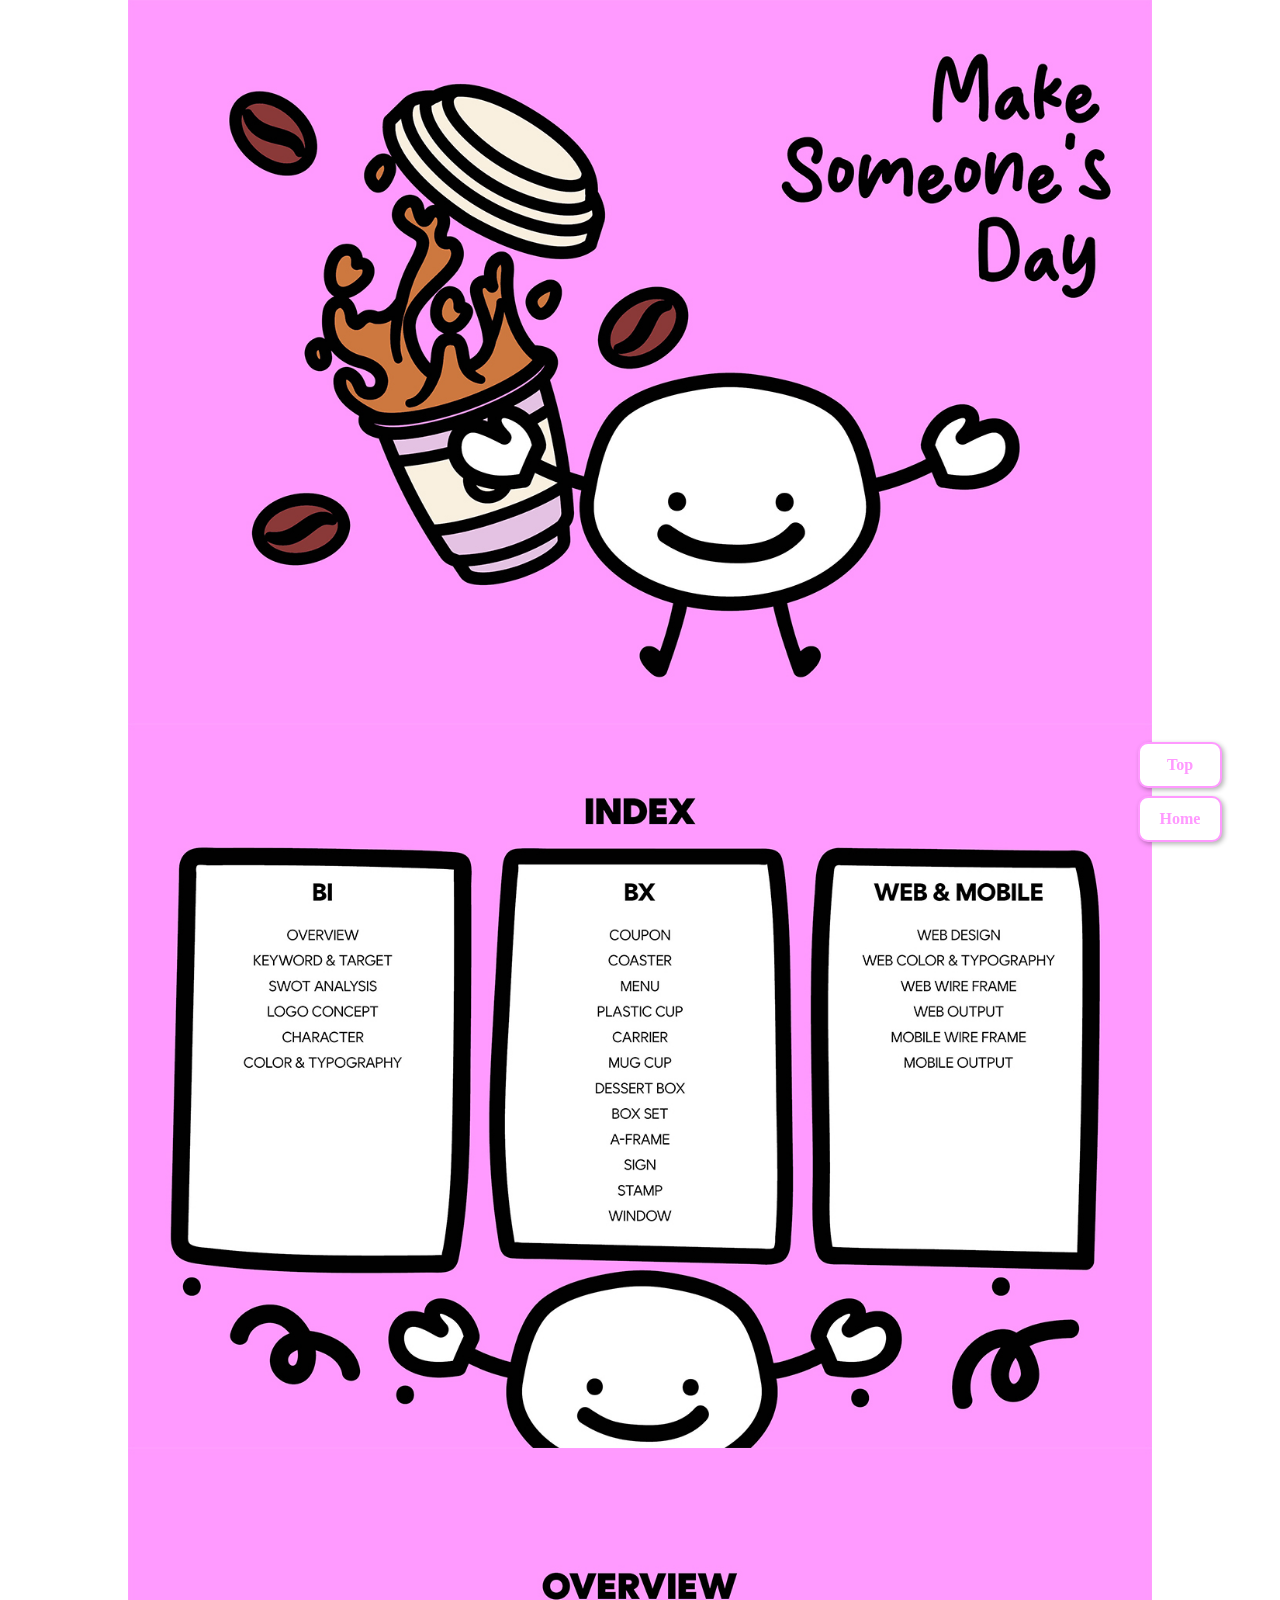
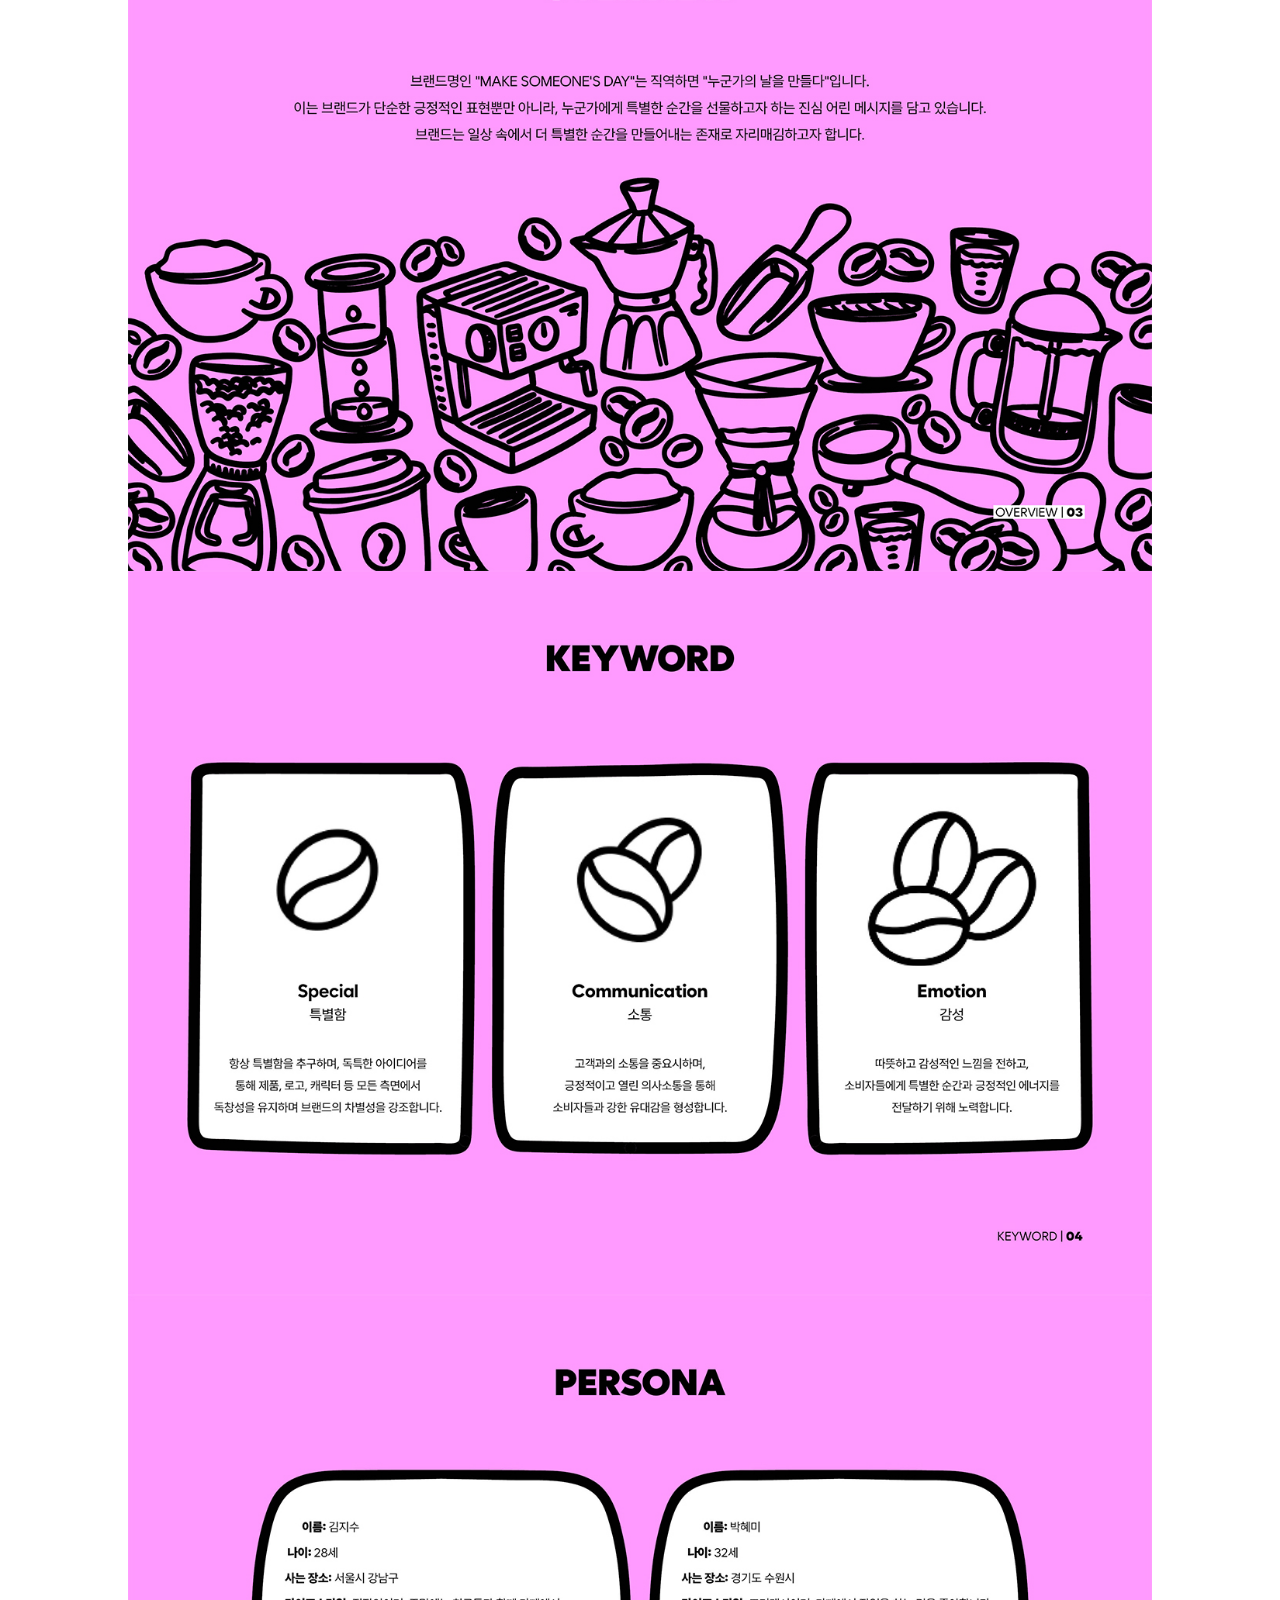
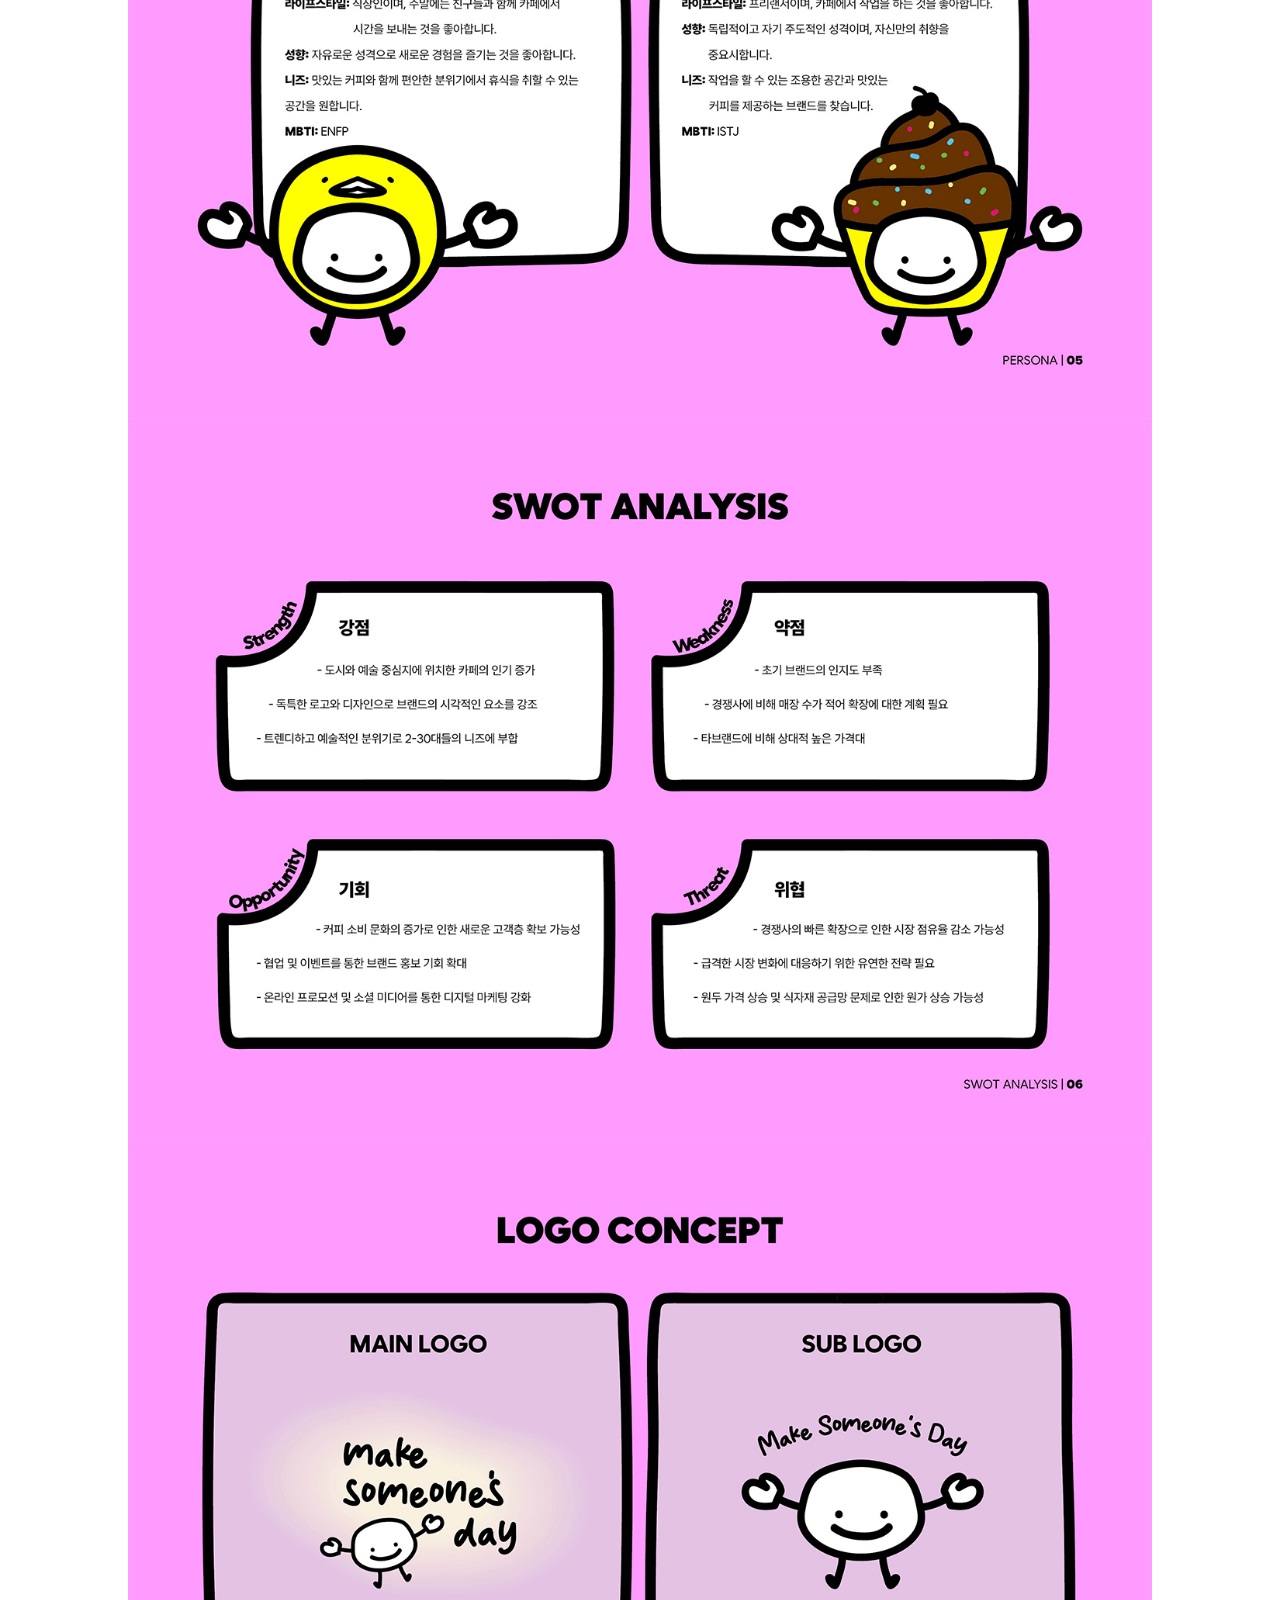
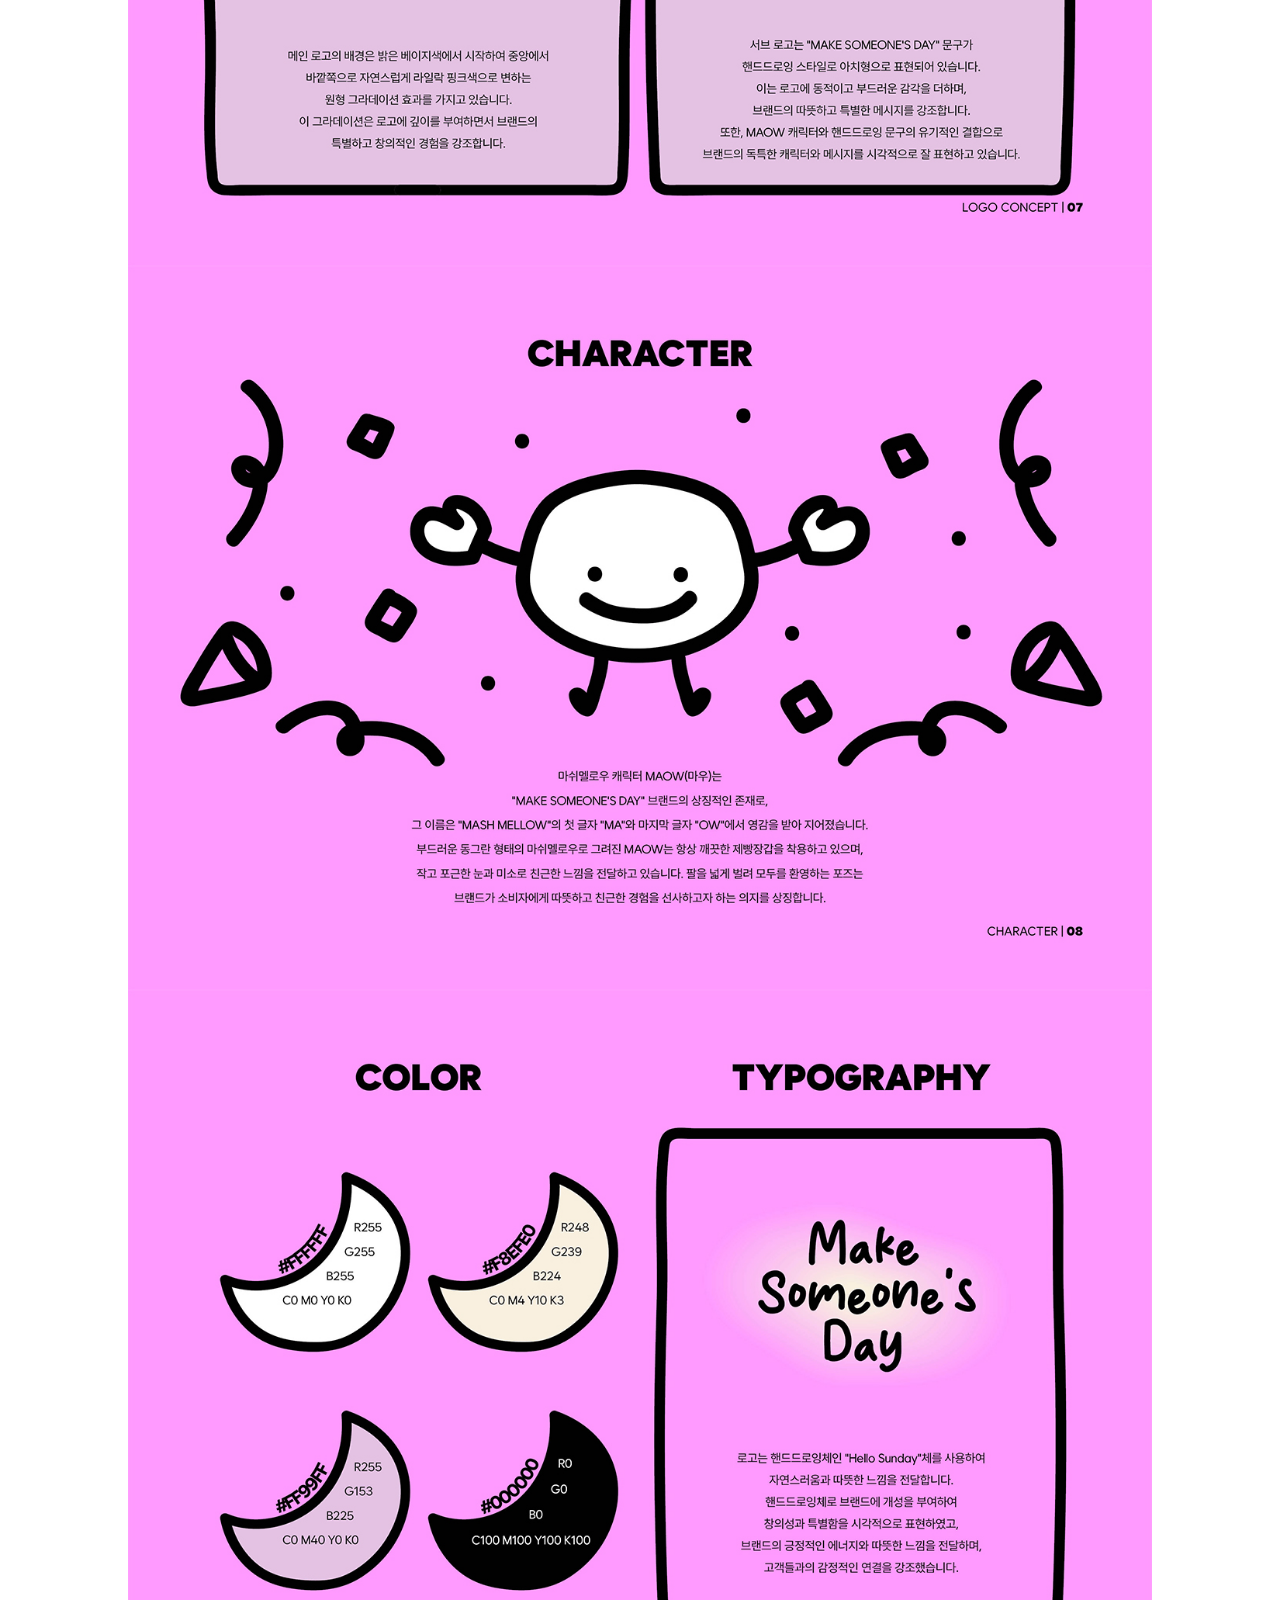
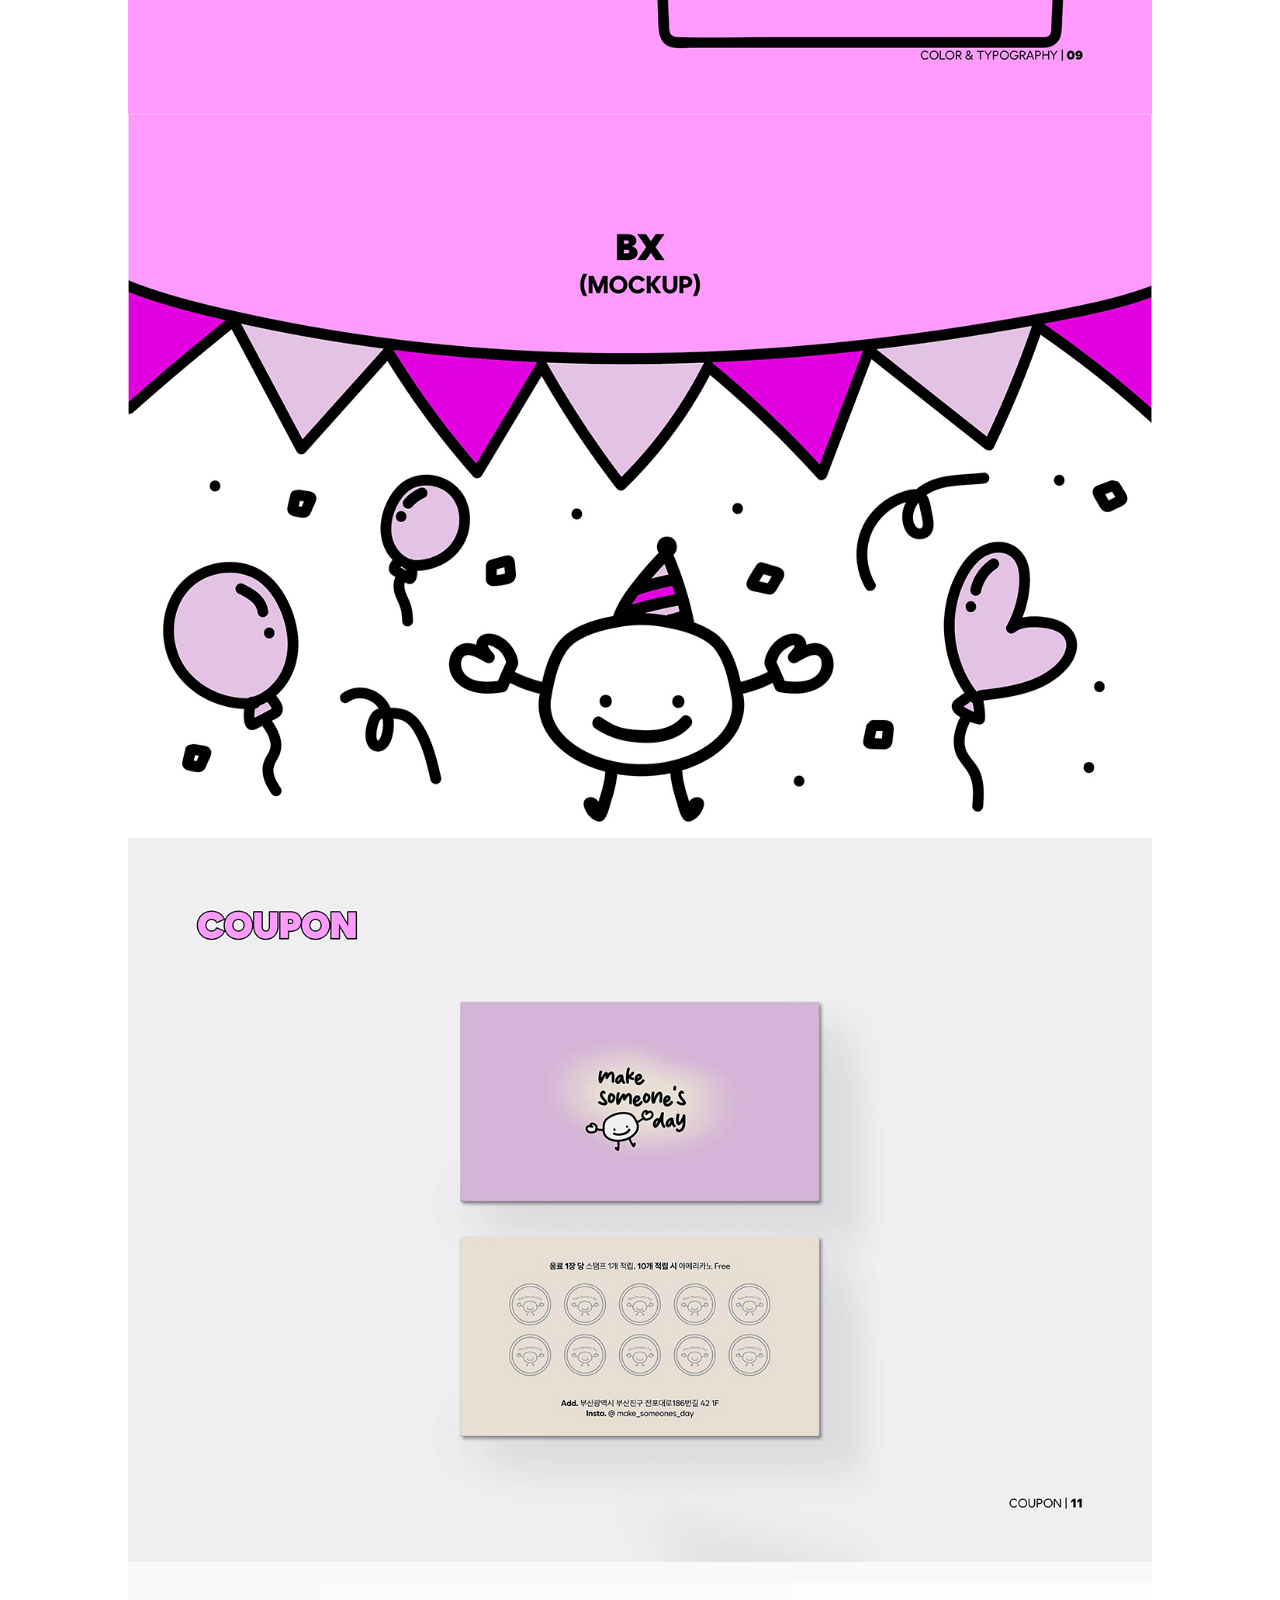
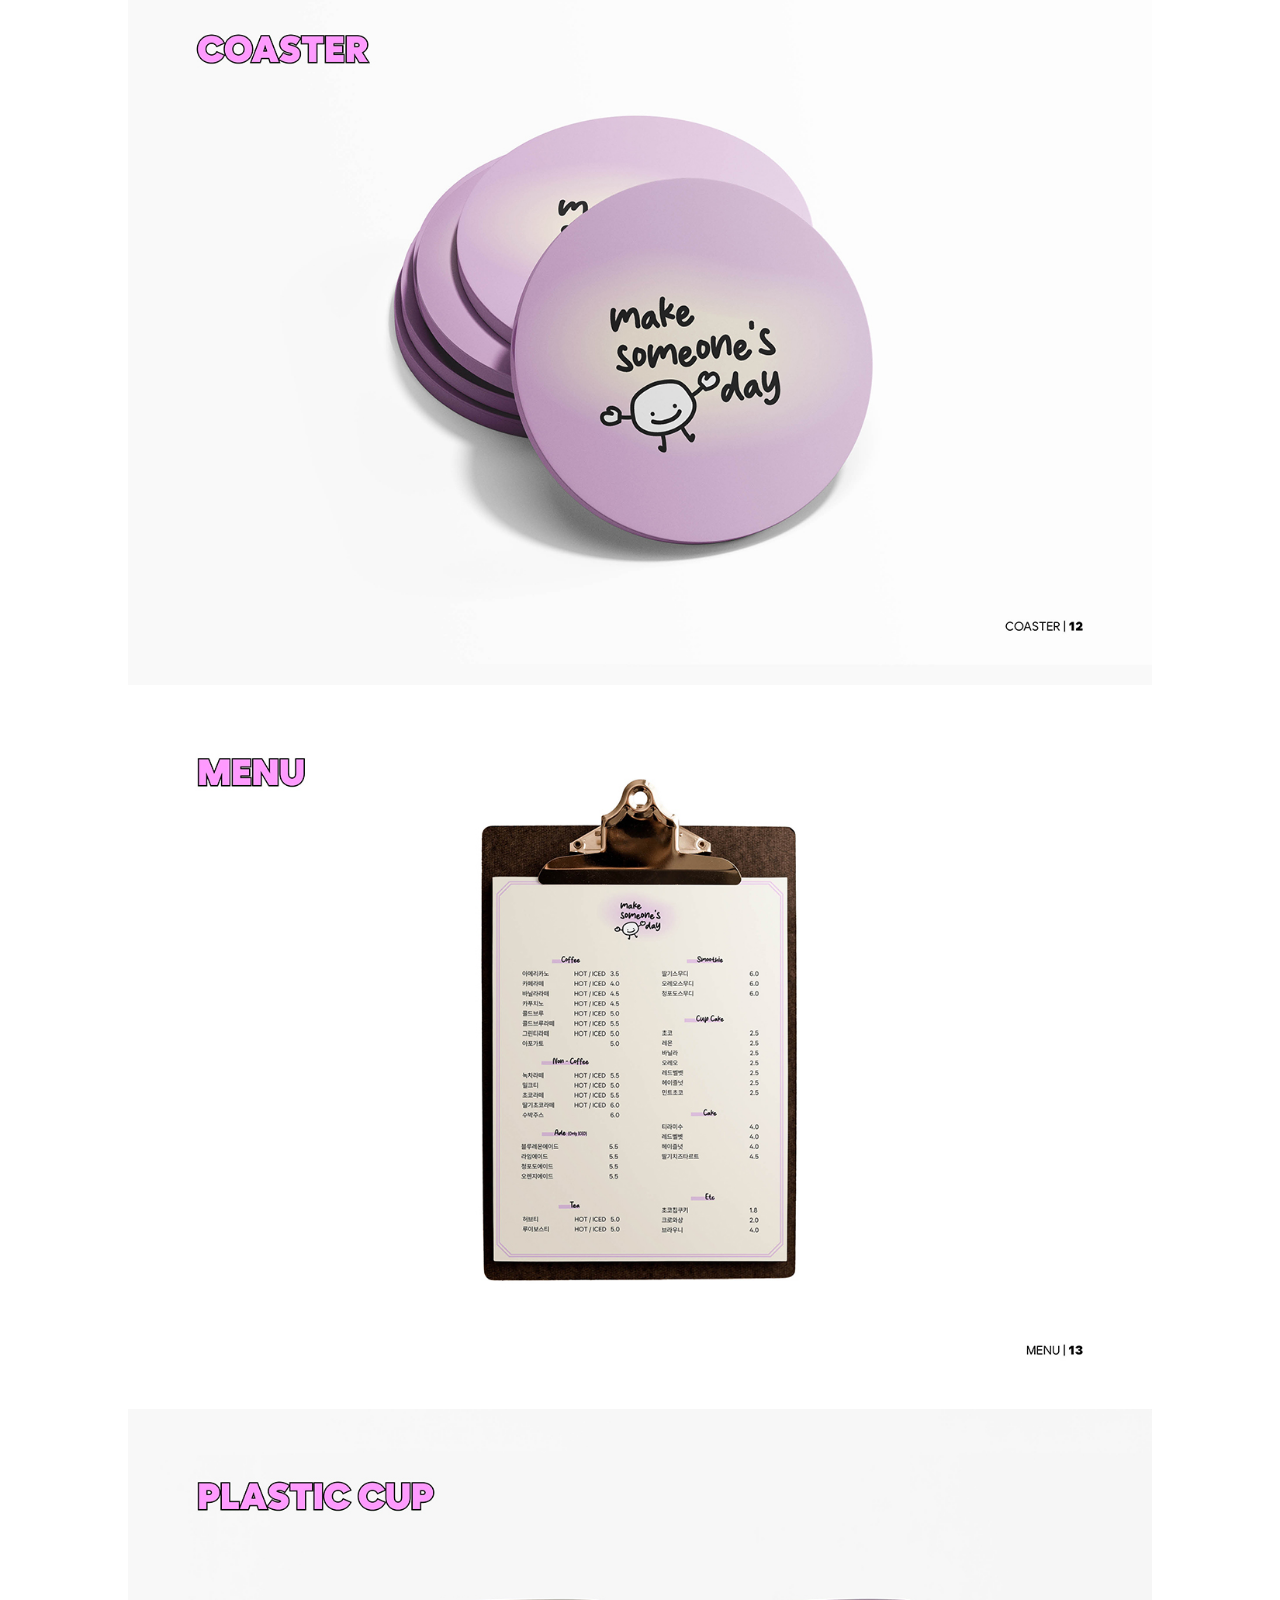
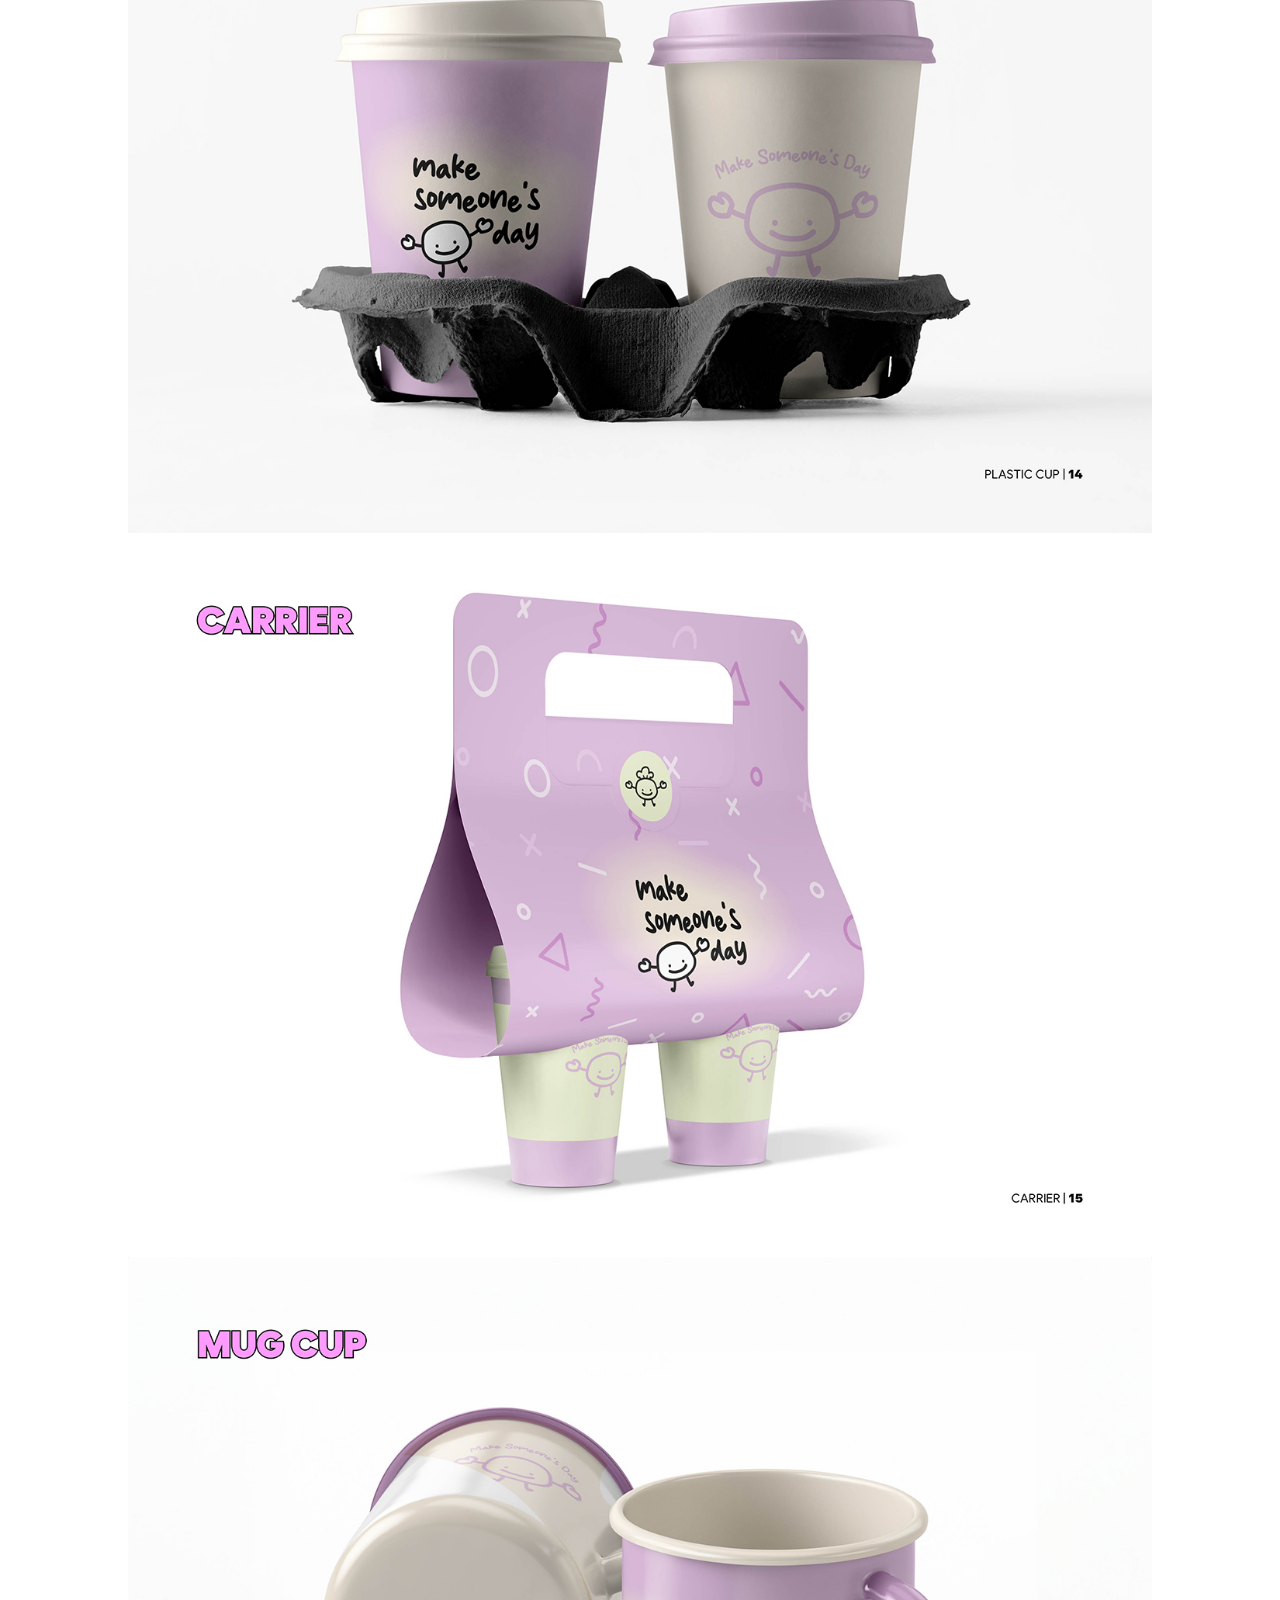
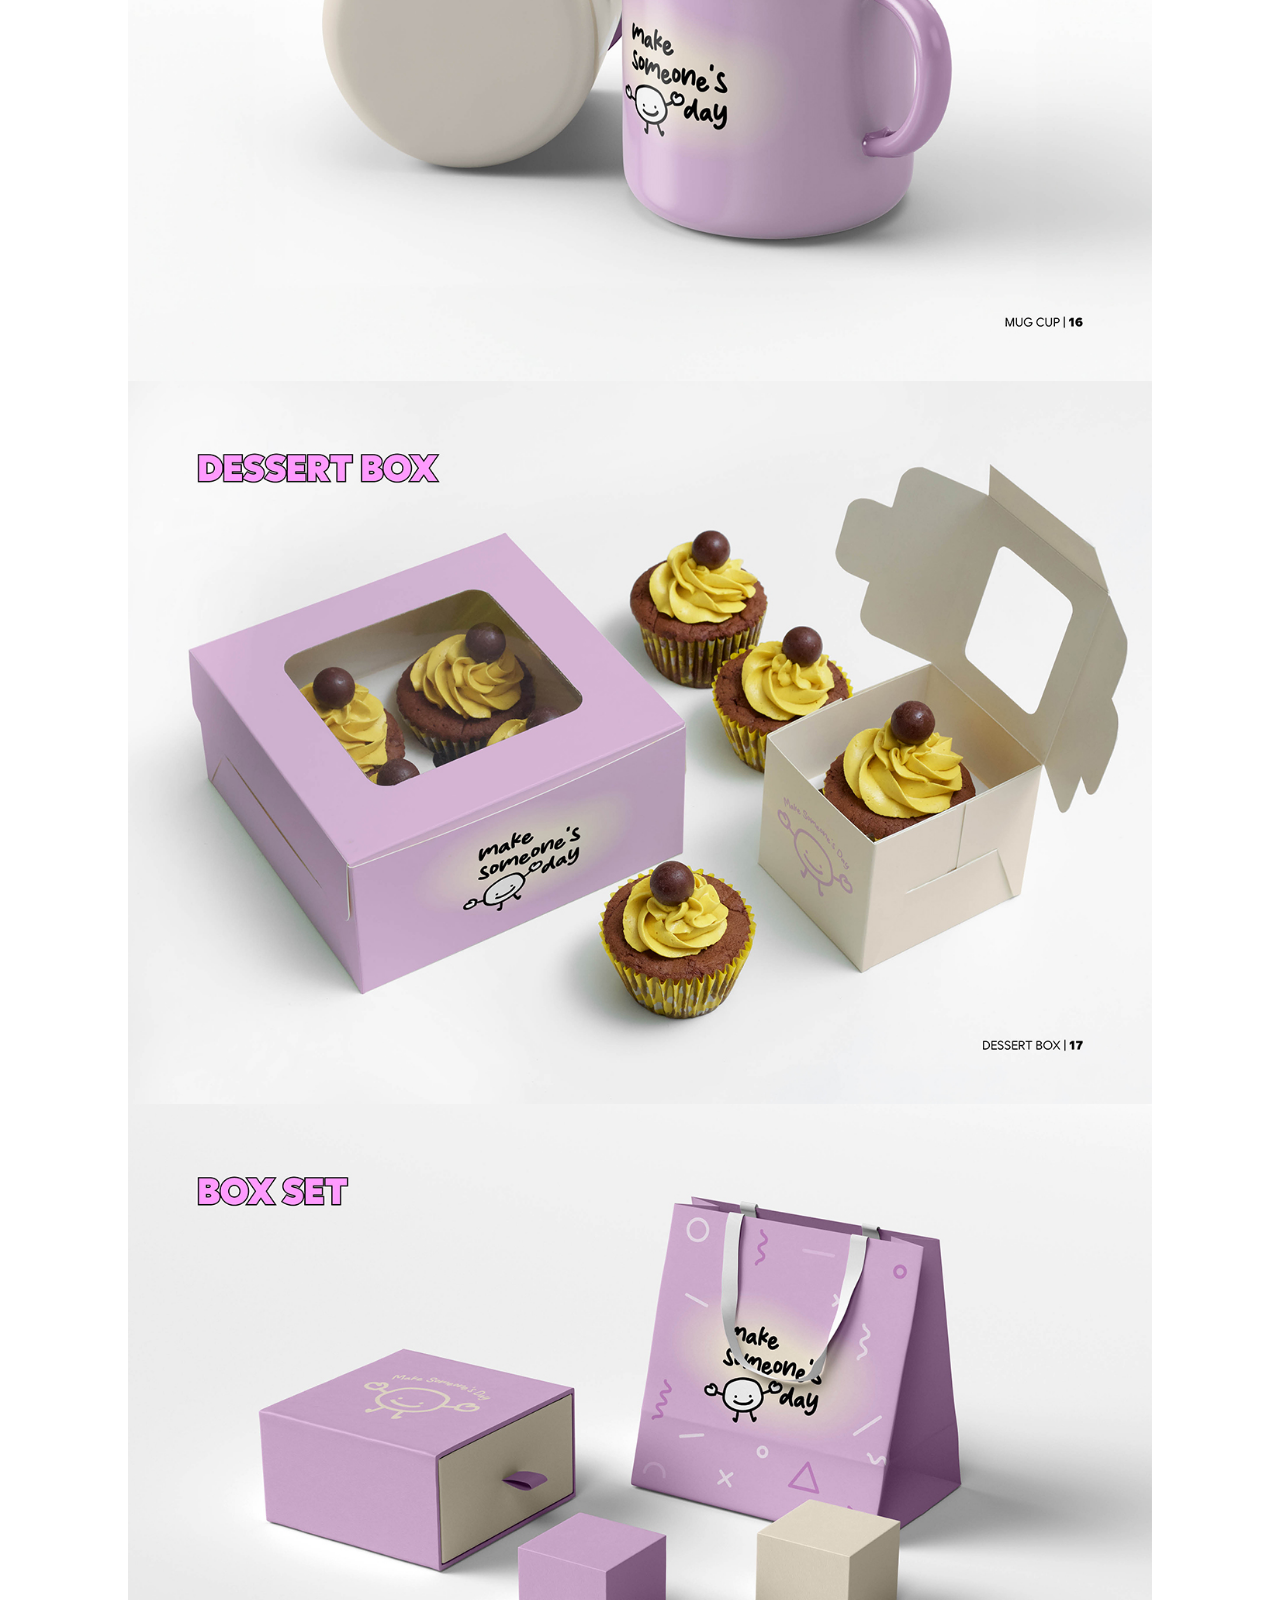
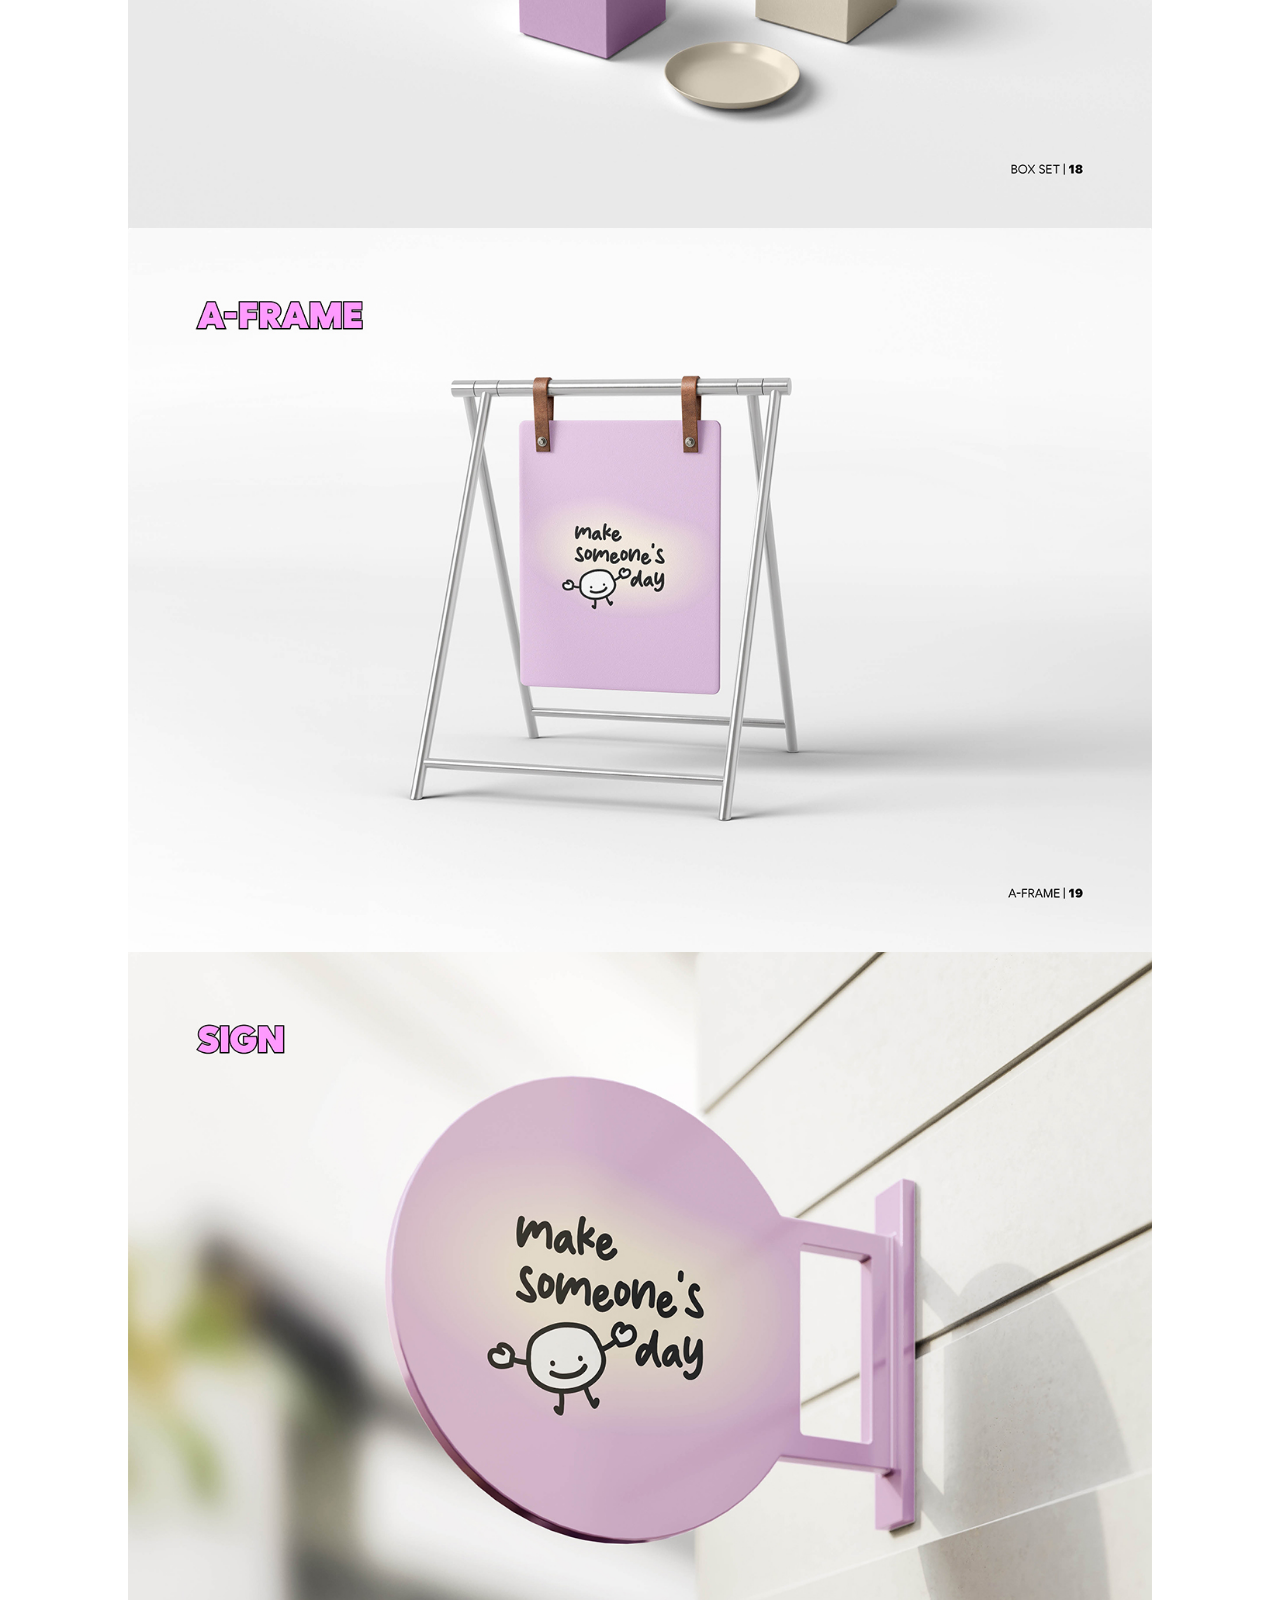
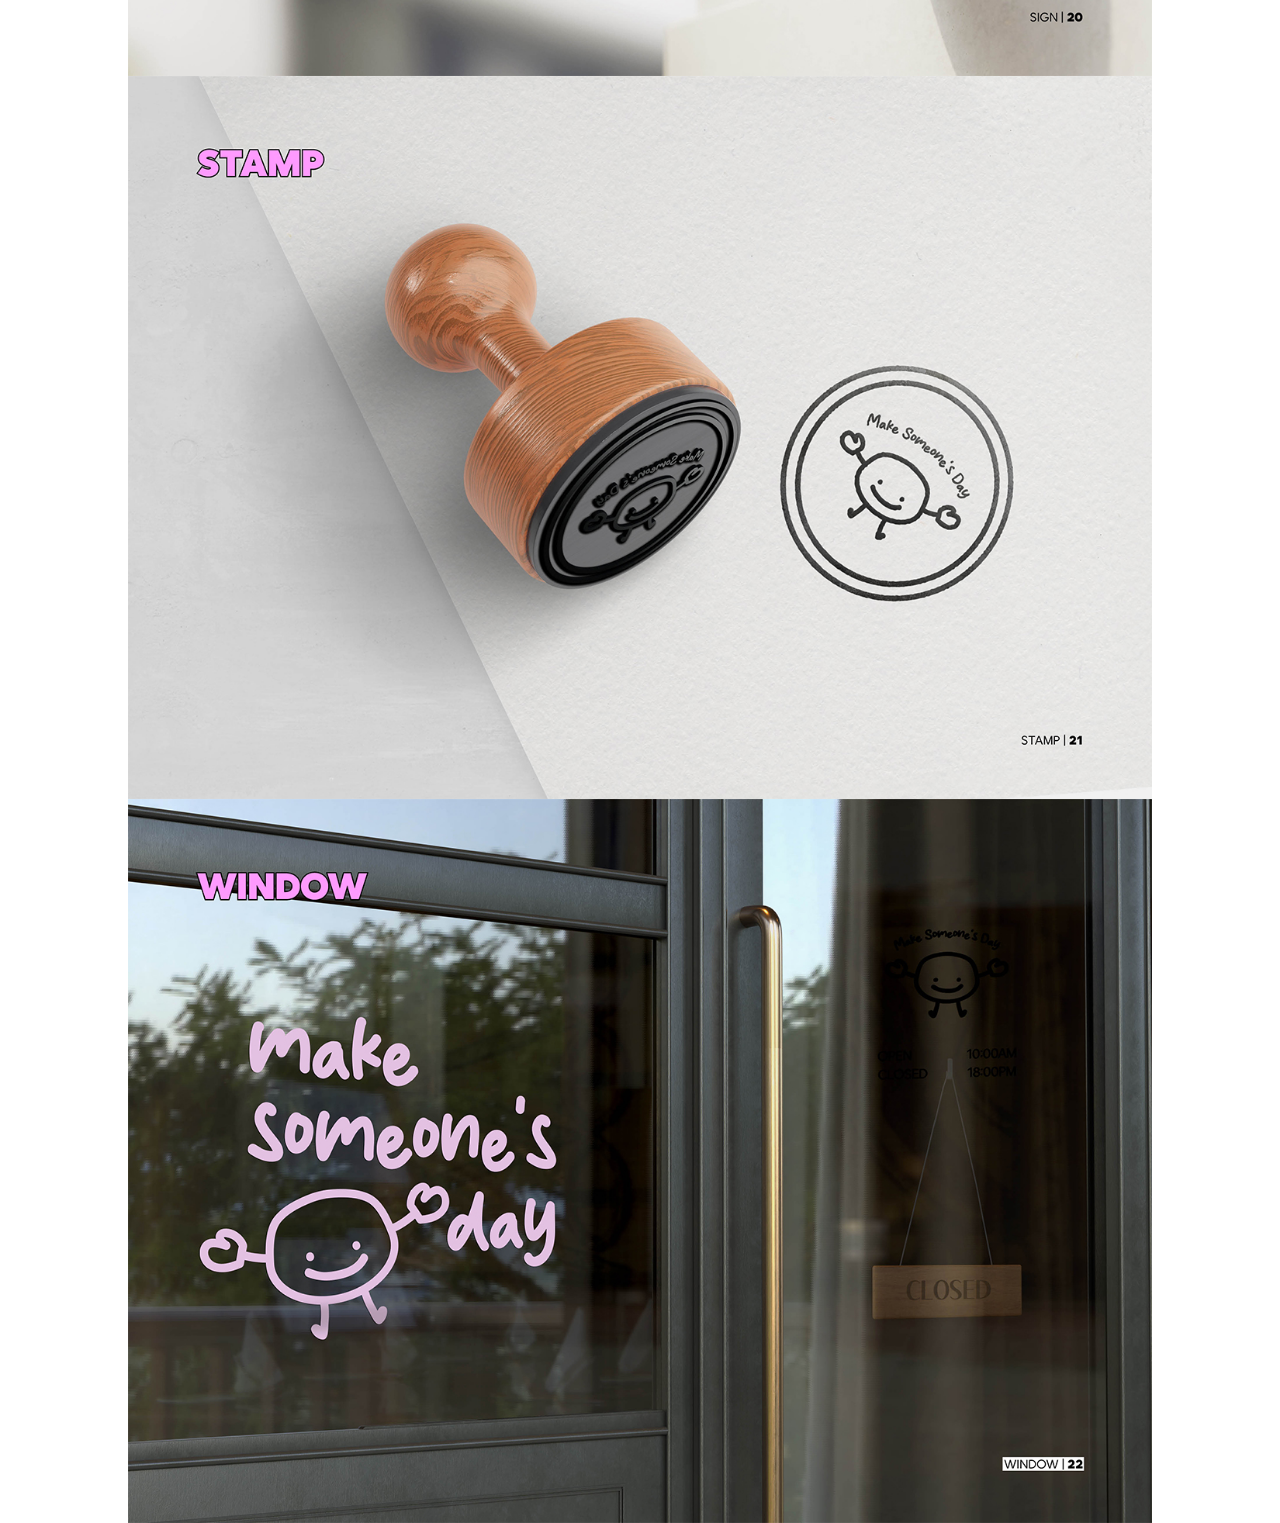
<file: cafe_guide/bi.html>
<!DOCTYPE html>
<html lang="ko">

<head>
    <meta charset="UTF-8">
    <meta http-equiv="X-UA-Compatible" content="IE=edge">
    <meta name="viewport" content="width=device-width, initial-scale=1">
    <title>Make Someone's Day_BI/BX</title>

    <link href="./guide_img/pabicon.png" rel="icon" type="image/png" sizes="32x32"><!--파비콘-->
    <link href="https://webfontworld.github.io/pretendard/Pretendard.css" rel="stylesheet">
    <link rel="stylesheet" href="./guide.css">
</head>

<body>
    <div class="brand1">
        <!-- bi 이미지 넣기(너비 1320px) -->
        <img src="./guide_img/makesomeonesday.jpg" alt="앞표지">
        <img src="./guide_img/makesomeonesday2.jpg" alt="INDEX">
        <img src="./guide_img/makesomeonesday3.jpg" alt="OVERVIEW">
        <img src="./guide_img/makesomeonesday4.jpg" alt="KEYWORD">
        <img src="./guide_img/makesomeonesday5.jpg" alt="PERSONA">
        <img src="./guide_img/makesomeonesday6.jpg" alt="SWOT">
        <img src="./guide_img/makesomeonesday7.jpg" alt="LOGO">
        <img src="./guide_img/makesomeonesday8.jpg" alt="CHARACTER">
        <img src="./guide_img/makesomeonesday9.jpg" alt="COLOR&TYPOGRAPHY">
        <img src="./guide_img/makesomeonesday10.jpg" alt="BX">
        <img src="./guide_img/makesomeonesday11.jpg" alt="COUPON">
        <img src="./guide_img/makesomeonesday12.jpg" alt="COASTER">
        <img src="./guide_img/makesomeonesday13.jpg" alt="MENU">
        <img src="./guide_img/makesomeonesday14.jpg" alt="PLASTIC_CUP">
        <img src="./guide_img/makesomeonesday15.jpg" alt="CARRIER">
        <img src="./guide_img/makesomeonesday16.jpg" alt="MUG_CUP">
        <img src="./guide_img/makesomeonesday17.jpg" alt="DESSERT_BOX">
        <img src="./guide_img/makesomeonesday18.jpg" alt="BOX_SET">
        <img src="./guide_img/makesomeonesday19.jpg" alt="A-FRAME">
        <img src="./guide_img/makesomeonesday20.jpg" alt="SIGN">
        <img src="./guide_img/makesomeonesday21.jpg" alt="STAMP">
        <img src="./guide_img/makesomeonesday22.jpg" alt="WINDOW">

        <!-- 버튼 -->
        <ul class="btn_1">
            <li><a href="#">Top</a></li>
            <li><a href="../index.html#projects">Home</a></li>
        </ul>
    </div>

    <script src="https://code.jquery.com/jquery-2.2.0.min.js"></script><!-- 제이쿼리 라이브러리,수정X -->
    <script>
        $('.btn_1 li:nth-of-type(1)').click(function () {
            $('html, body').animate({ scrollTop: 0 }, 400);
            return false;
        });
    </script>
</body>

</html>
</file>
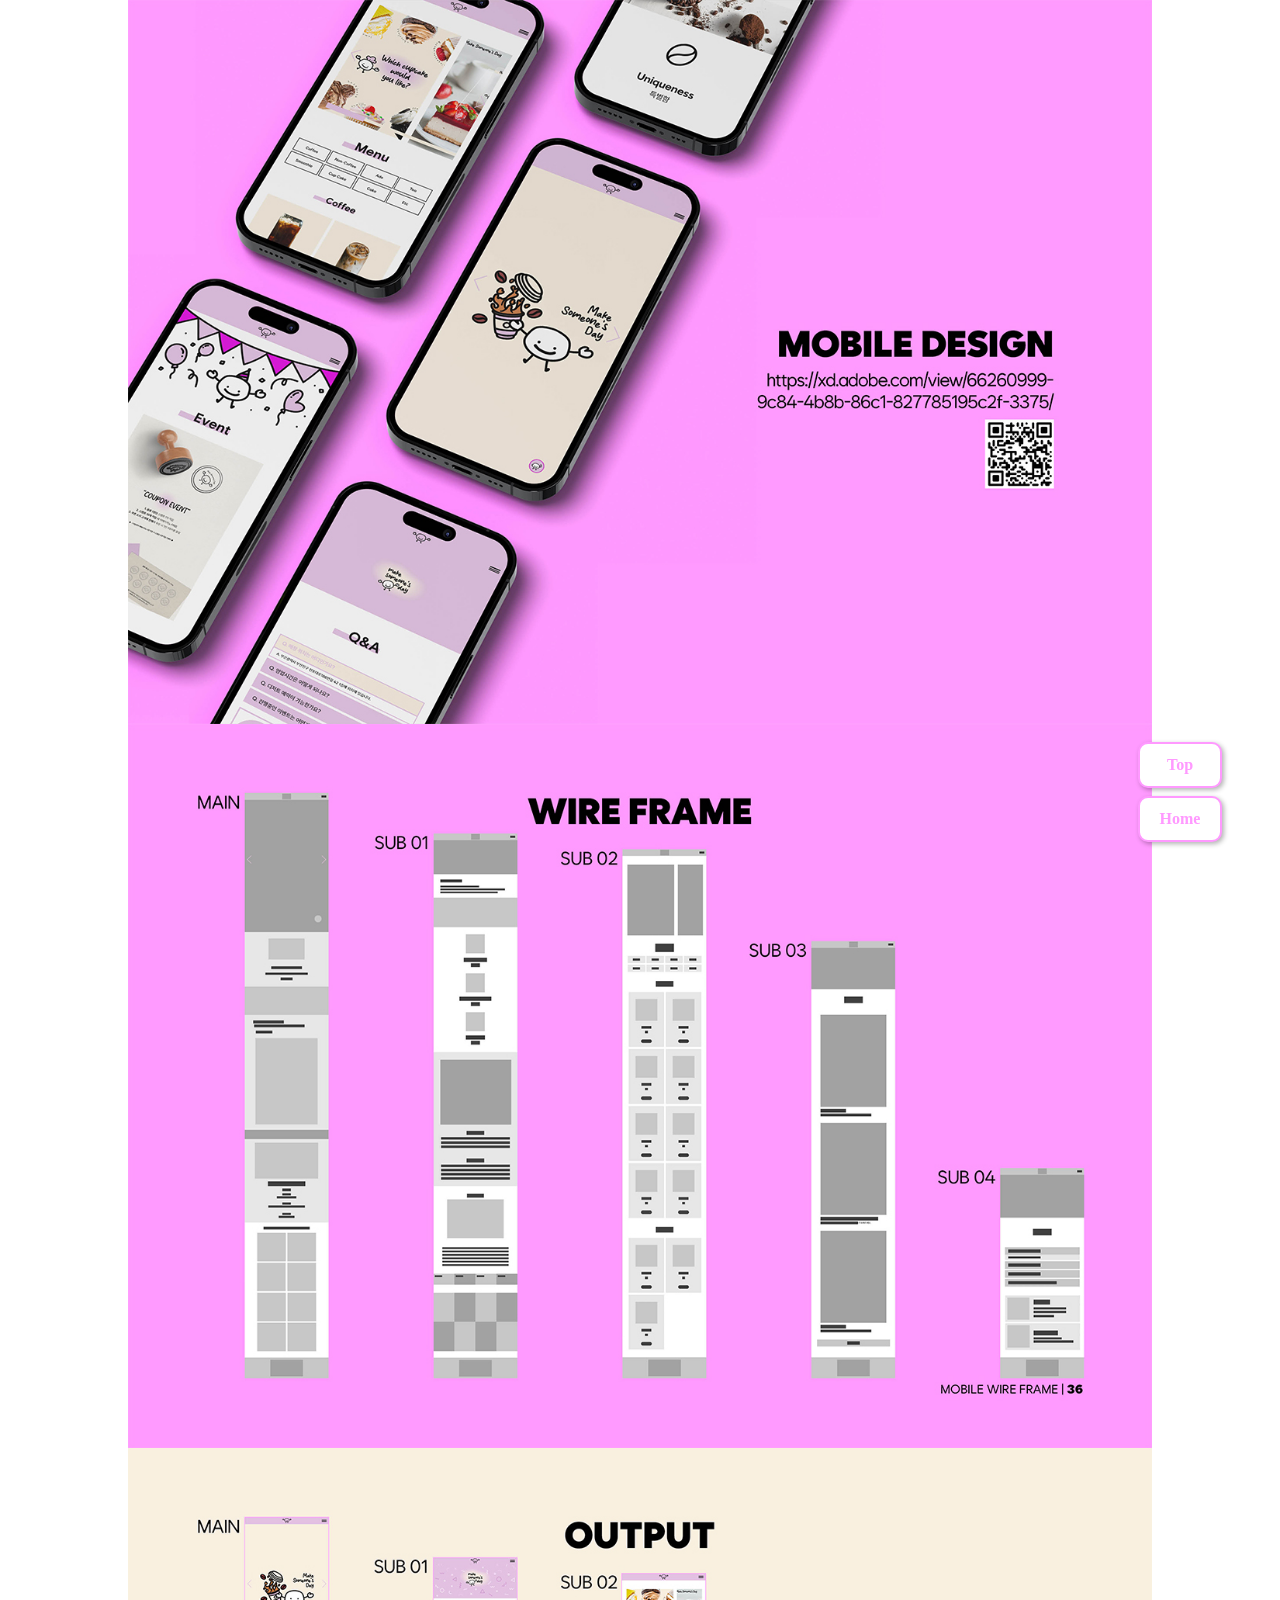
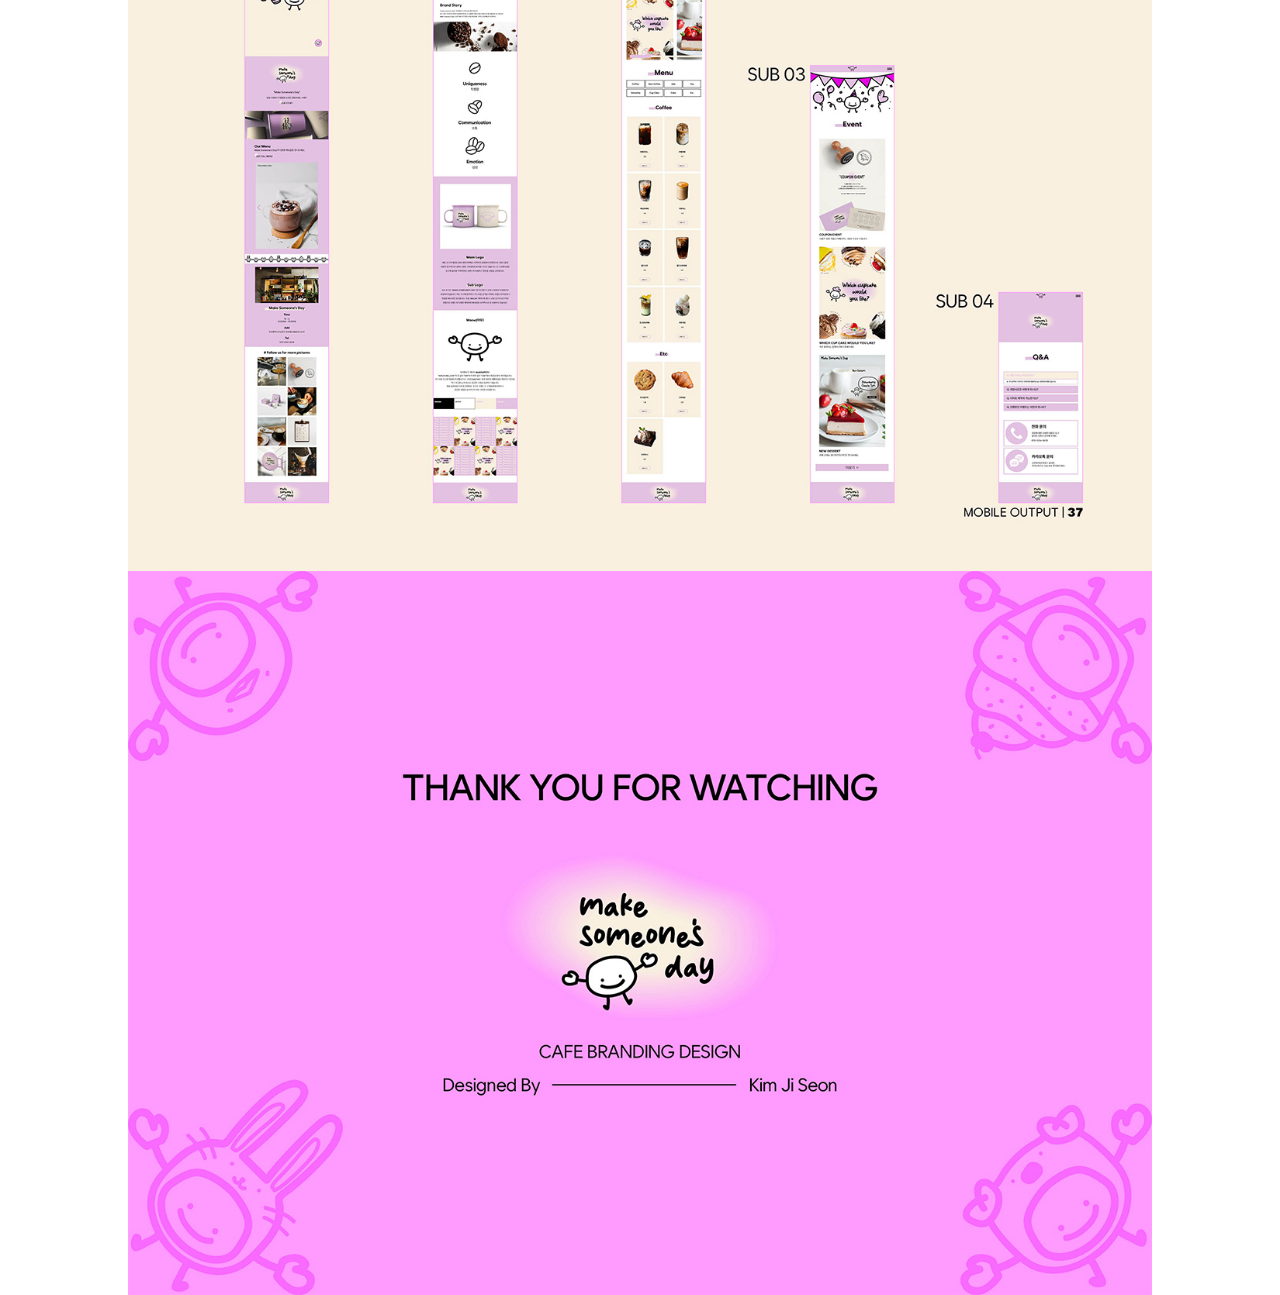
<file: cafe_guide/mobile.html>
<!DOCTYPE html>
<html lang="ko">
<head>
    <meta charset="UTF-8">
    <meta http-equiv="X-UA-Compatible" content="IE=edge">
    <meta name="viewport" content="width=device-width, initial-scale=1">
    <title>Make Someone's Day_MOBILE</title>
    
    <link href="./guide_img/pabicon.png" rel="icon" type="image/png" sizes="32x32"><!--파비콘-->
    <link href="https://webfontworld.github.io/pretendard/Pretendard.css" rel="stylesheet">
    <link rel="stylesheet" href="./guide.css">
</head>
<body>
    <div class="brand1">
        <img src="./guide_img/makesomeonesday35.jpg" alt="mobile_design">
        <img src="./guide_img/makesomeonesday36.jpg" alt="mobile_wireframe">
        <img src="./guide_img/makesomeonesday37.jpg" alt="mobile_output">
        <img src="./guide_img/makesomeonesday38.jpg" alt="뒷표지">

        <!-- 버튼 -->
        <ul class="btn_1">
			<li><a href="#">Top</a></li>
			<li><a href="../index.html#projects">Home</a></li>
		</ul>
    </div>

    
    <script src="https://code.jquery.com/jquery-2.2.0.min.js"></script><!-- 제이쿼리 라이브러리,수정X -->
    <script>
        $('.btn_1 li:nth-of-type(1)').click(function () {
            $('html, body').animate({ scrollTop: 0 }, 400);
            return false;
        });
    </script>
</body>
</html>
</file>
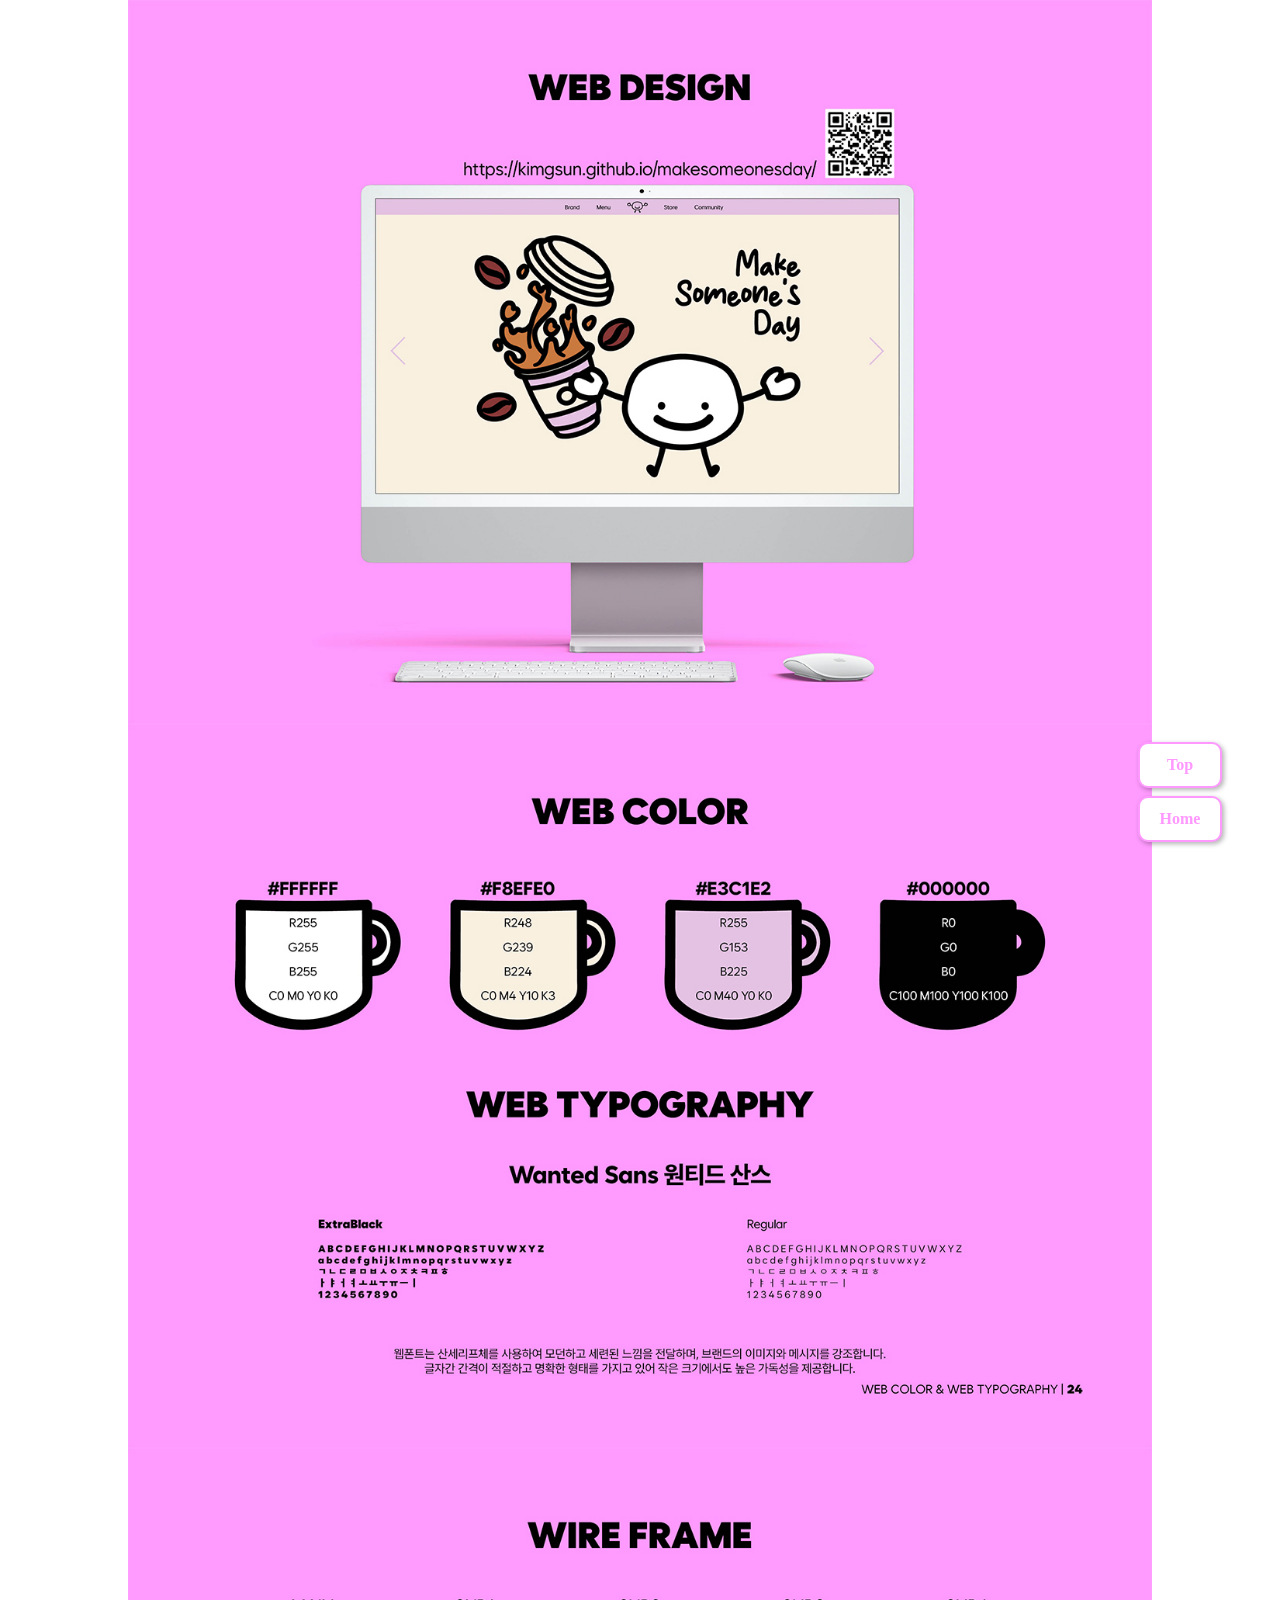
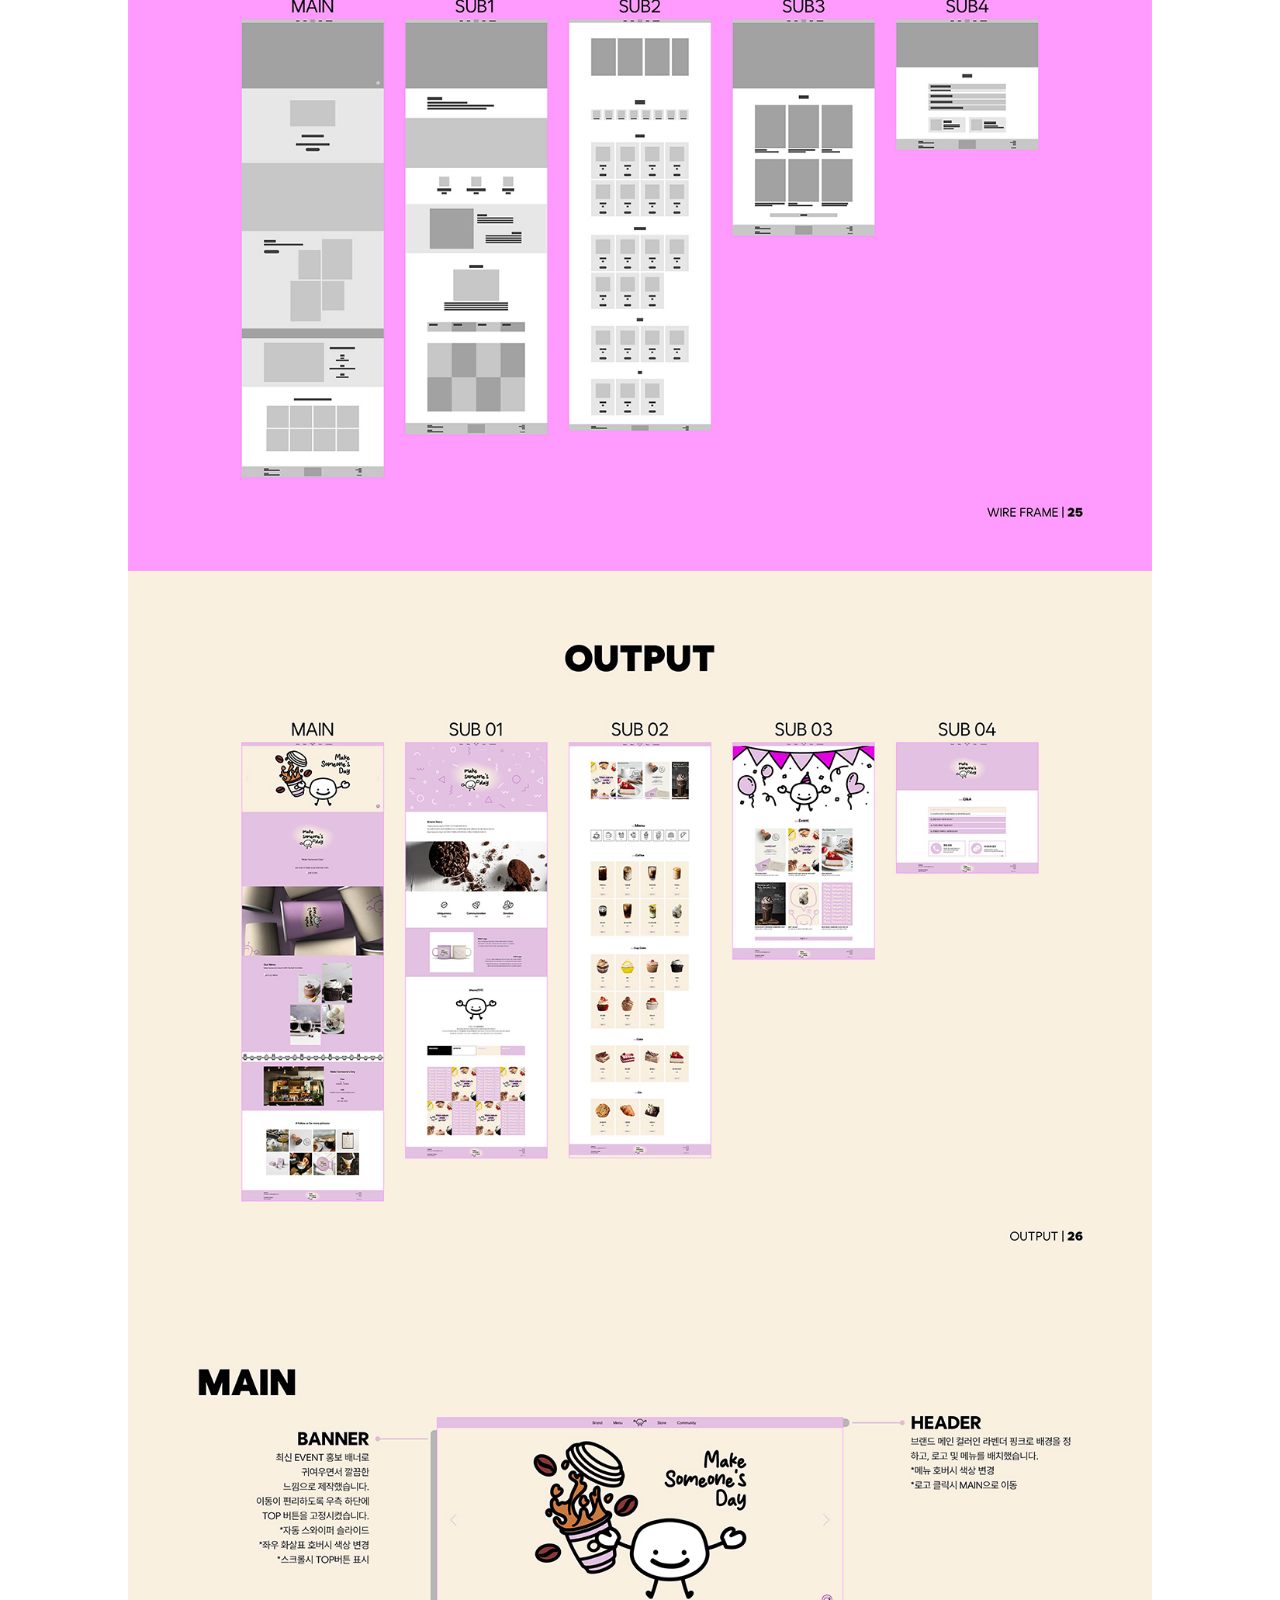
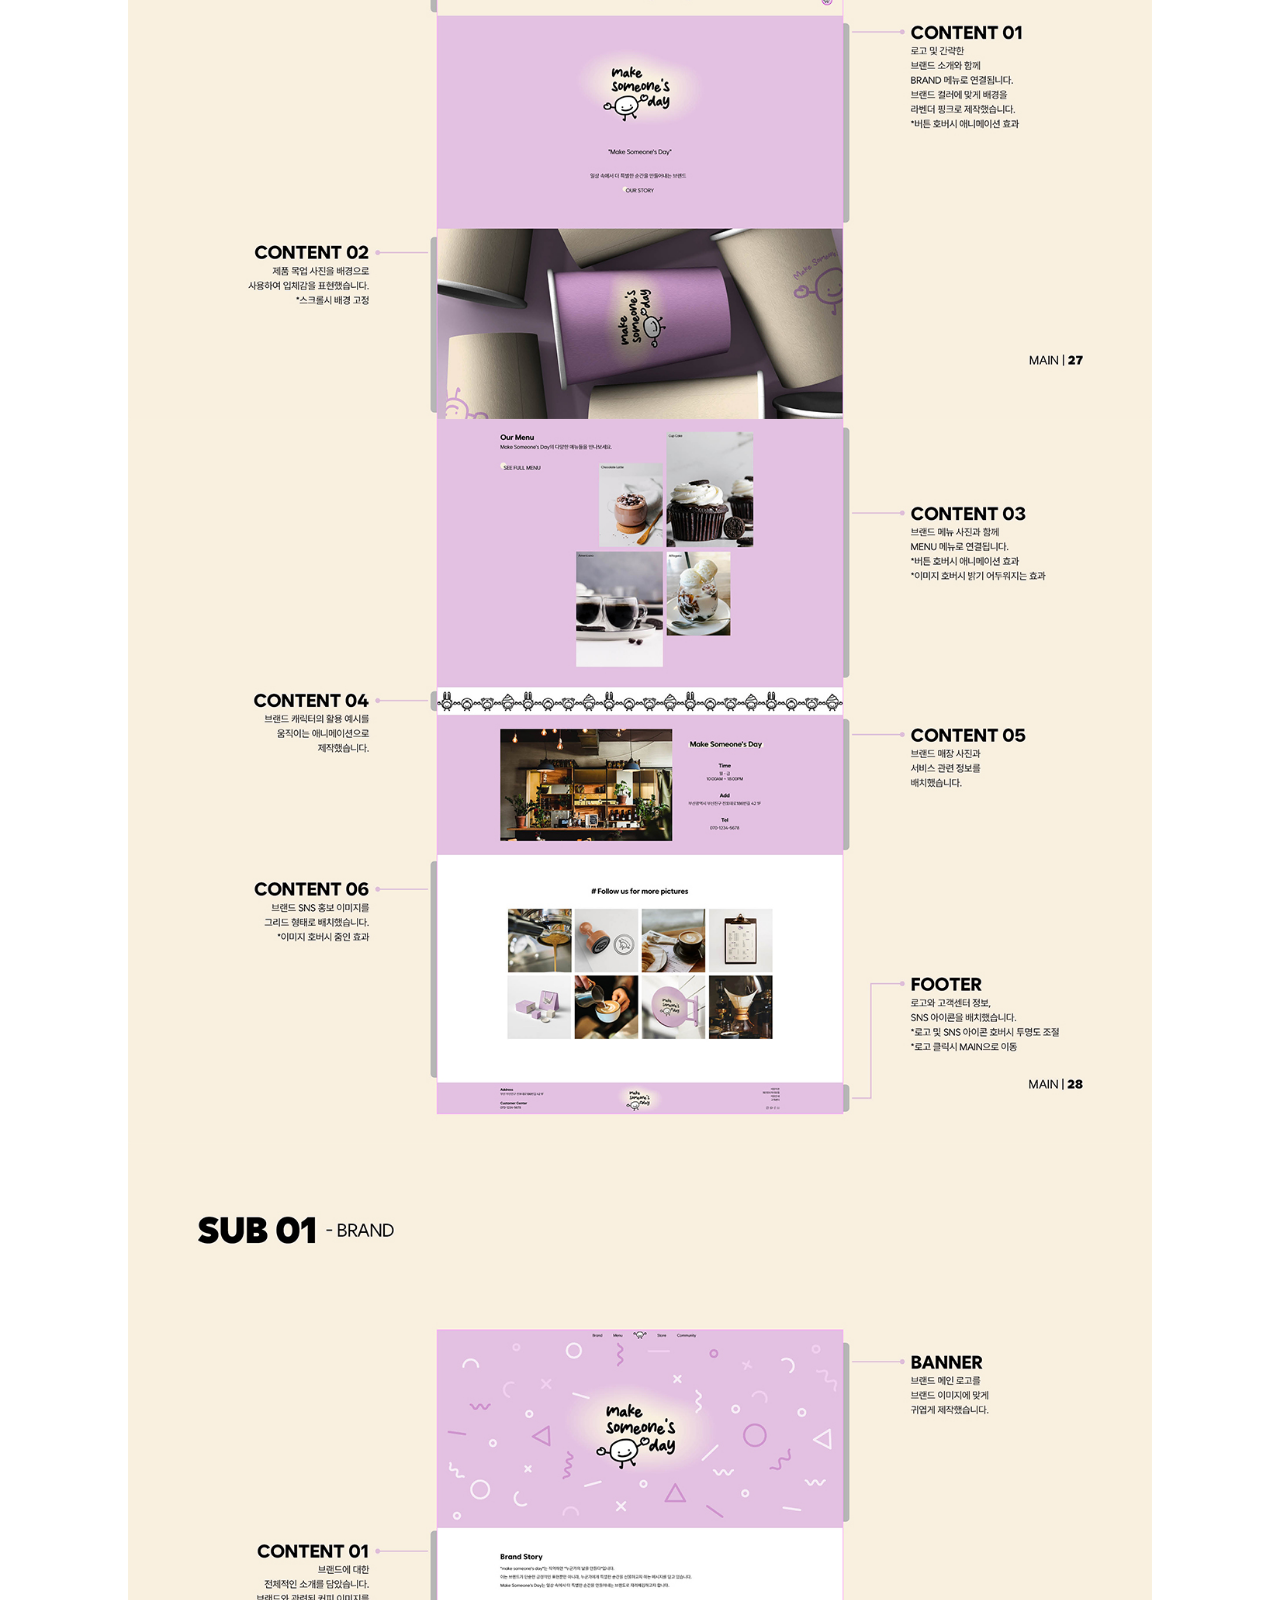
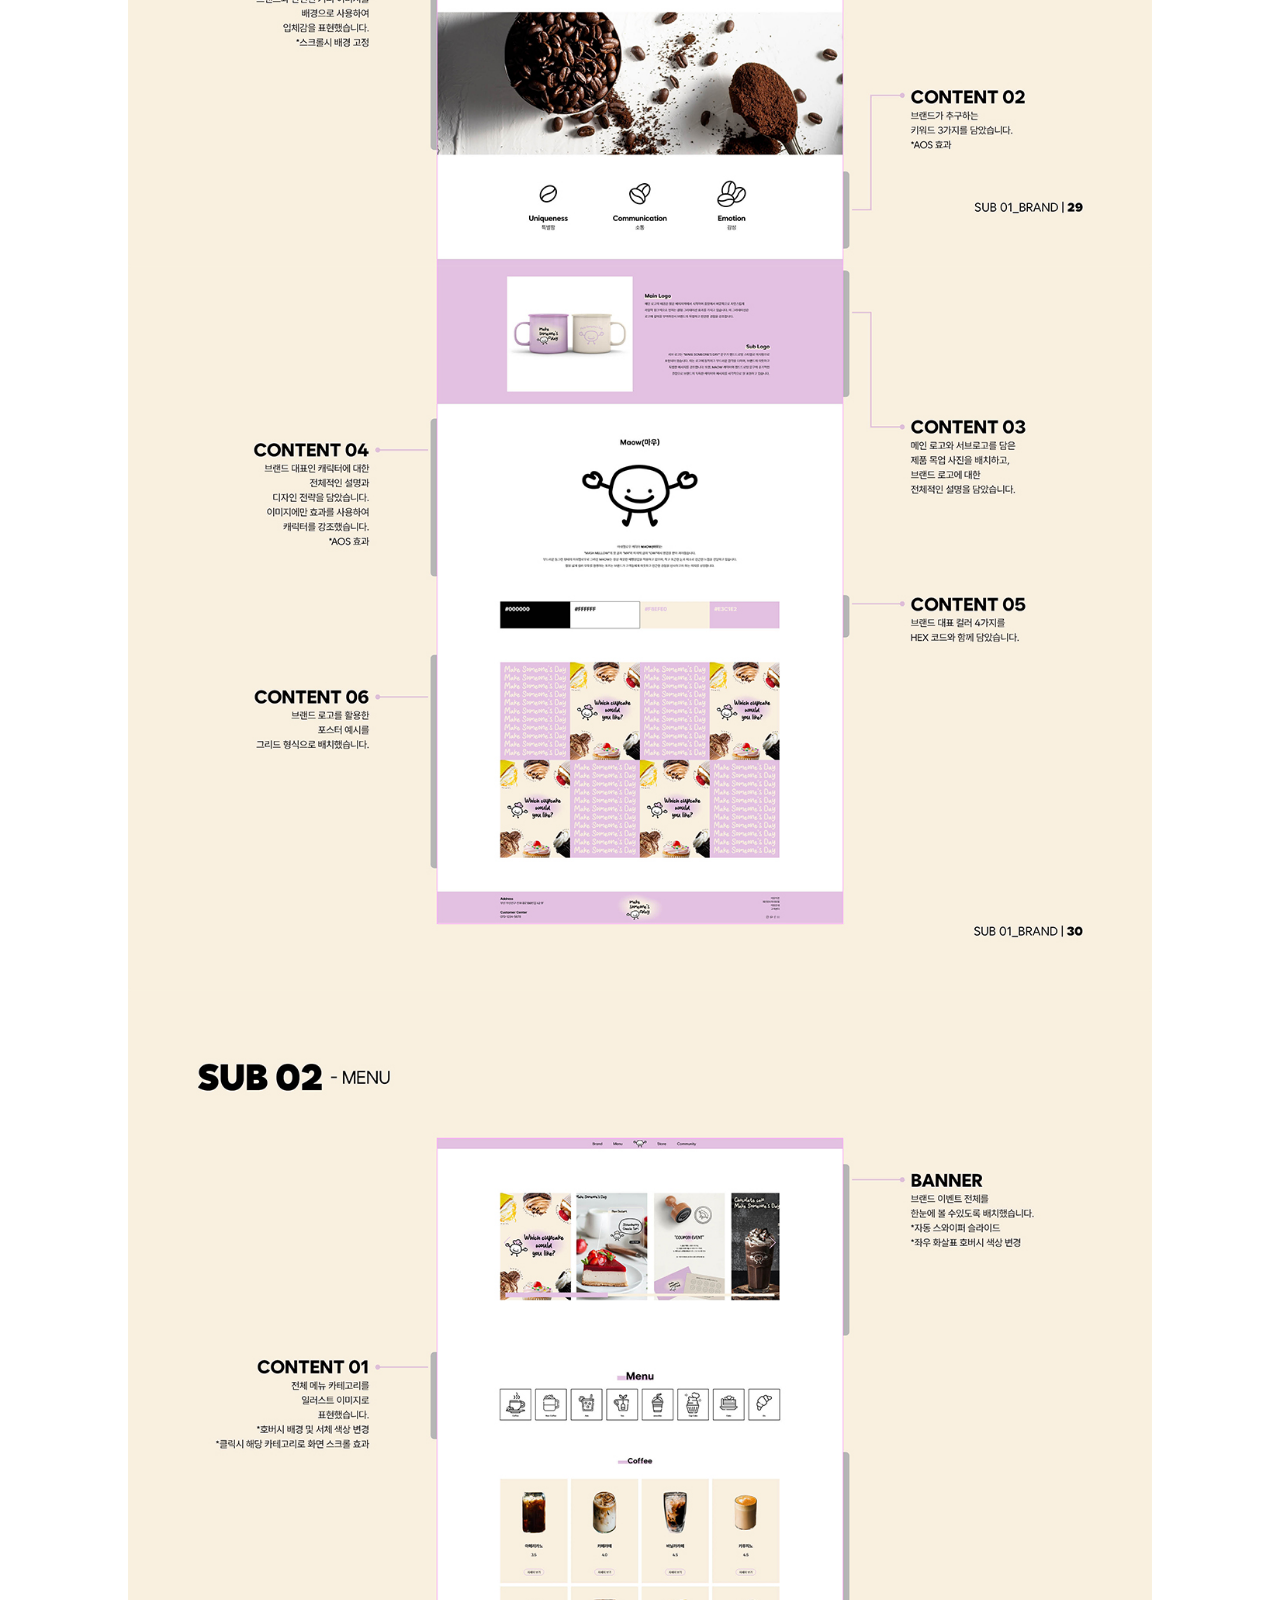
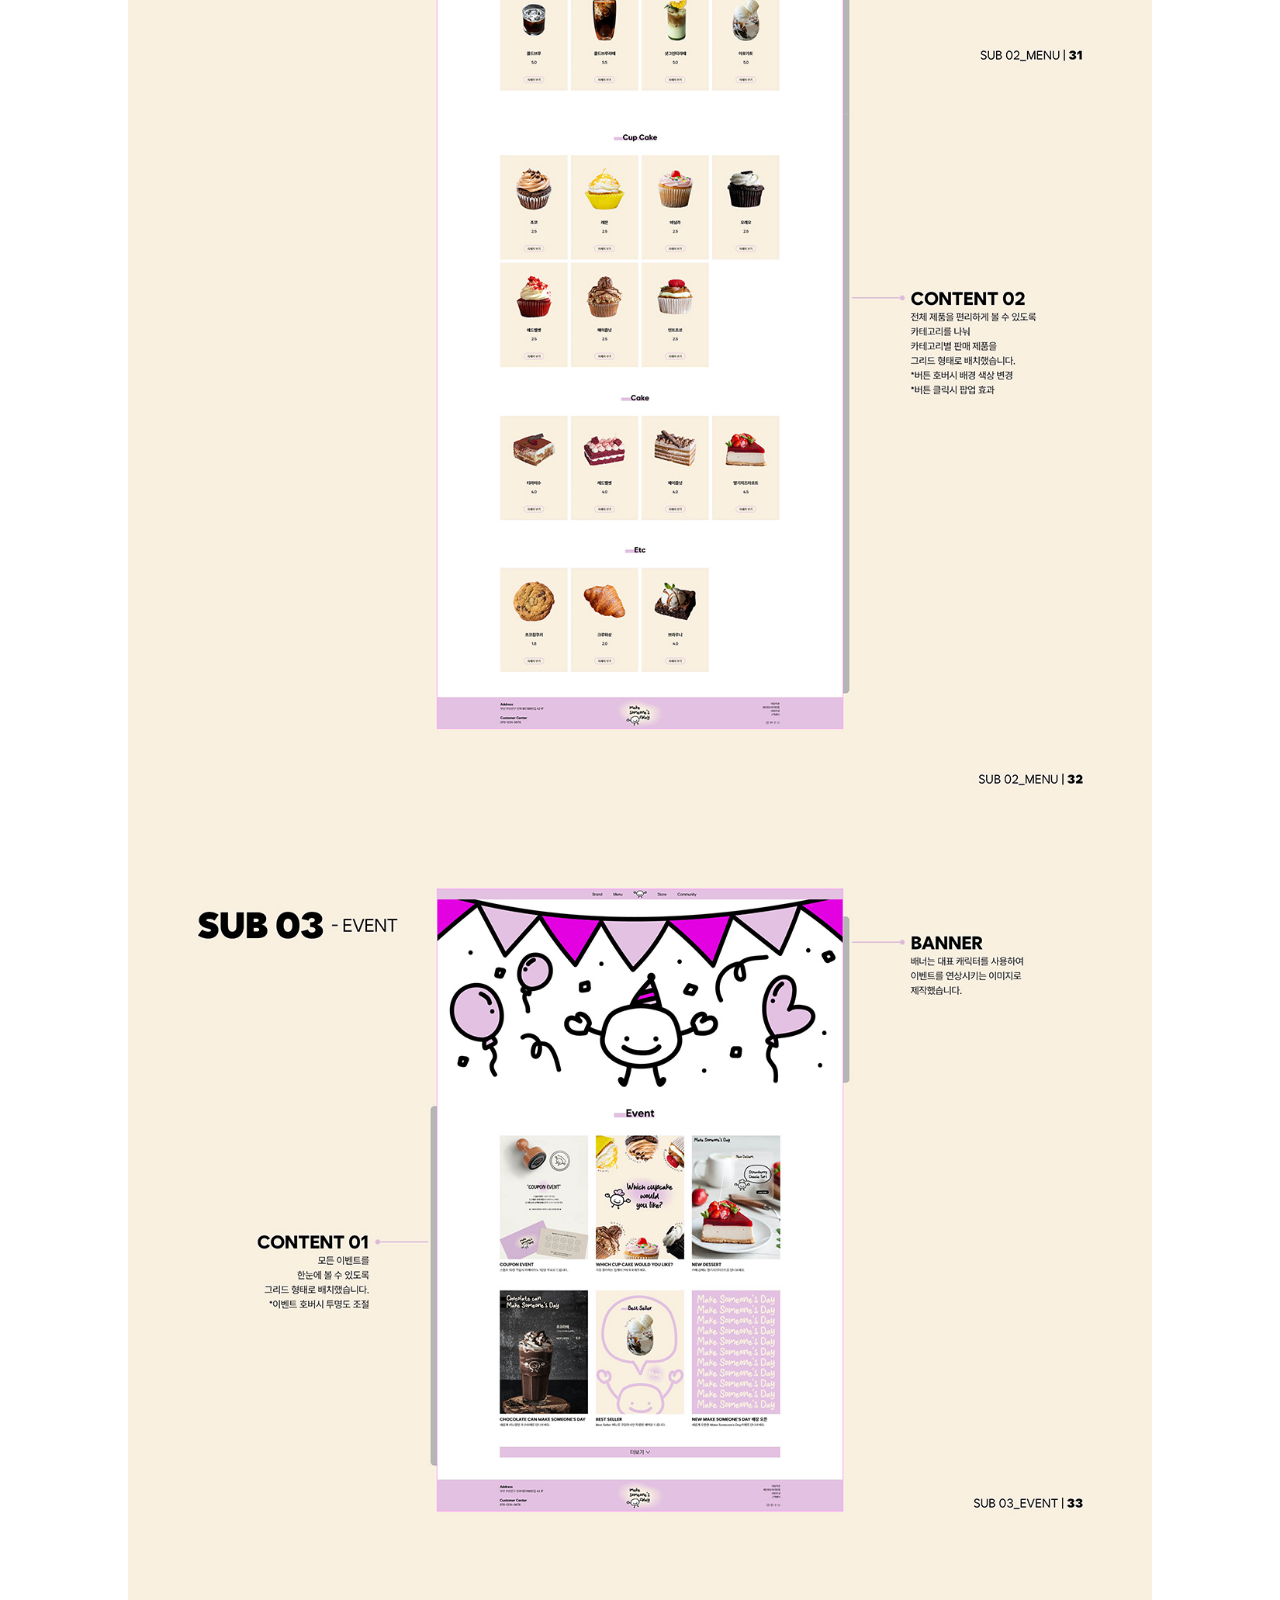
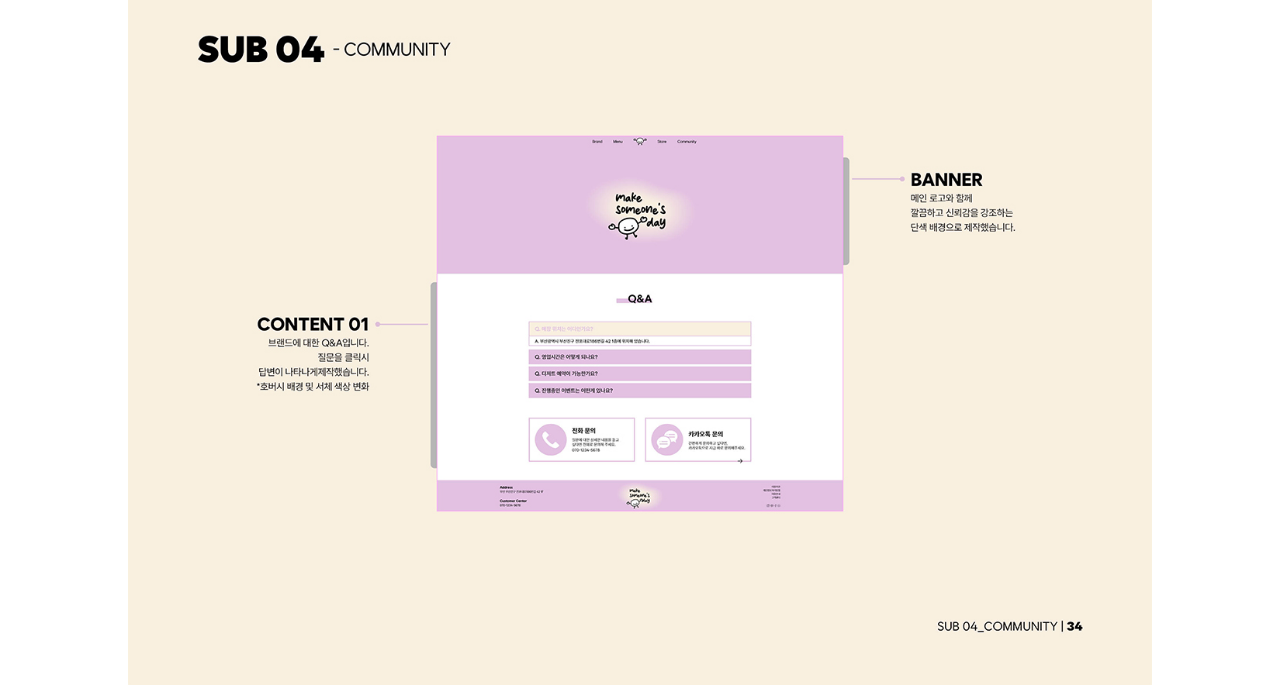
<file: cafe_guide/web.html>
<!DOCTYPE html>
<html lang="ko">
<head>
    <meta charset="UTF-8">
    <meta http-equiv="X-UA-Compatible" content="IE=edge">
    <meta name="viewport" content="width=device-width, initial-scale=1">
    <title>Make Someone's Day_WEB</title>
    
    <link href="./guide_img/pabicon.png" rel="icon" type="image/png" sizes="32x32"><!--파비콘-->
    <link href="https://webfontworld.github.io/pretendard/Pretendard.css" rel="stylesheet">
    <link rel="stylesheet" href="./guide.css">
</head>
<body>
    <div class="brand1">
        <img src="./guide_img/makesomeonesday23.jpg" alt="WEB_DESIGN">
        <img src="./guide_img/makesomeonesday24.jpg" alt="WEB_COLOR&TYPOGRAPHY">
        <img src="./guide_img/makesomeonesday25.jpg" alt="WIREFRAME">
        <img src="./guide_img/makesomeonesday26.jpg" alt="OUTPUT">
        <img src="./guide_img/makesomeonesday27.jpg" alt="MAIN">
        <img src="./guide_img/makesomeonesday28.jpg" alt="MAIN">
        <img src="./guide_img/makesomeonesday29.jpg" alt="SUB01">
        <img src="./guide_img/makesomeonesday30.jpg" alt="SUB01">
        <img src="./guide_img/makesomeonesday31.jpg" alt="SUB02">
        <img src="./guide_img/makesomeonesday32.jpg" alt="SUB02">
        <img src="./guide_img/makesomeonesday33.jpg" alt="SUB03">
        <img src="./guide_img/makesomeonesday34.jpg" alt="SUB04">

        <!-- 버튼 -->
        <ul class="btn_1">
			<li><a href="#">Top</a></li>
			<li><a href="../index.html#projects">Home</a></li>
		</ul>
    </div>

    
    <script src="https://code.jquery.com/jquery-2.2.0.min.js"></script><!-- 제이쿼리 라이브러리,수정X -->
    <script>
        $('.btn_1 li:nth-of-type(1)').click(function () {
            $('html, body').animate({ scrollTop: 0 }, 400);
            return false;
        });
    </script>
</body>
</html>
</file>
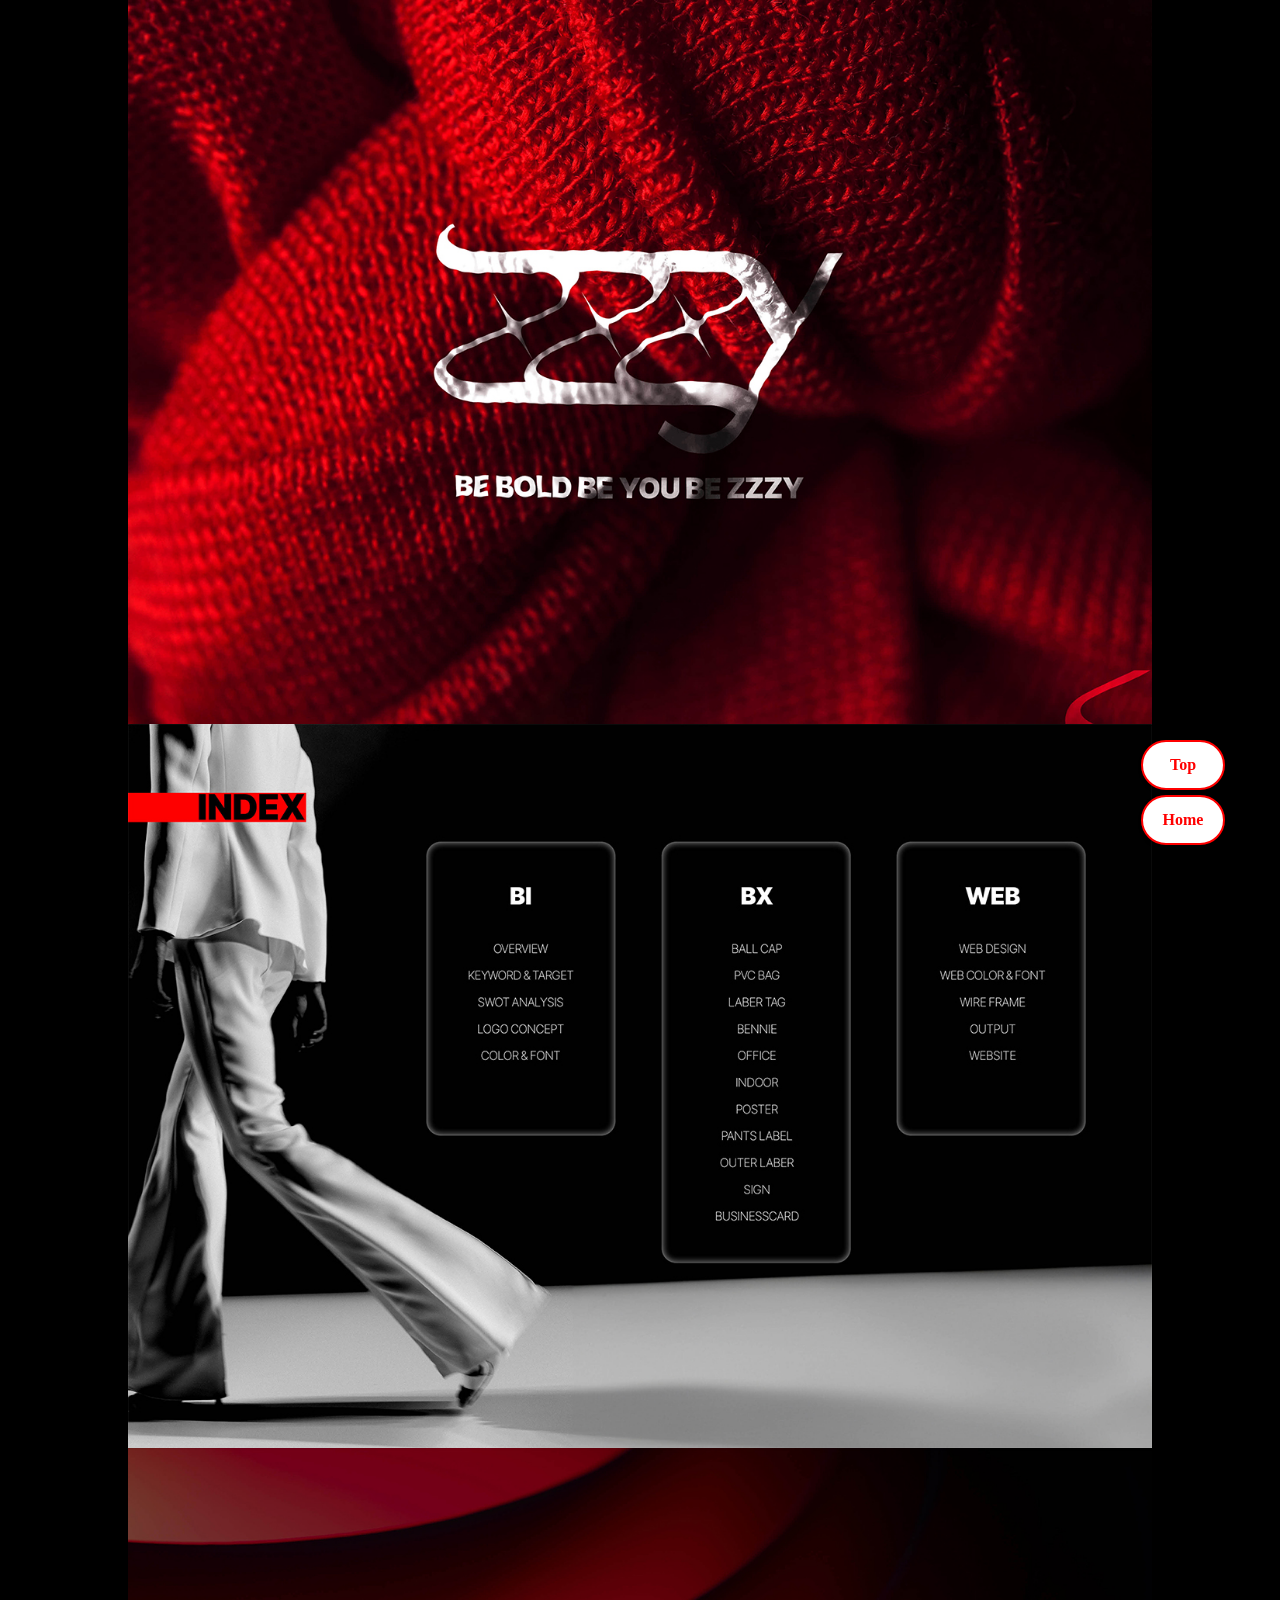
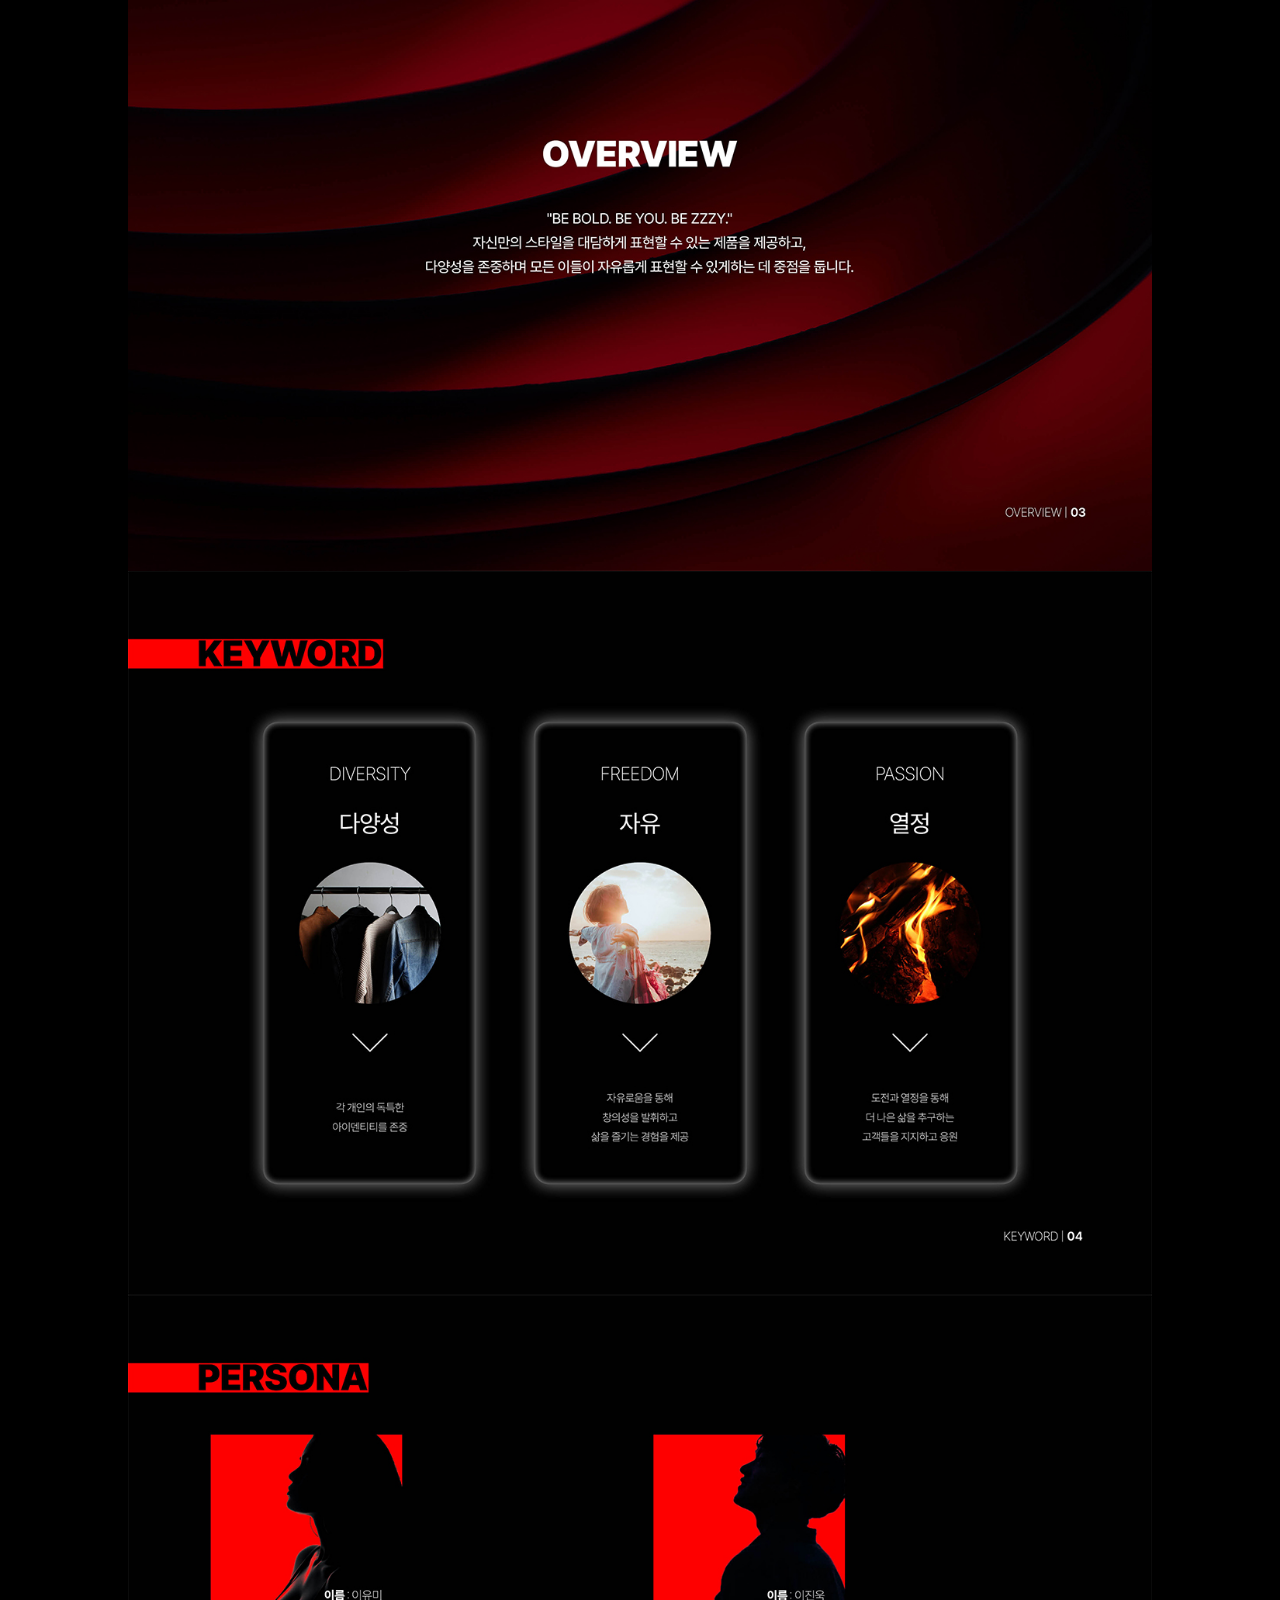
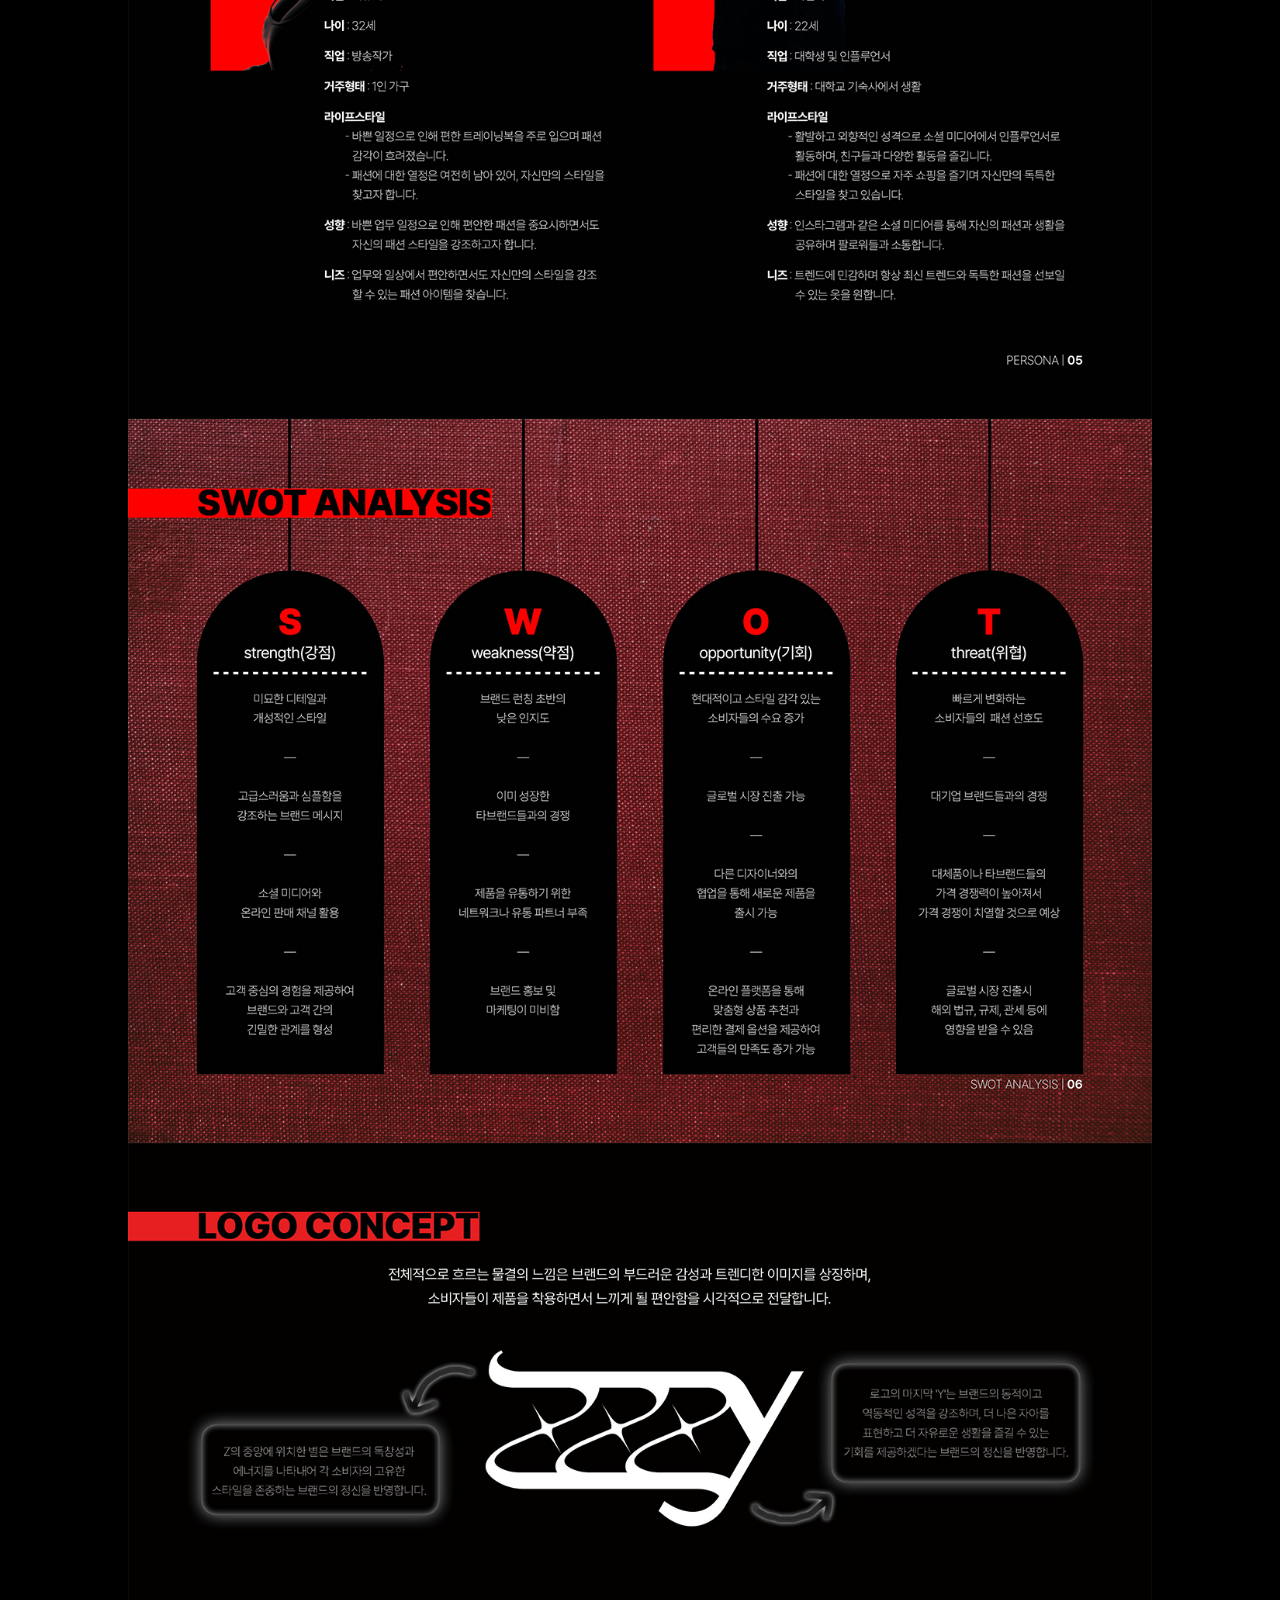
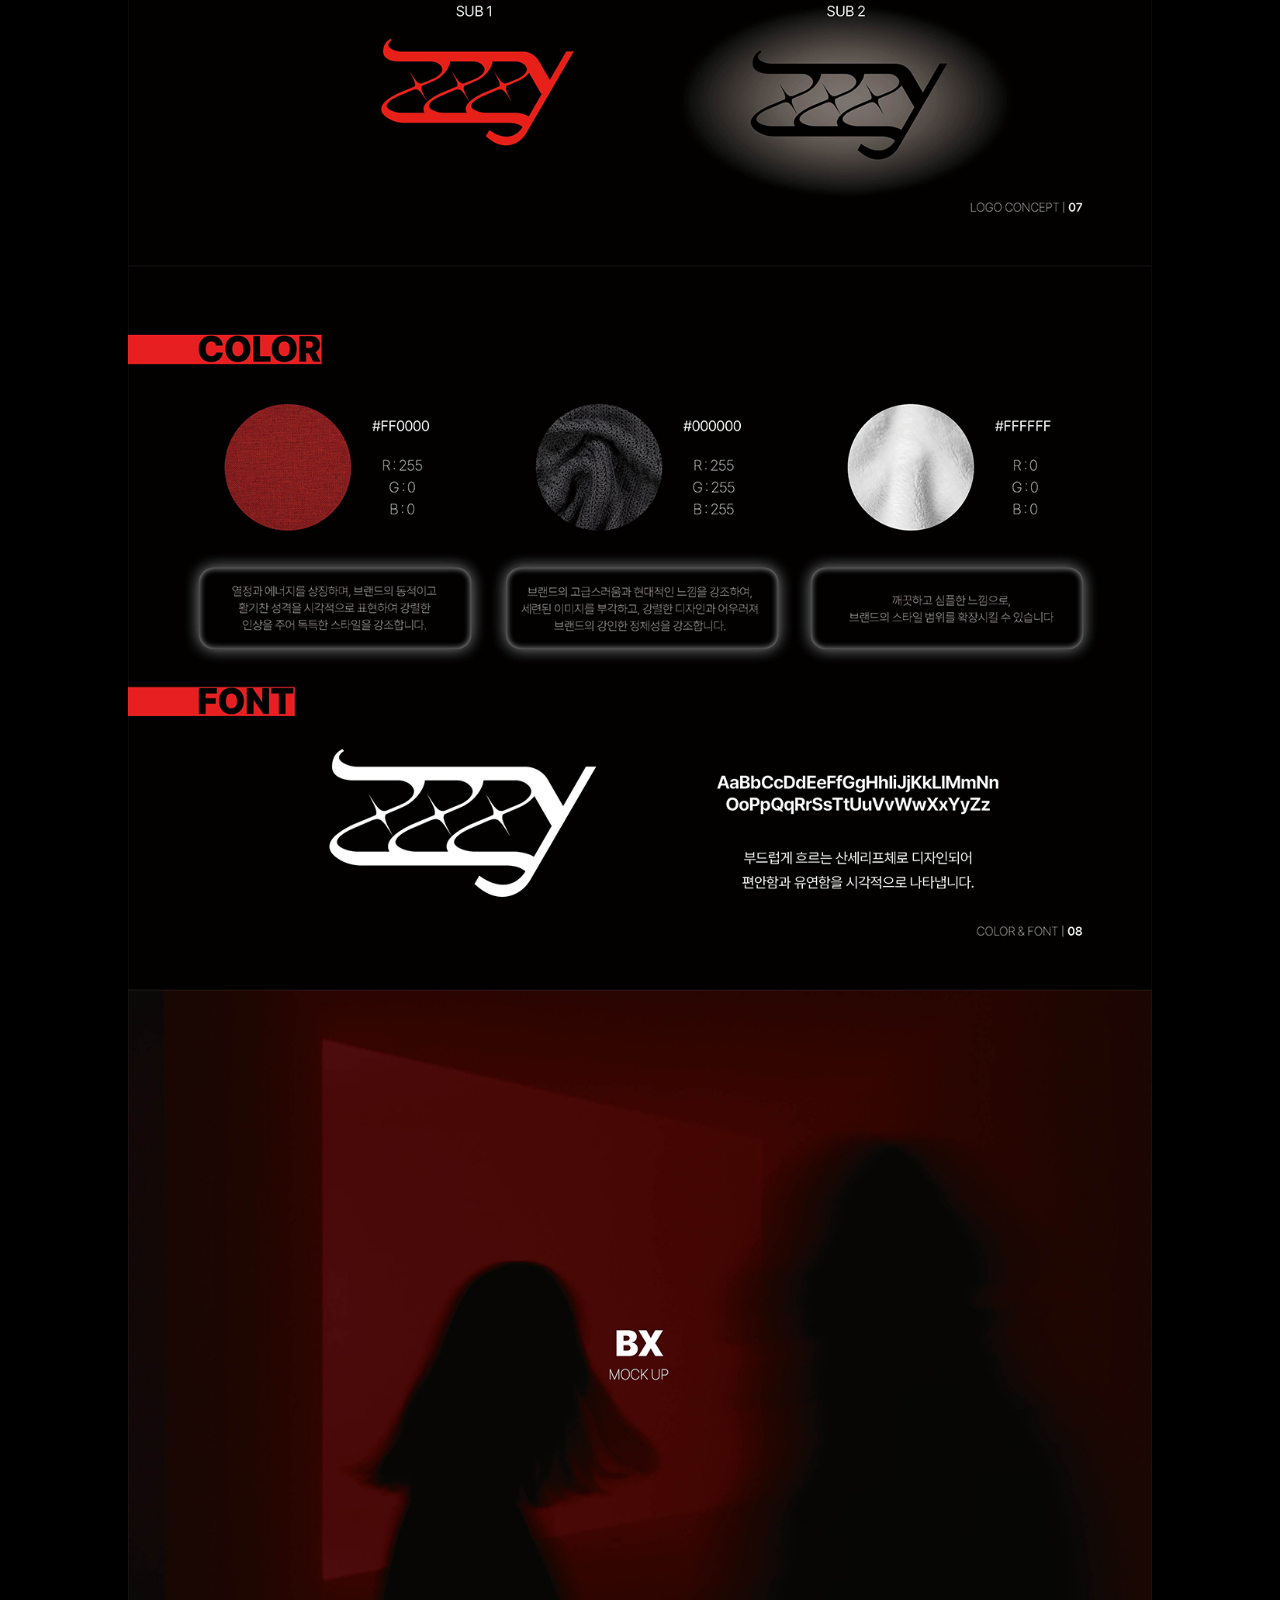
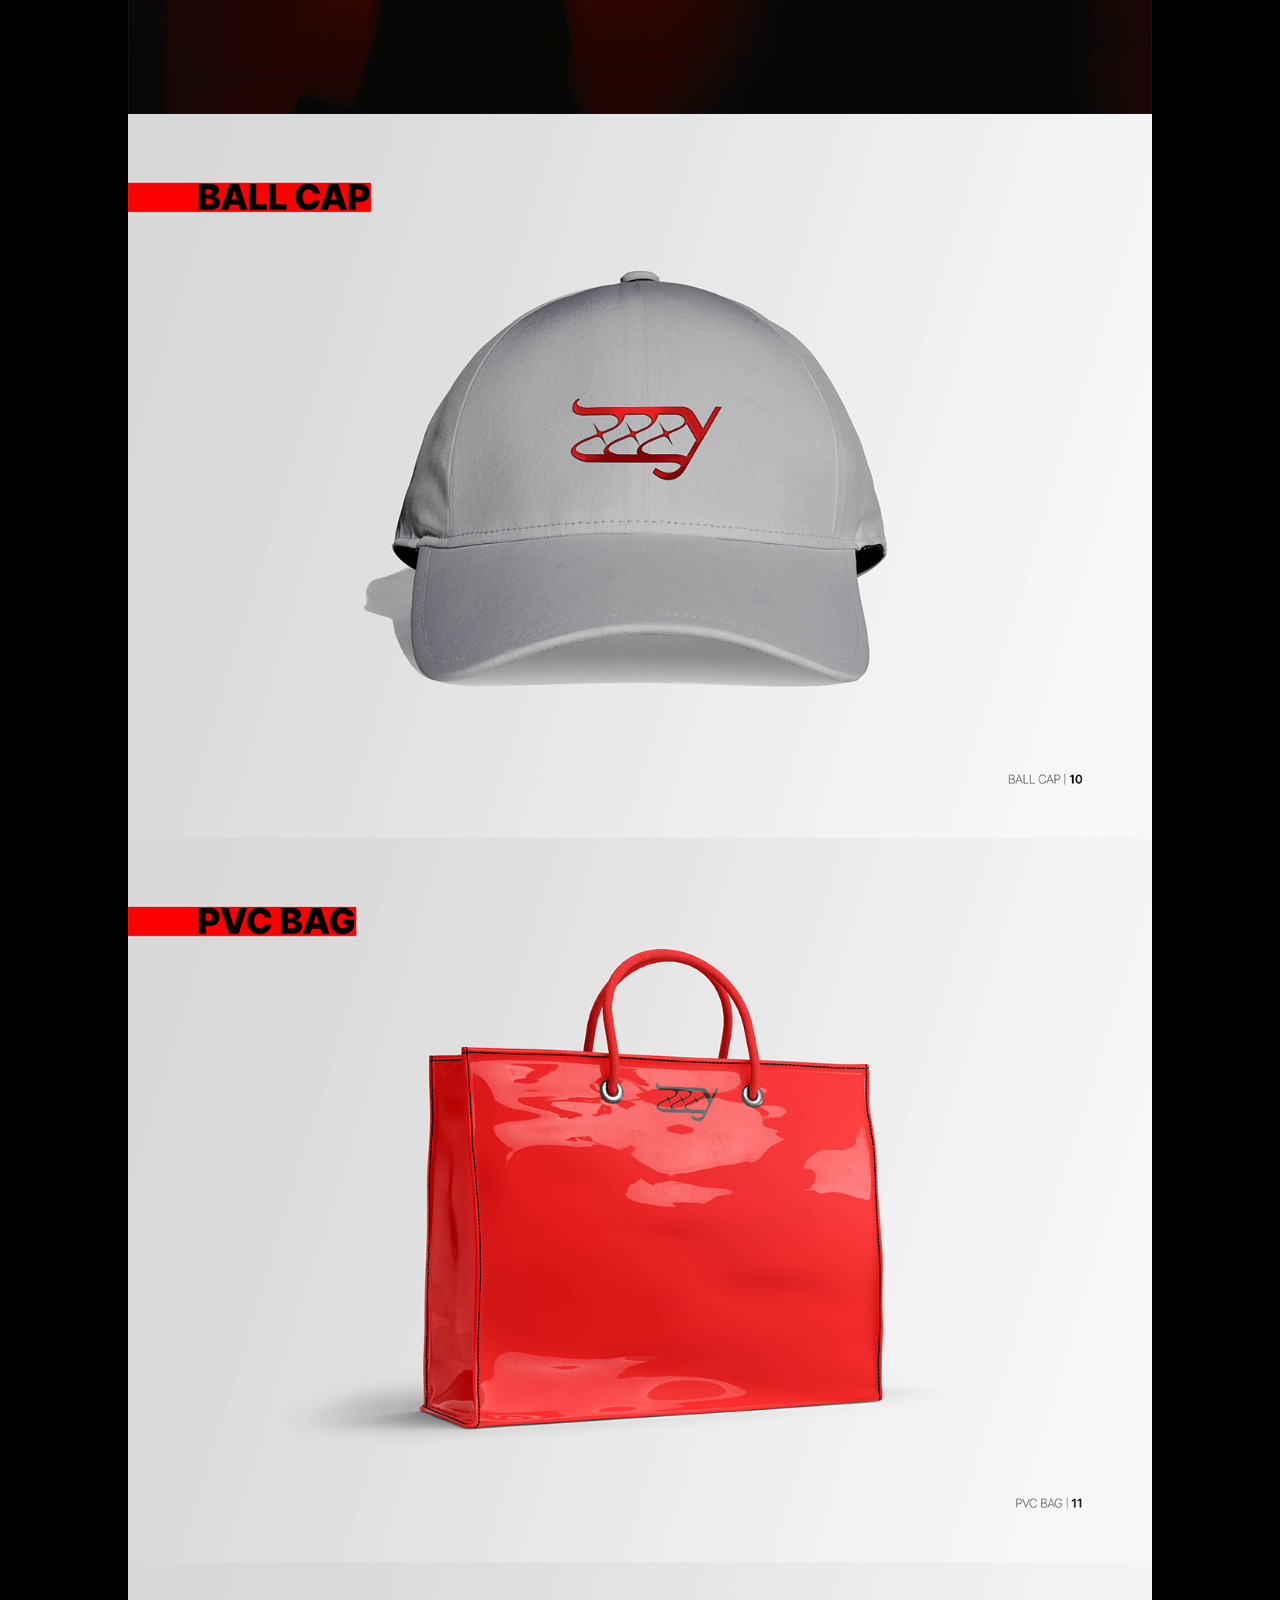
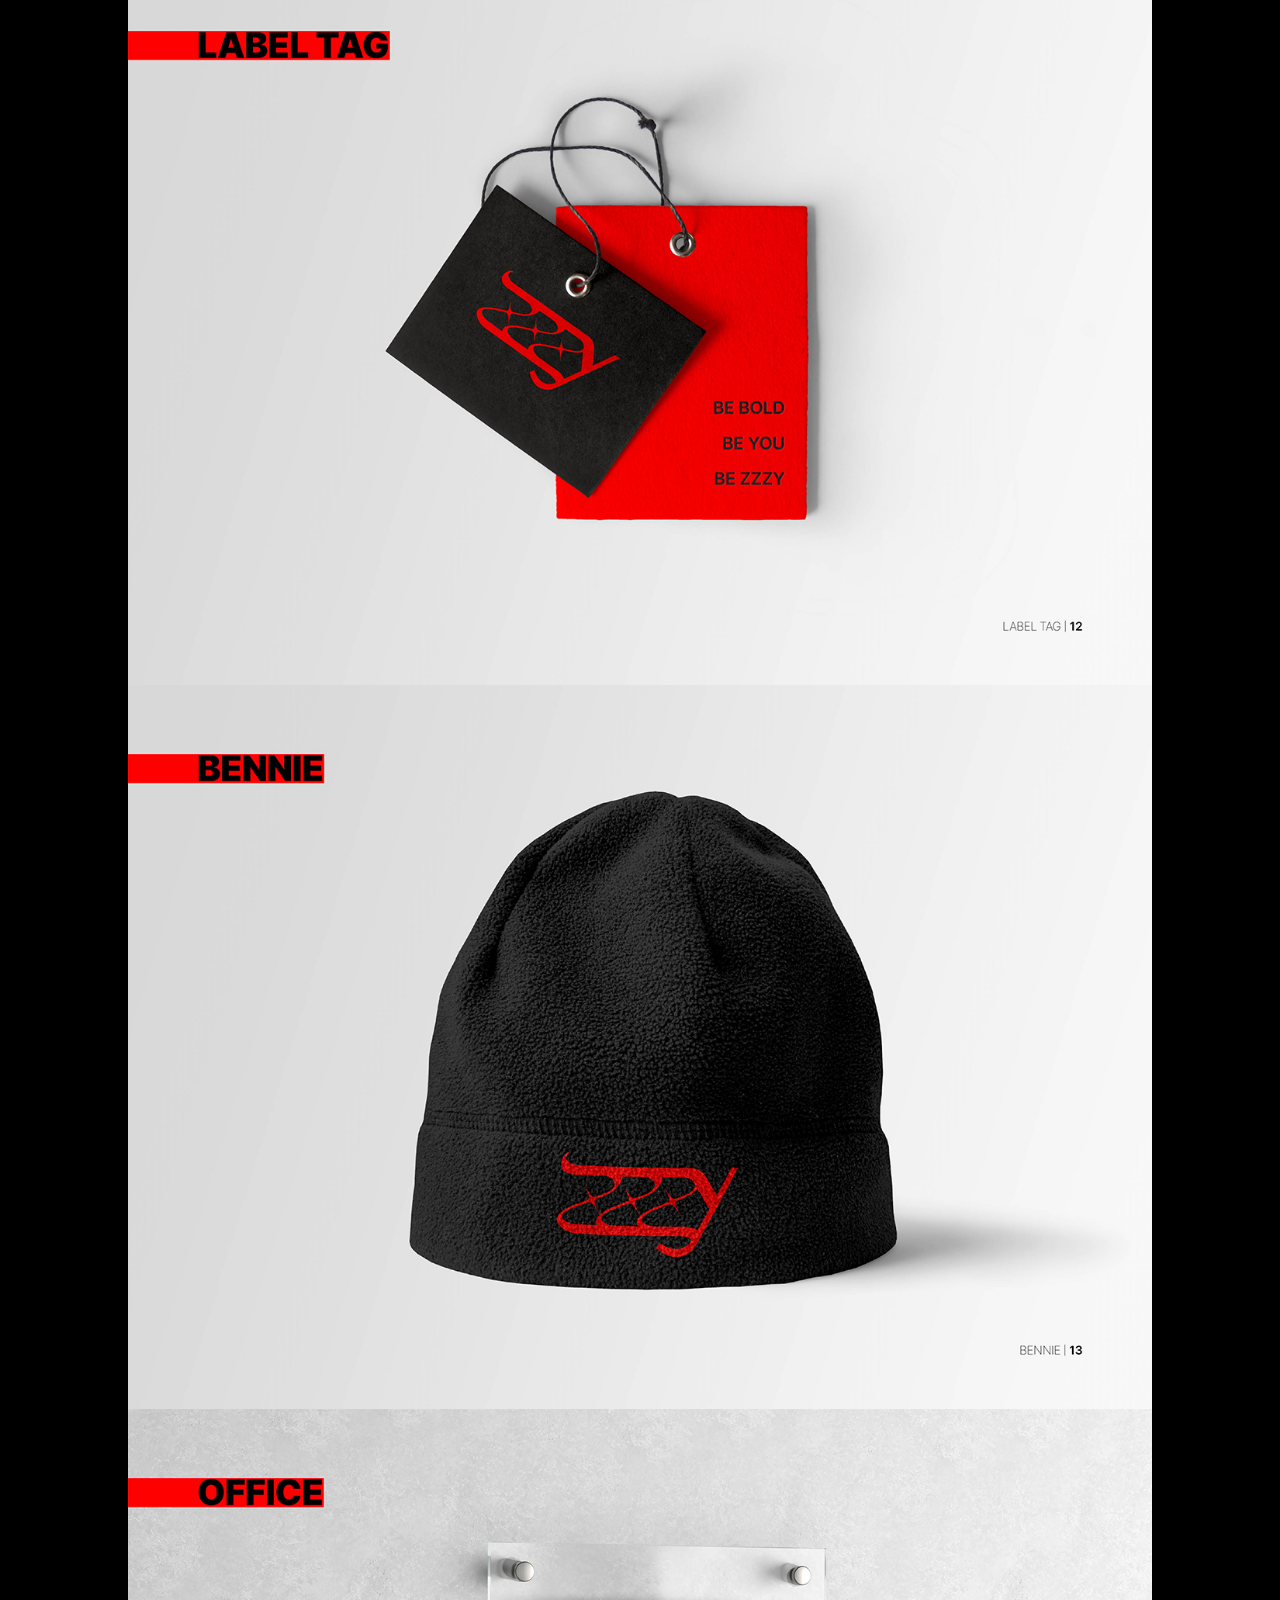
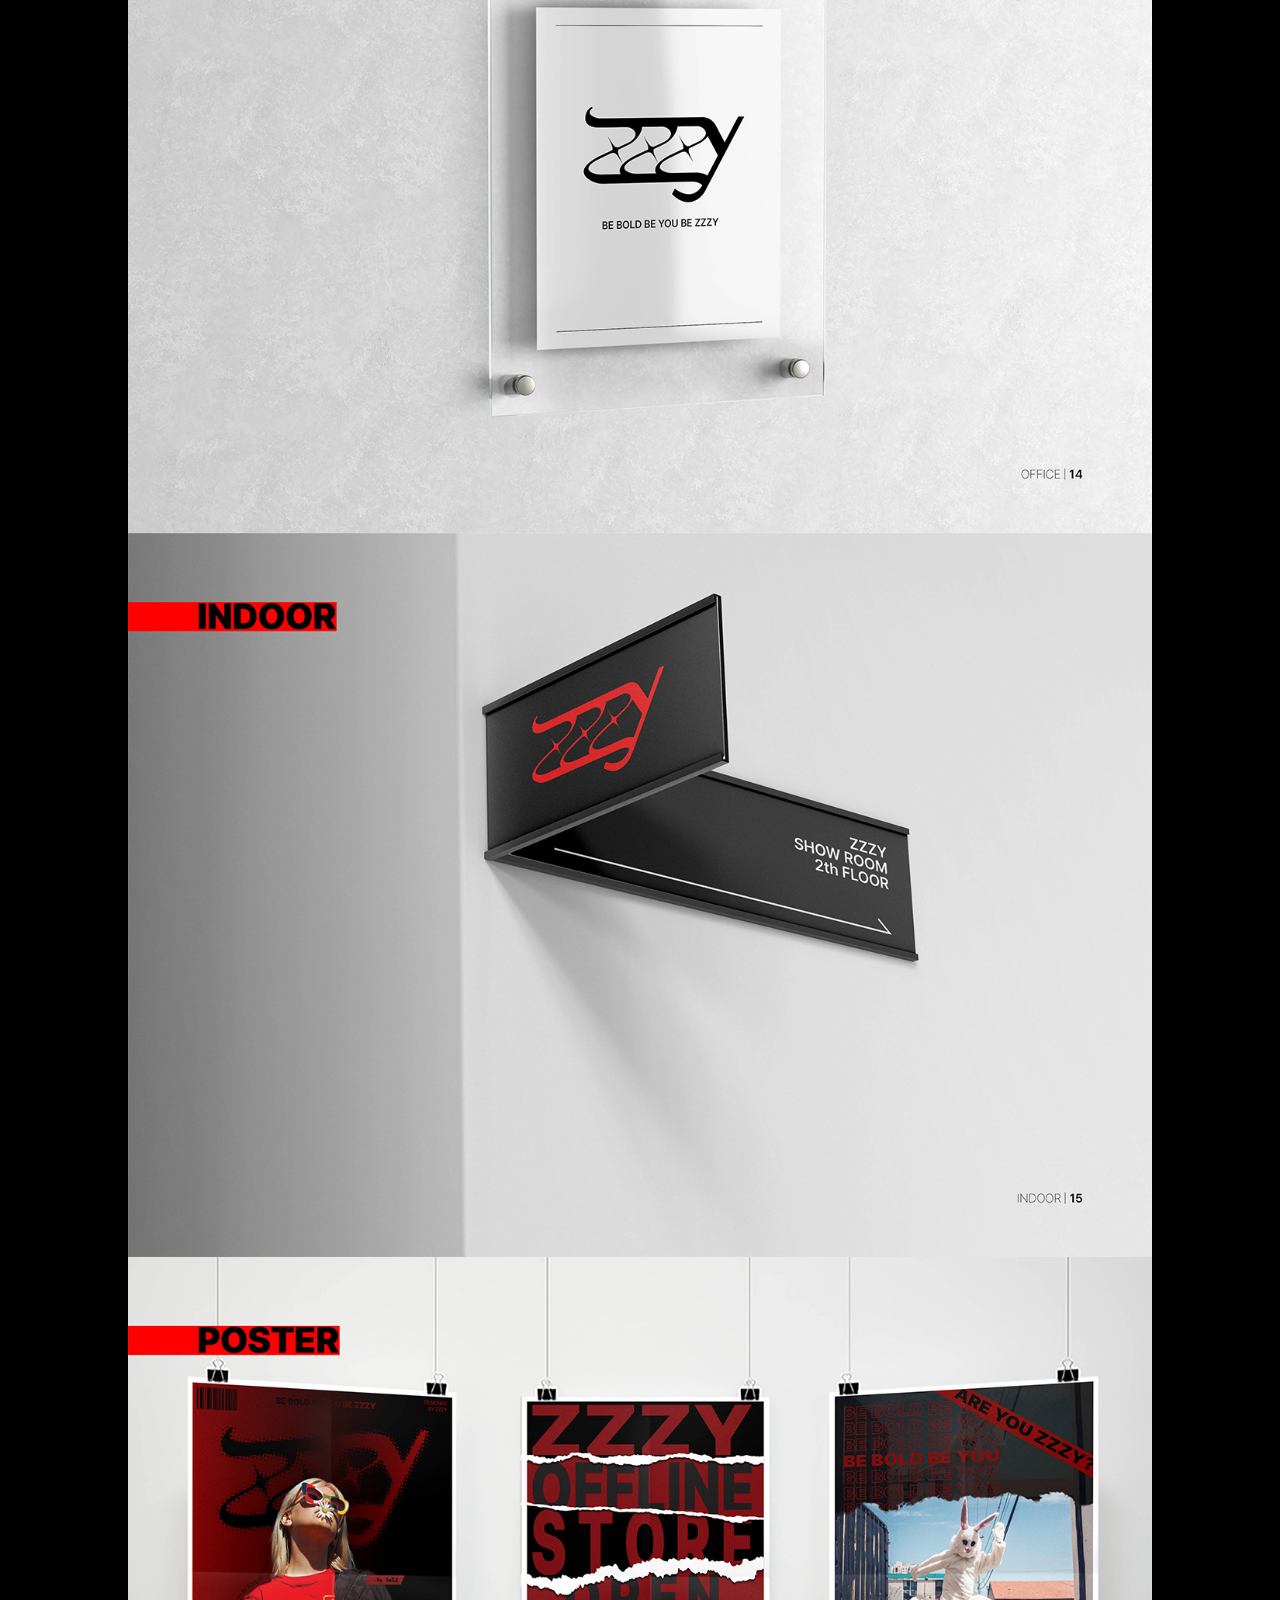
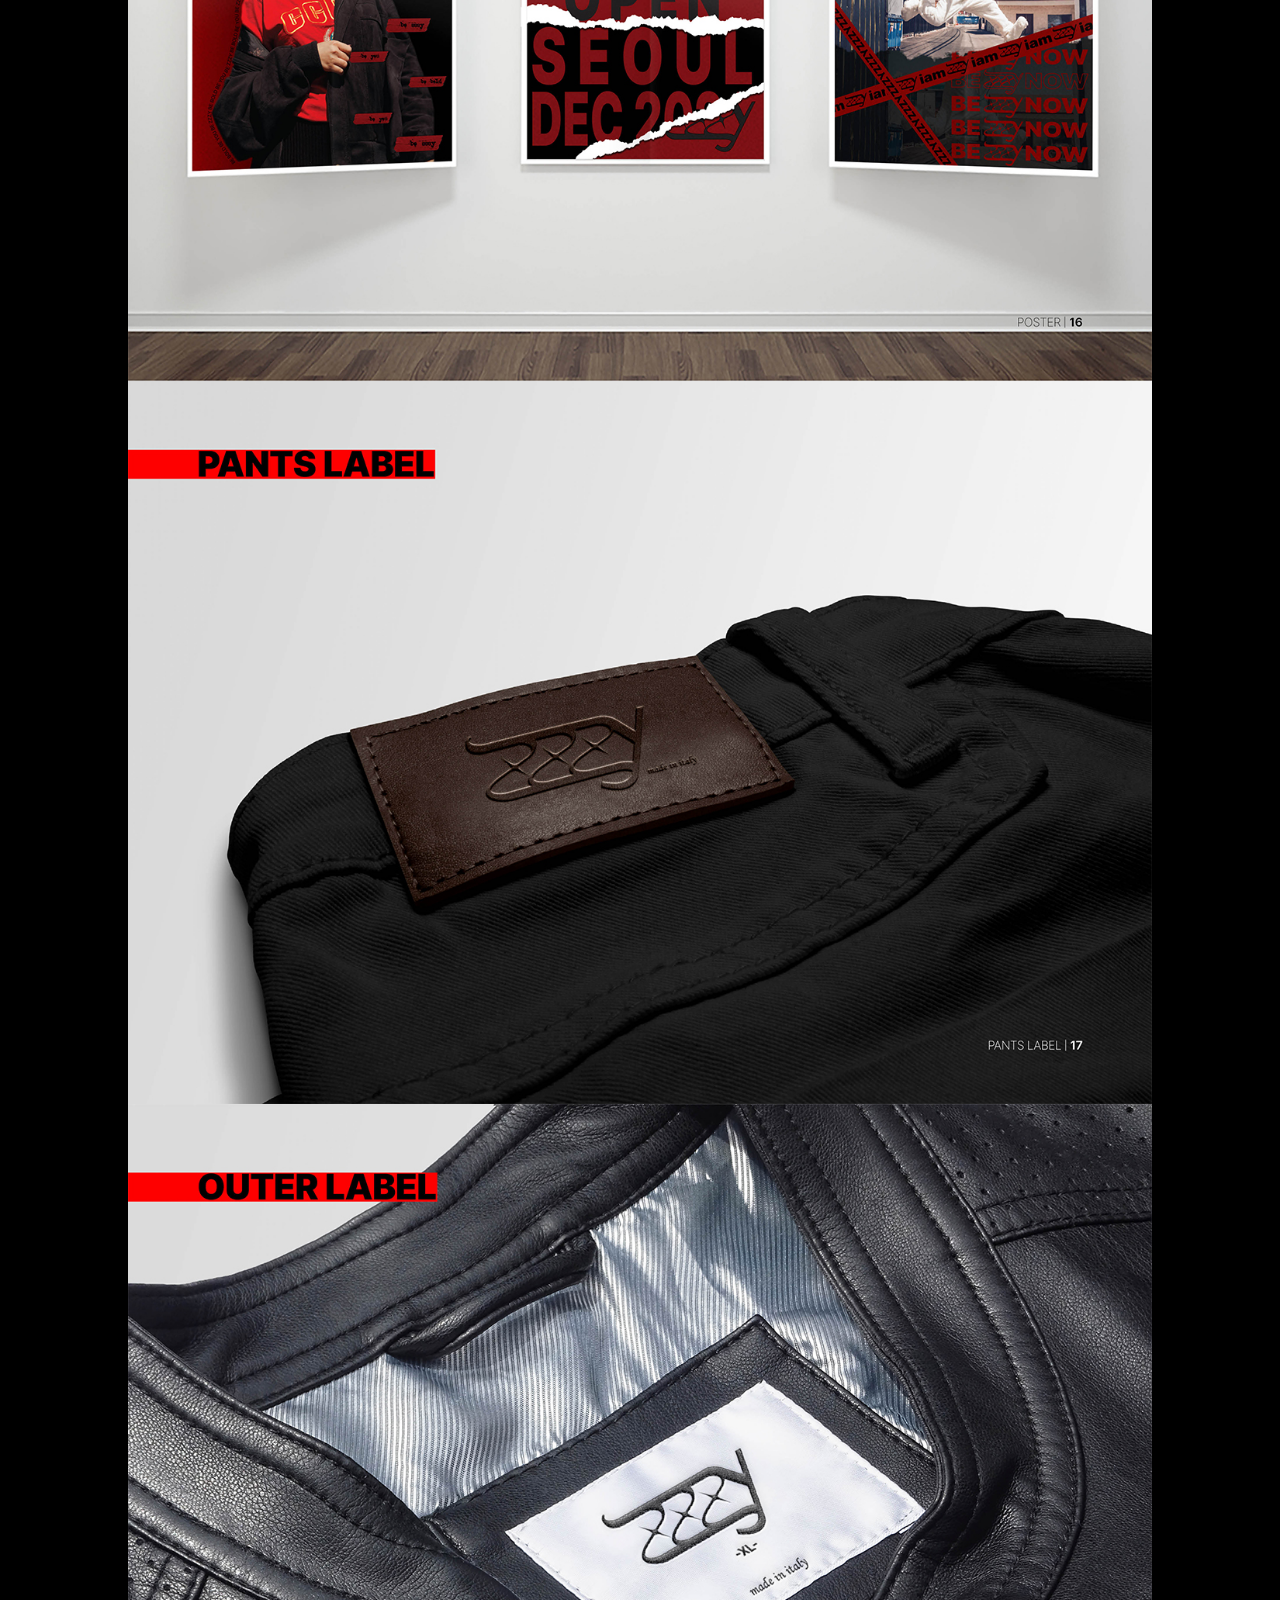
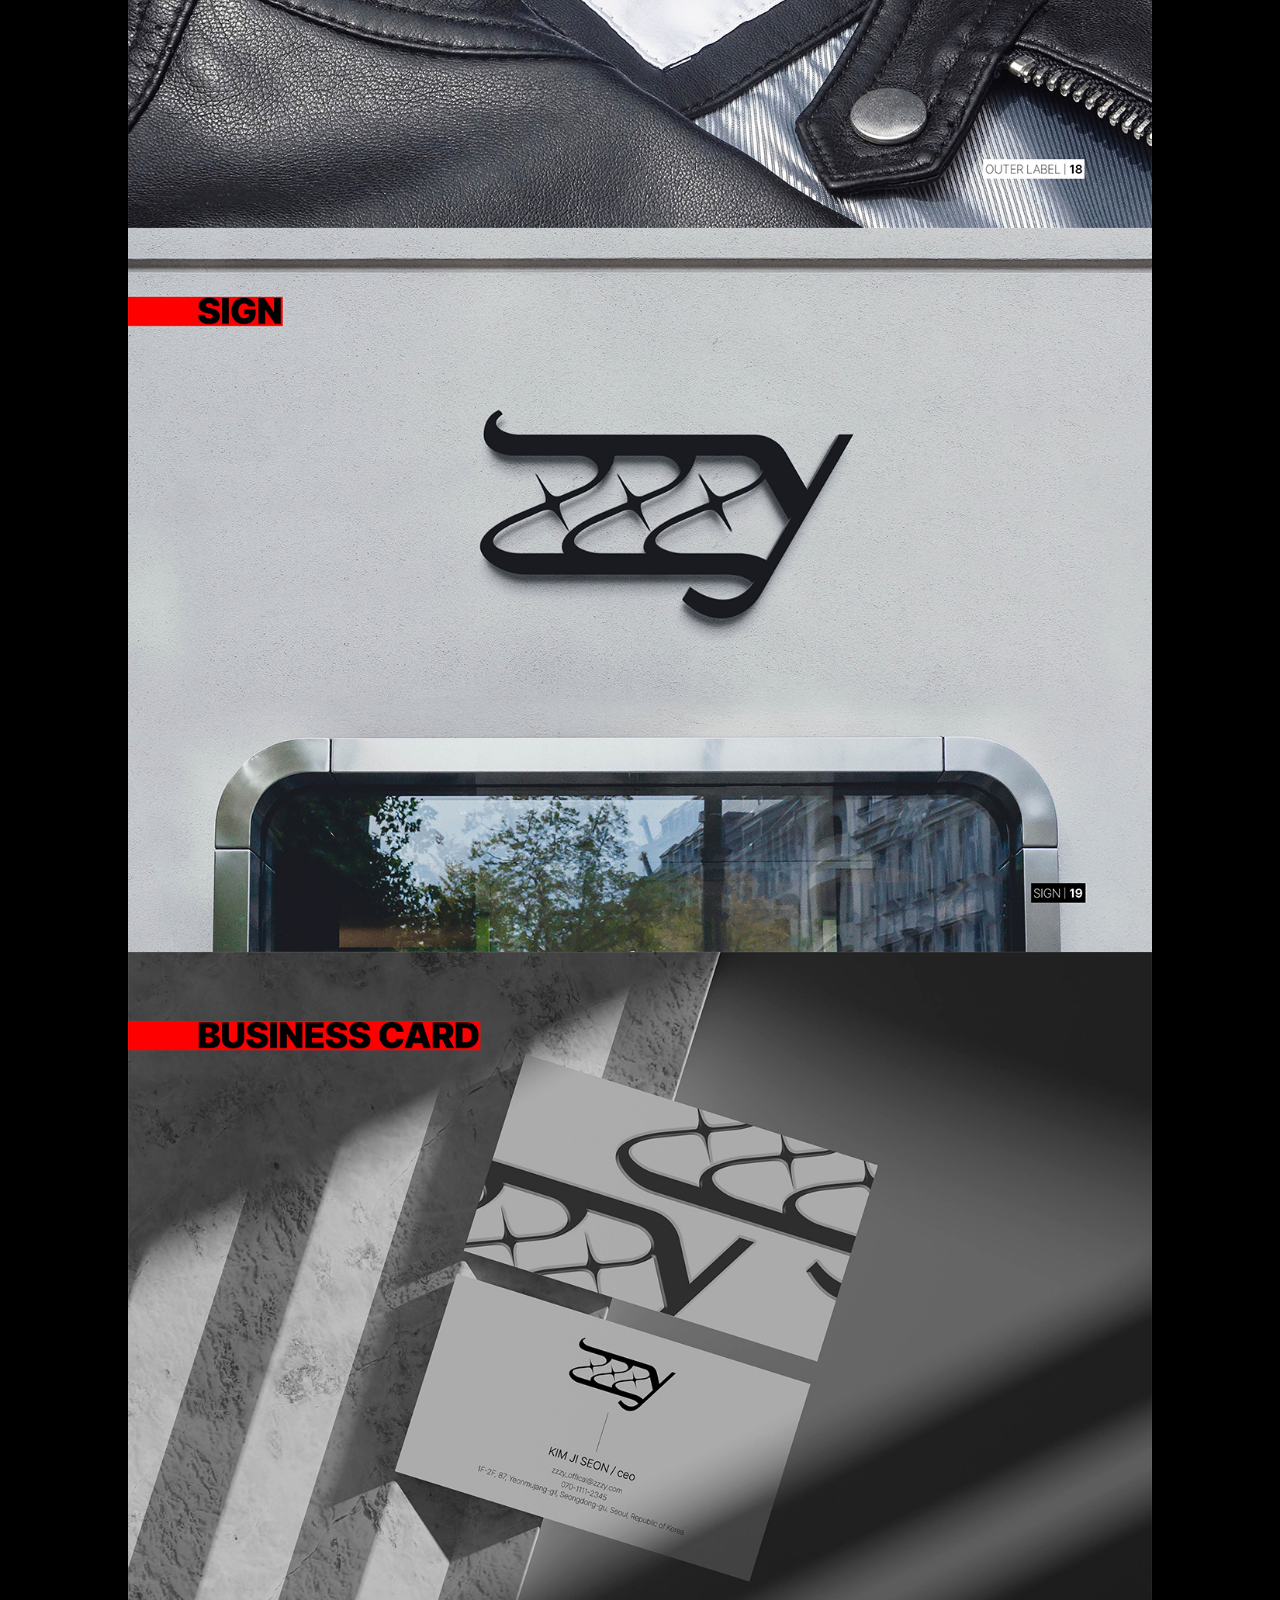
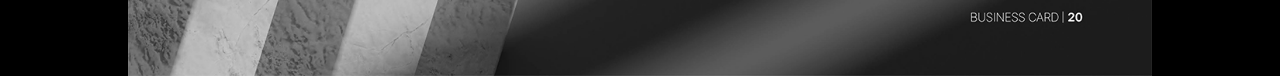
<file: zzzy_guide/bi.html>
<!DOCTYPE html>
<html lang="ko">
<head>
    <meta charset="UTF-8">
    <meta http-equiv="X-UA-Compatible" content="IE=edge">
    <meta name="viewport" content="width=device-width, initial-scale=1">
    <title>ZZZY_BI/BX</title>
    
  <link href="./guide_img/pabicon.png" rel="icon" type="image/png" sizes="32x32"><!--파비콘-->
    <link href="https://webfontworld.github.io/pretendard/Pretendard.css" rel="stylesheet">
    <link rel="stylesheet" href="./guide.css">
</head>
<body>
    <div class="brand1">
        <!-- bi 이미지 넣기(너비 1320px) -->
        <img src="./guide_img/ZZZY.jpg" alt="앞표지">
        <img src="./guide_img/ZZZY2.jpg" alt="INDEX">
        <img src="./guide_img/ZZZY3.jpg" alt="OVERVIEW">
        <img src="./guide_img/ZZZY4.jpg" alt="KEYWORD">
        <img src="./guide_img/ZZZY5.jpg" alt="PERSONA">
        <img src="./guide_img/ZZZY6.jpg" alt="SWOT">
        <img src="./guide_img/ZZZY7.jpg" alt="LOGO">
        <img src="./guide_img/ZZZY8.jpg" alt="COLOR&FONT">
        <img src="./guide_img/ZZZY9.jpg" alt="BX">
        <img src="./guide_img/ZZZY10.jpg" alt="BALLCAP">
        <img src="./guide_img/ZZZY11.jpg" alt="PVC_BAG">
        <img src="./guide_img/ZZZY12.jpg" alt="LABEL_TAG">
        <img src="./guide_img/ZZZY13.jpg" alt="BENNIE">
        <img src="./guide_img/ZZZY14.jpg" alt="OFFICE">
        <img src="./guide_img/ZZZY15.jpg" alt="INDOOR">
        <img src="./guide_img/ZZZY16.jpg" alt="POASTER">
        <img src="./guide_img/ZZZY17.jpg" alt="PANTS_TAG">
        <img src="./guide_img/ZZZY18.jpg" alt="OUTER_TAG">
        <img src="./guide_img/ZZZY19.jpg" alt="SIGN">
        <img src="./guide_img/ZZZY20.jpg" alt="BUSSINESS_CARD">

        <!-- 버튼 -->
        <ul class="btn_1">
			<li><a href="#">Top</a></li>
			<li><a href="../index.html#projects">Home</a></li>
		</ul>
    </div>

    
    <script src="https://code.jquery.com/jquery-2.2.0.min.js"></script><!-- 제이쿼리 라이브러리,수정X -->
    <script>
        $('.btn_1 li:nth-of-type(1)').click(function () {
            $('html, body').animate({ scrollTop: 0 }, 400);
            return false;
        });
    </script>
</body>
</html>
</file>
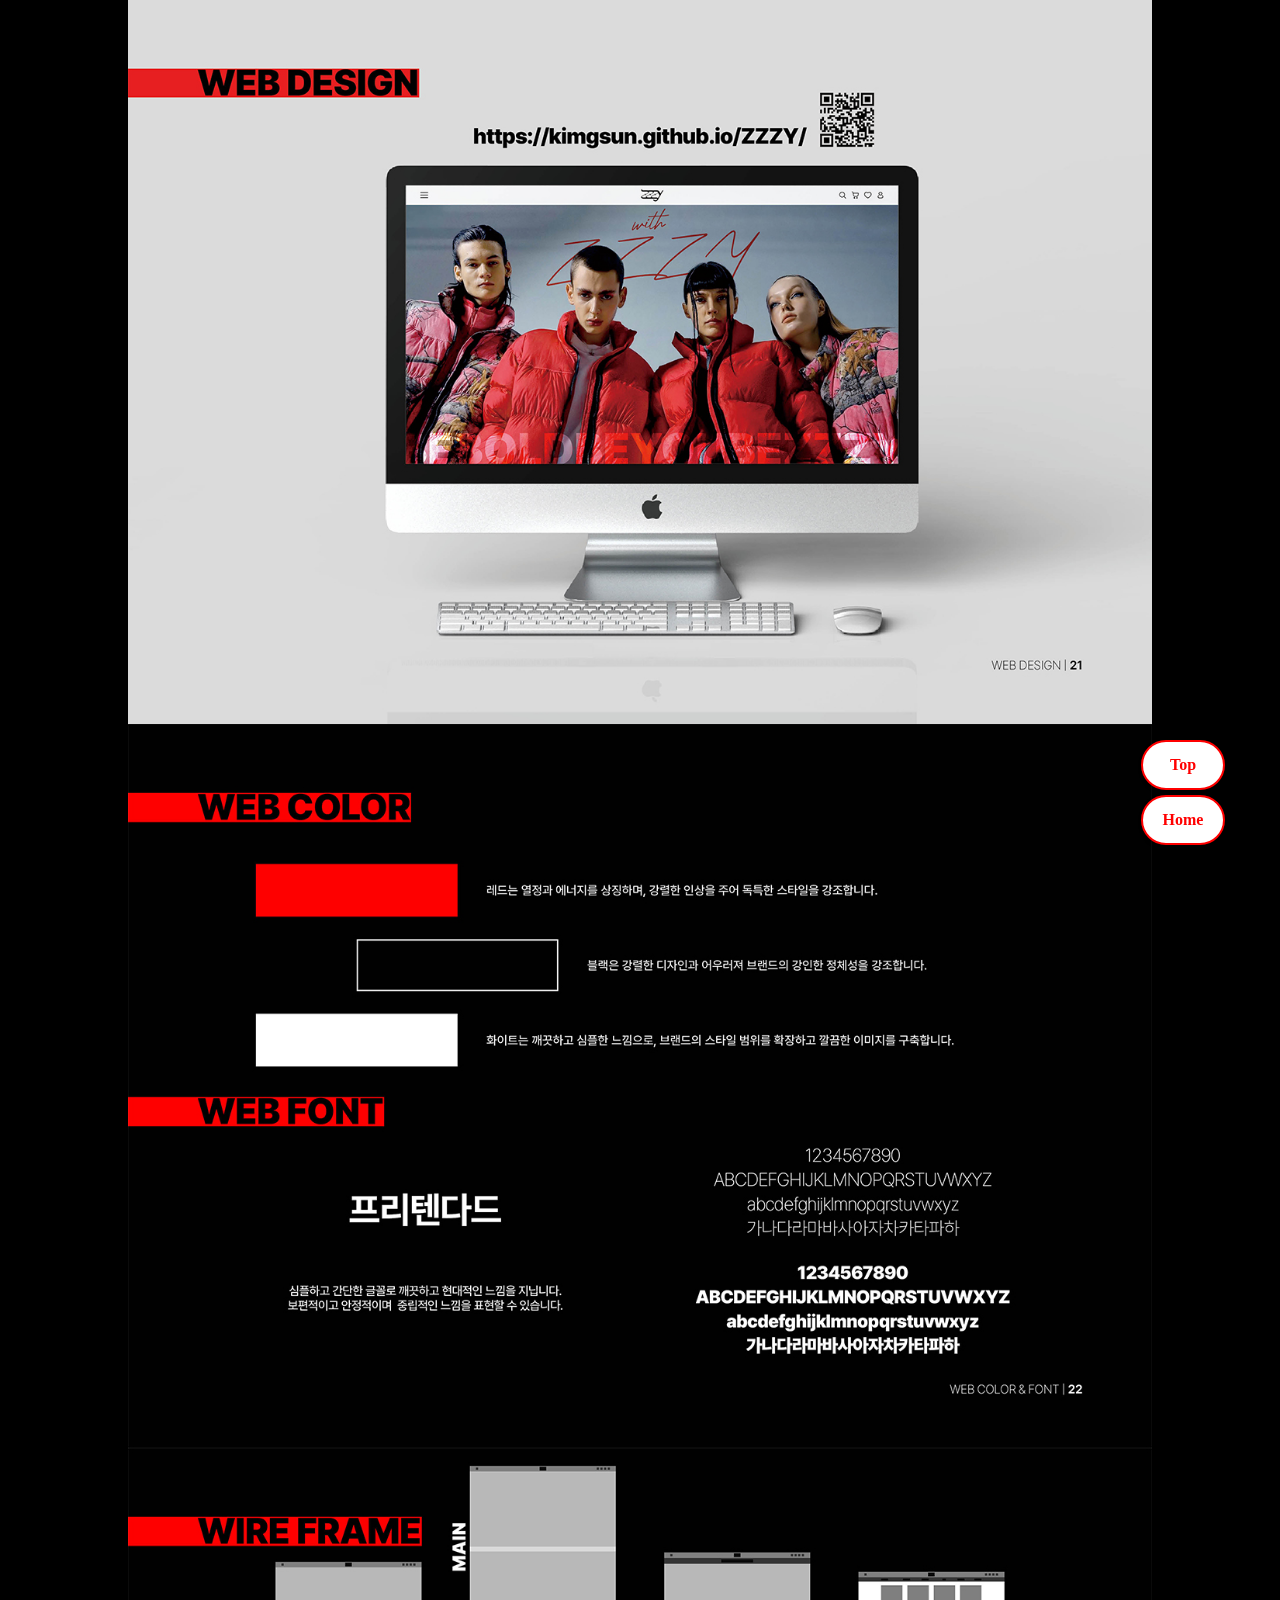
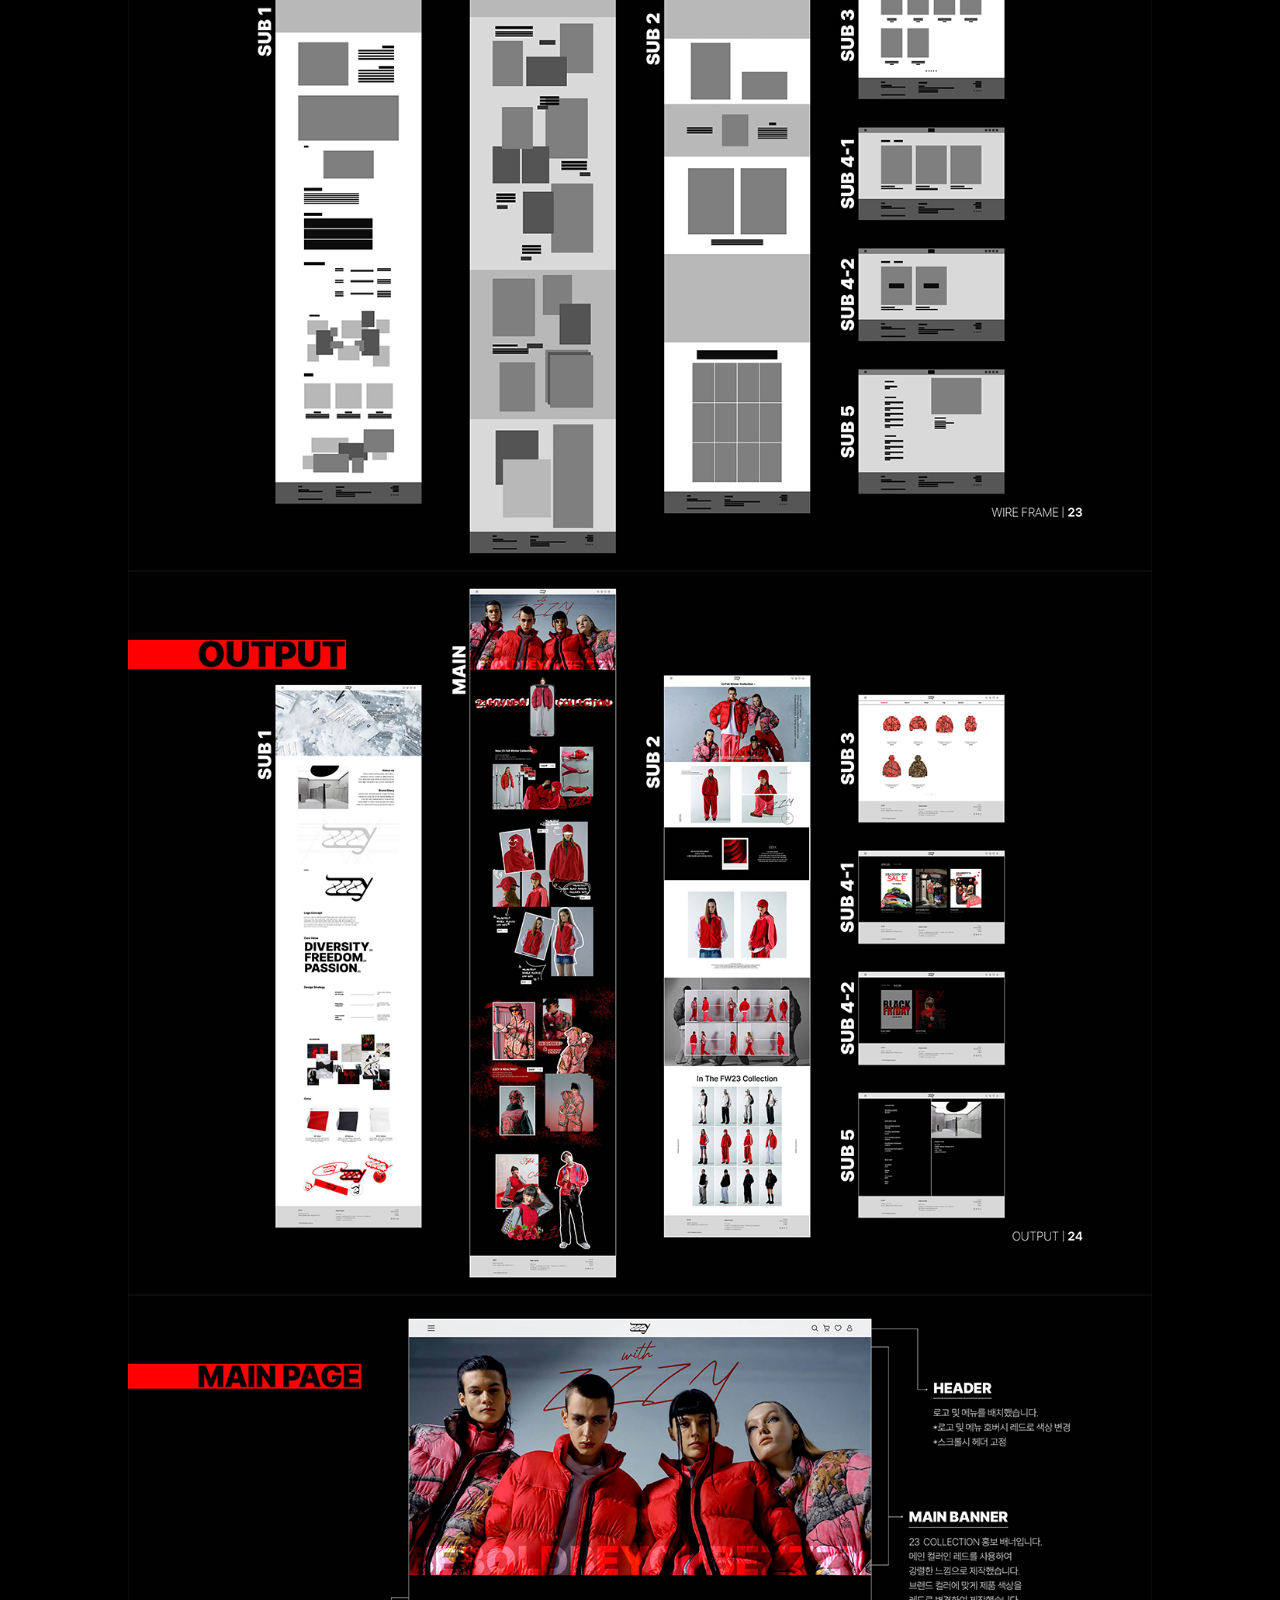
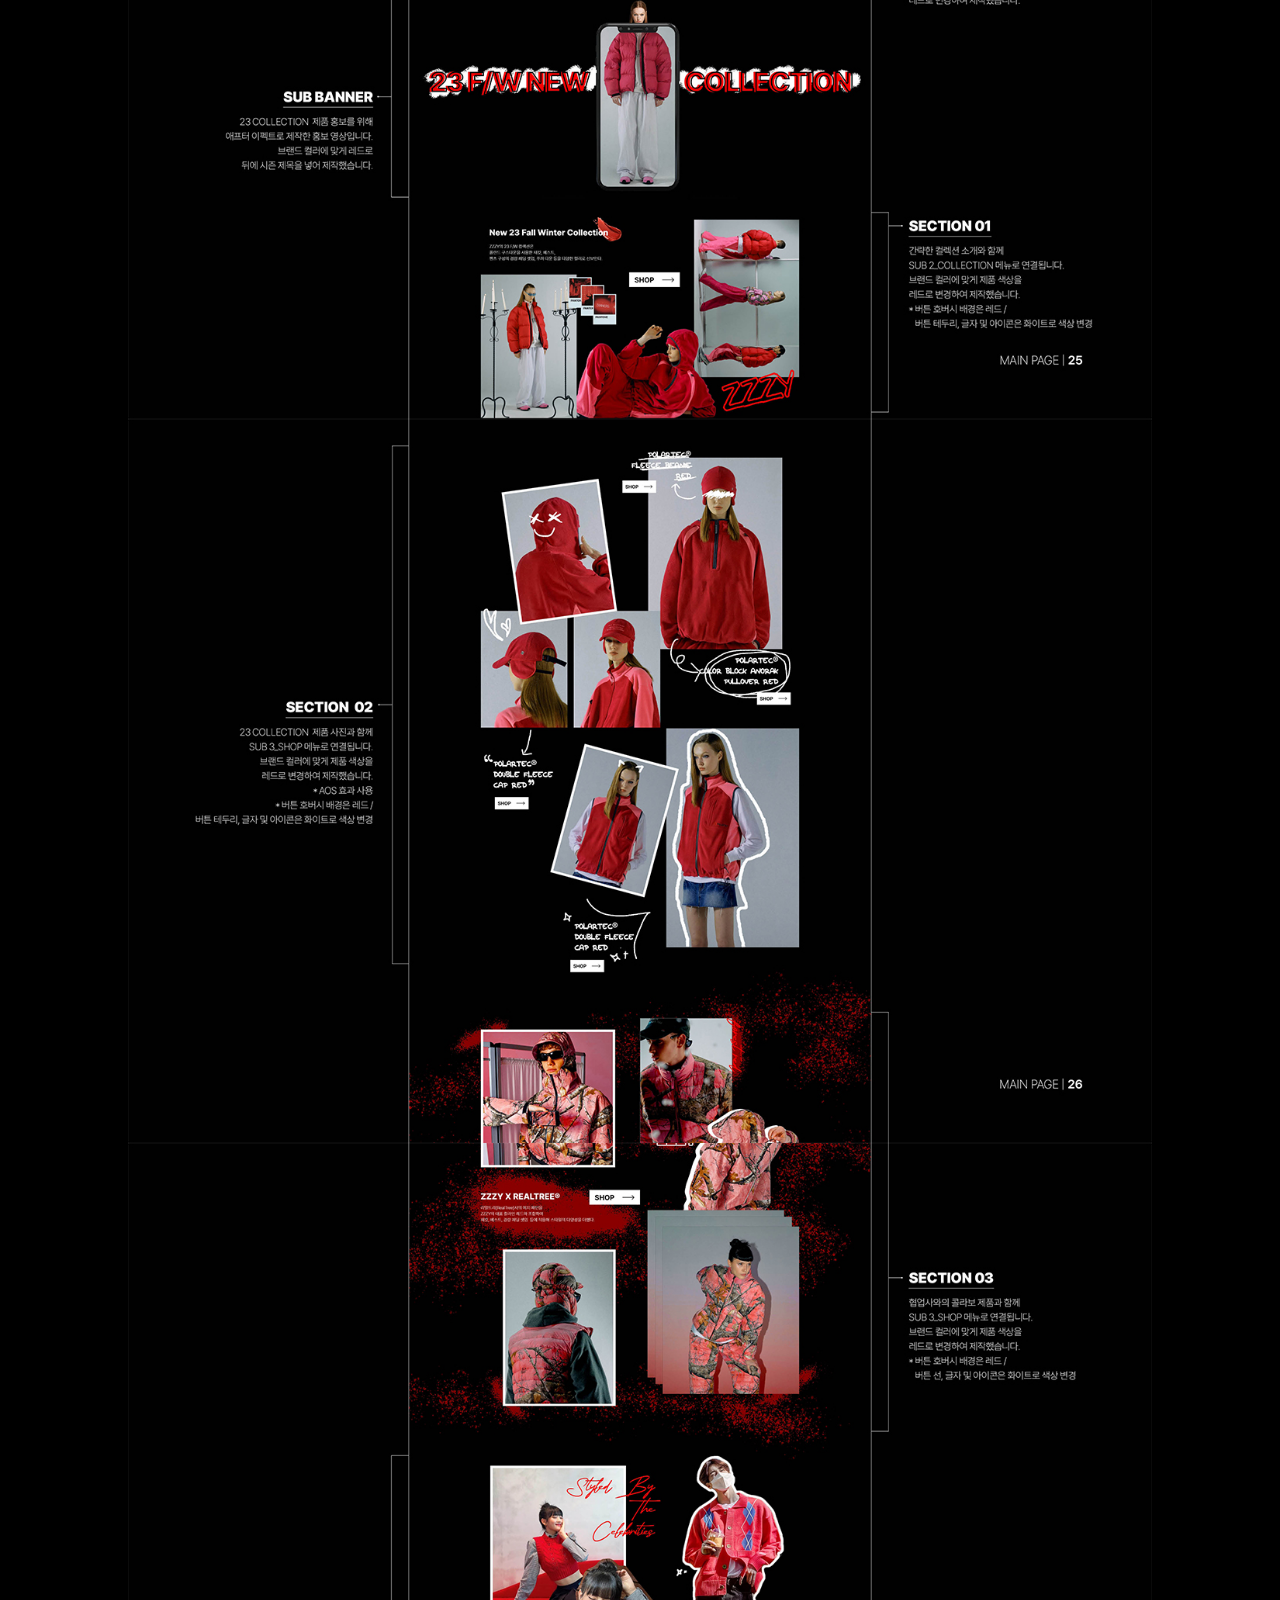
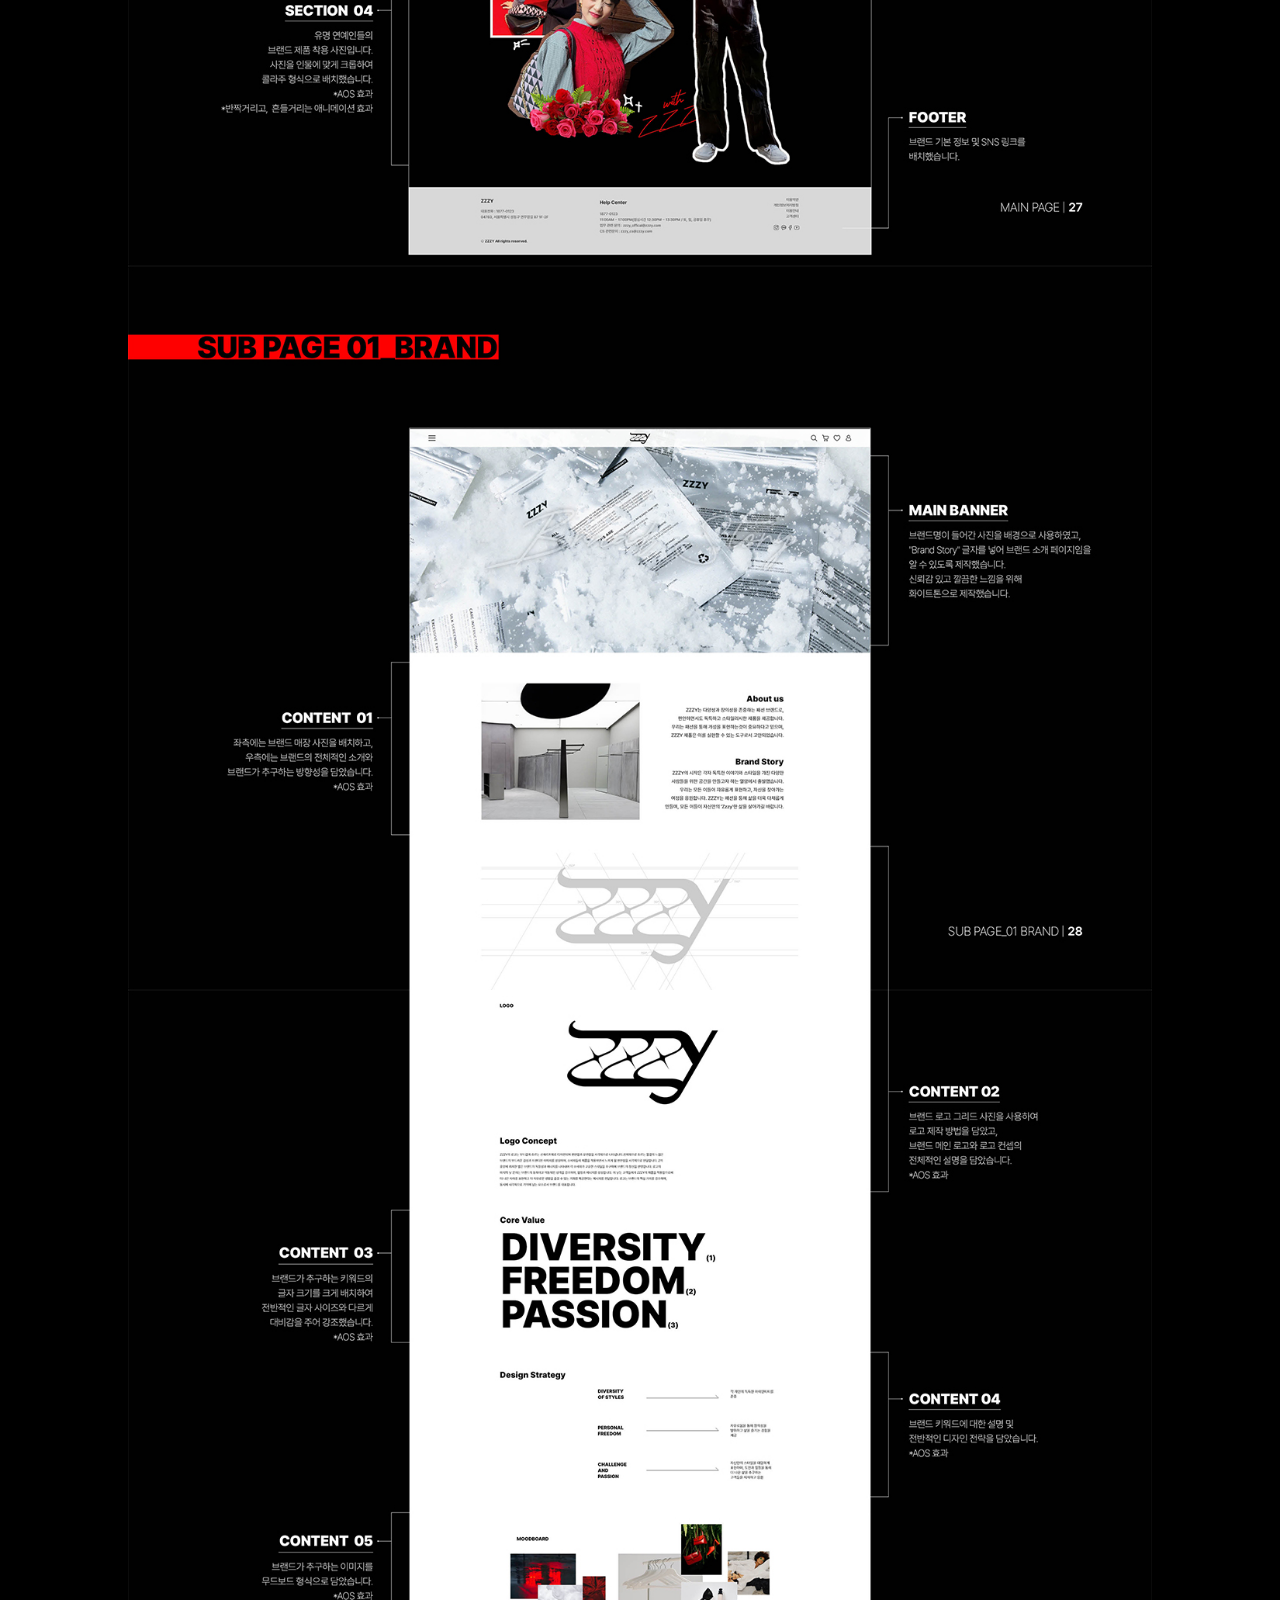
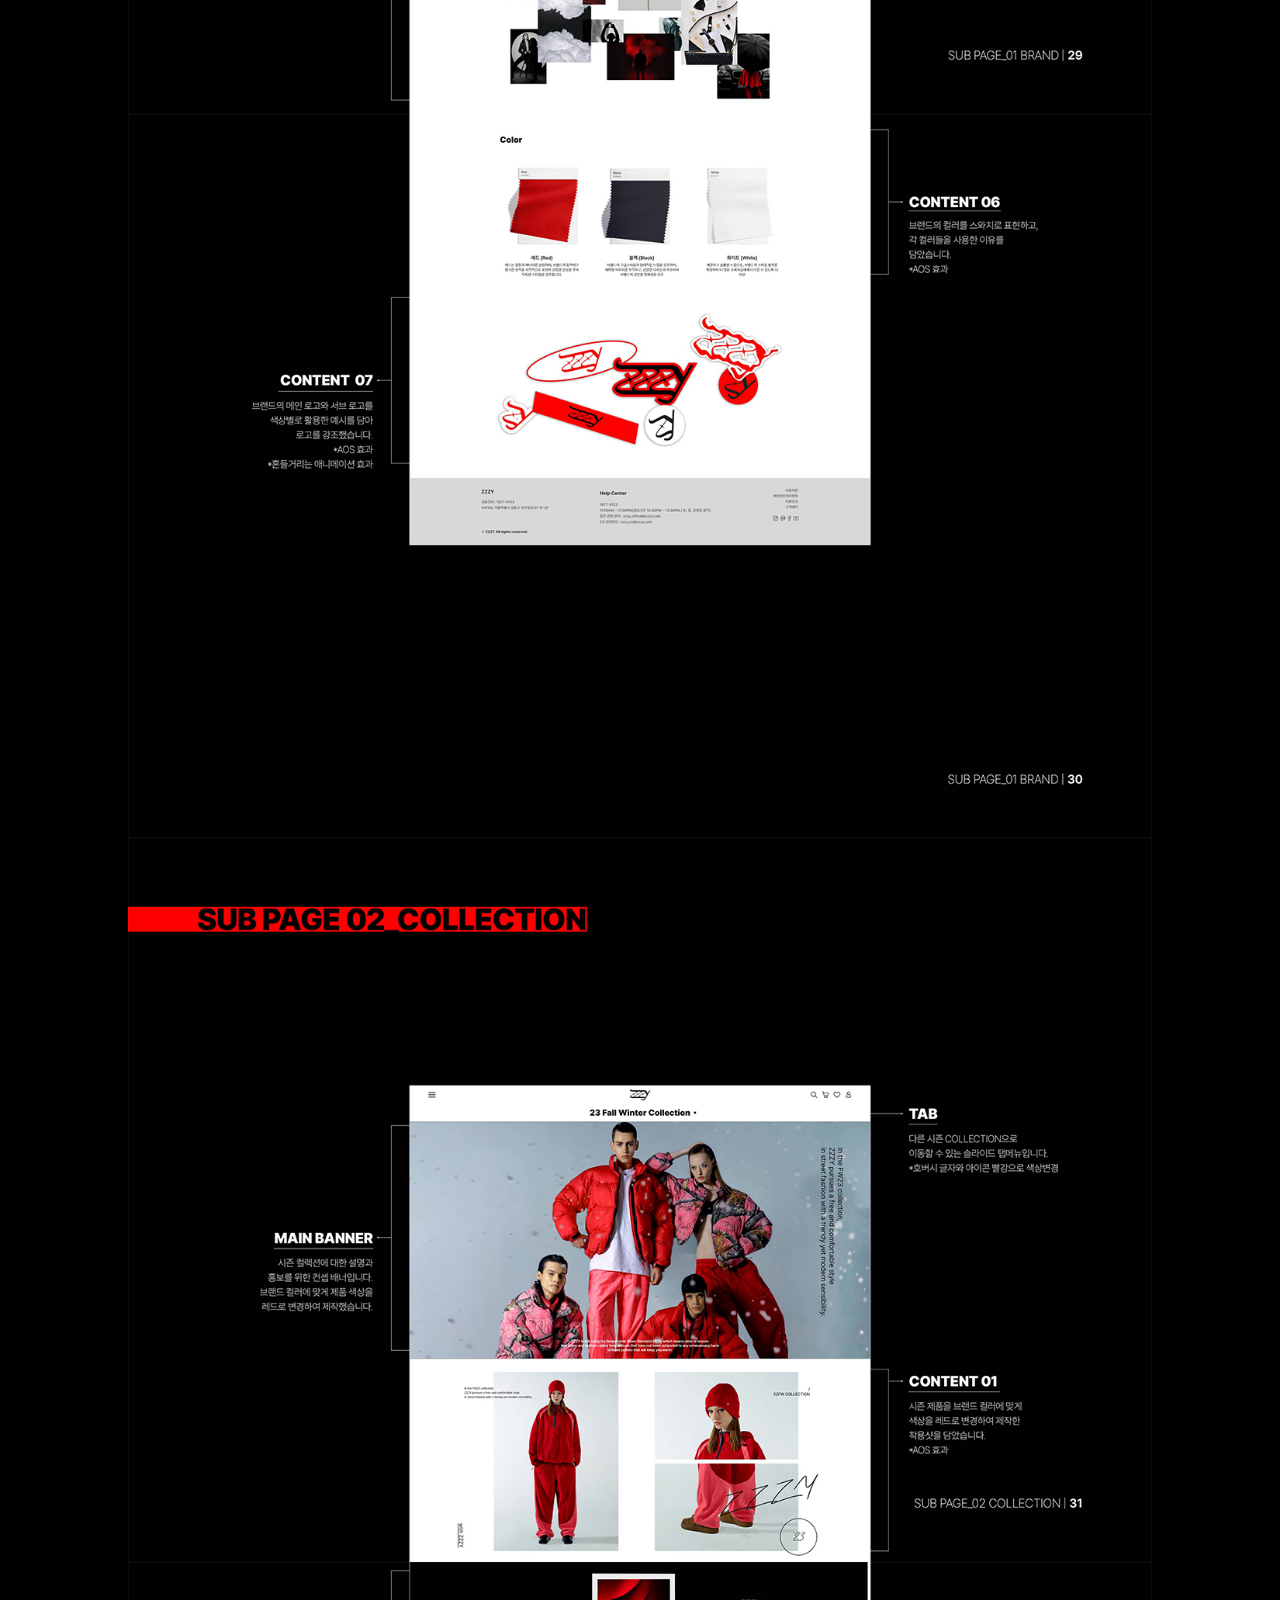
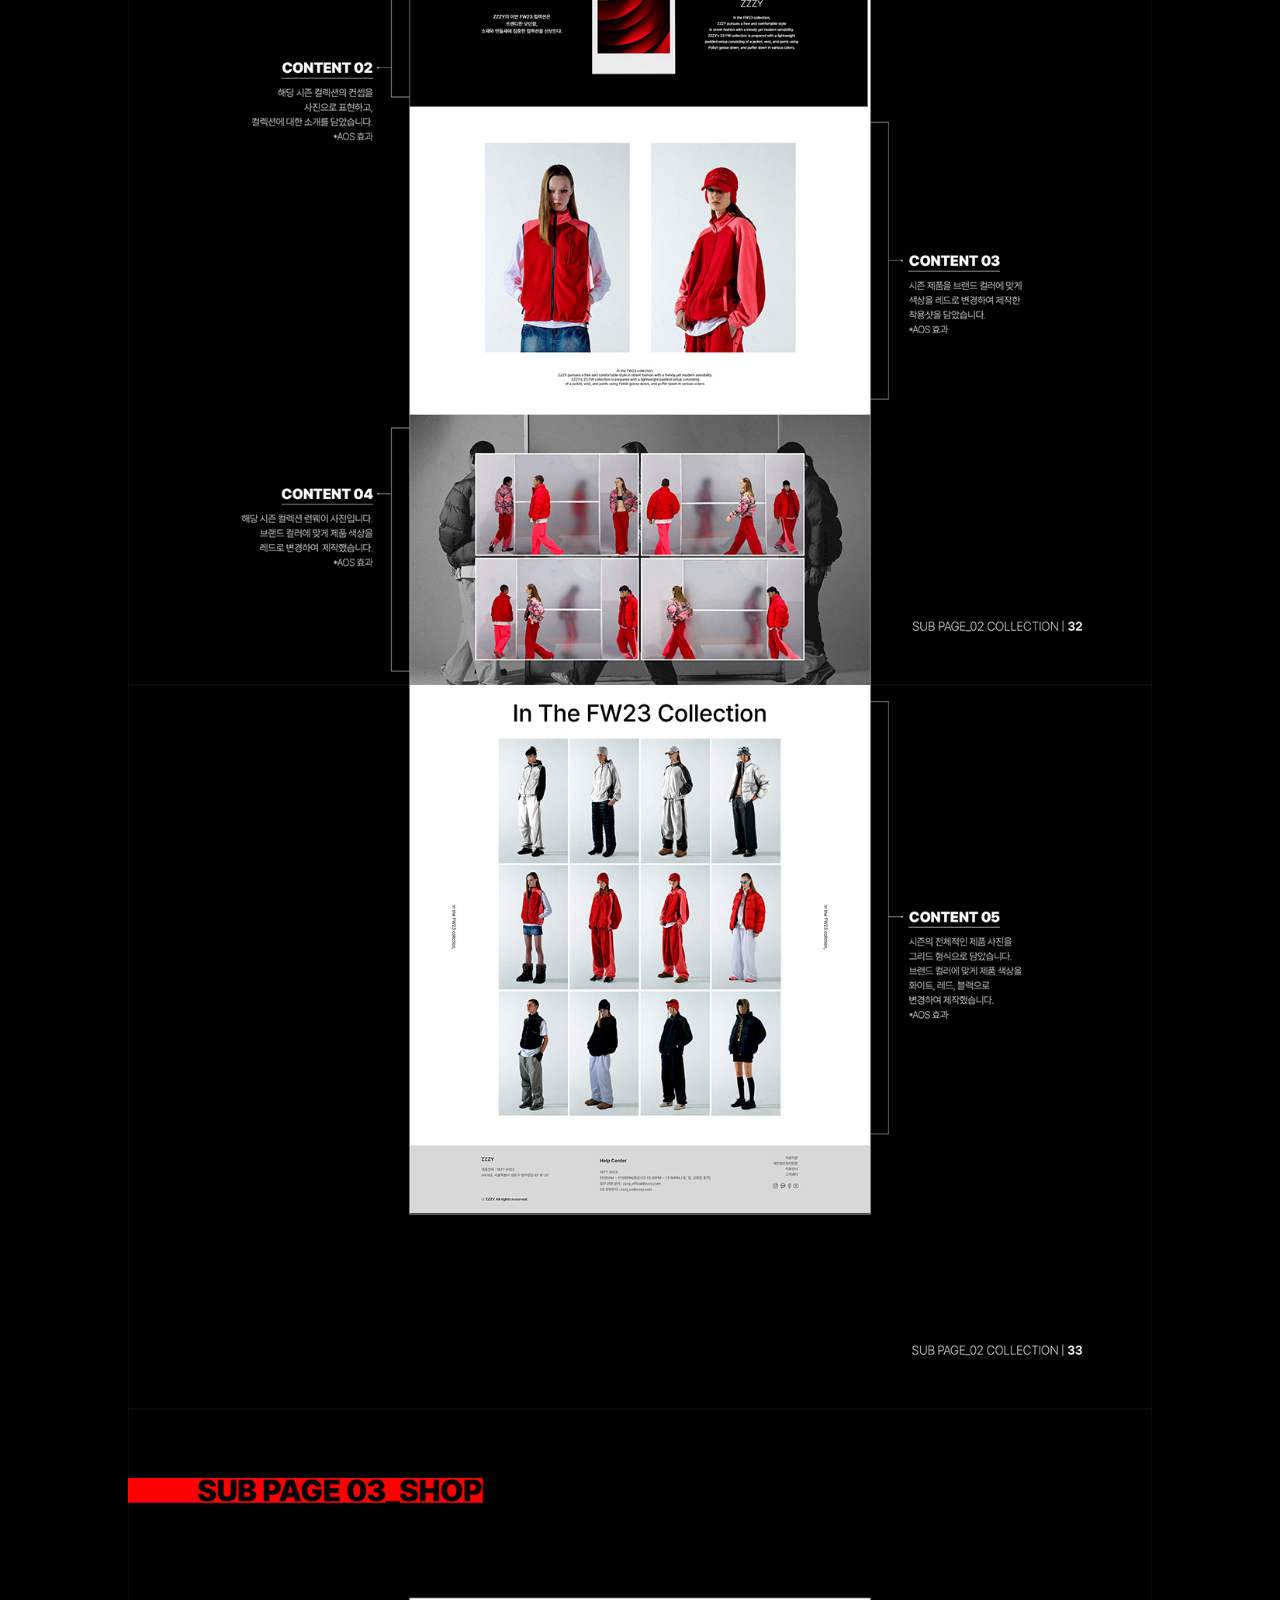
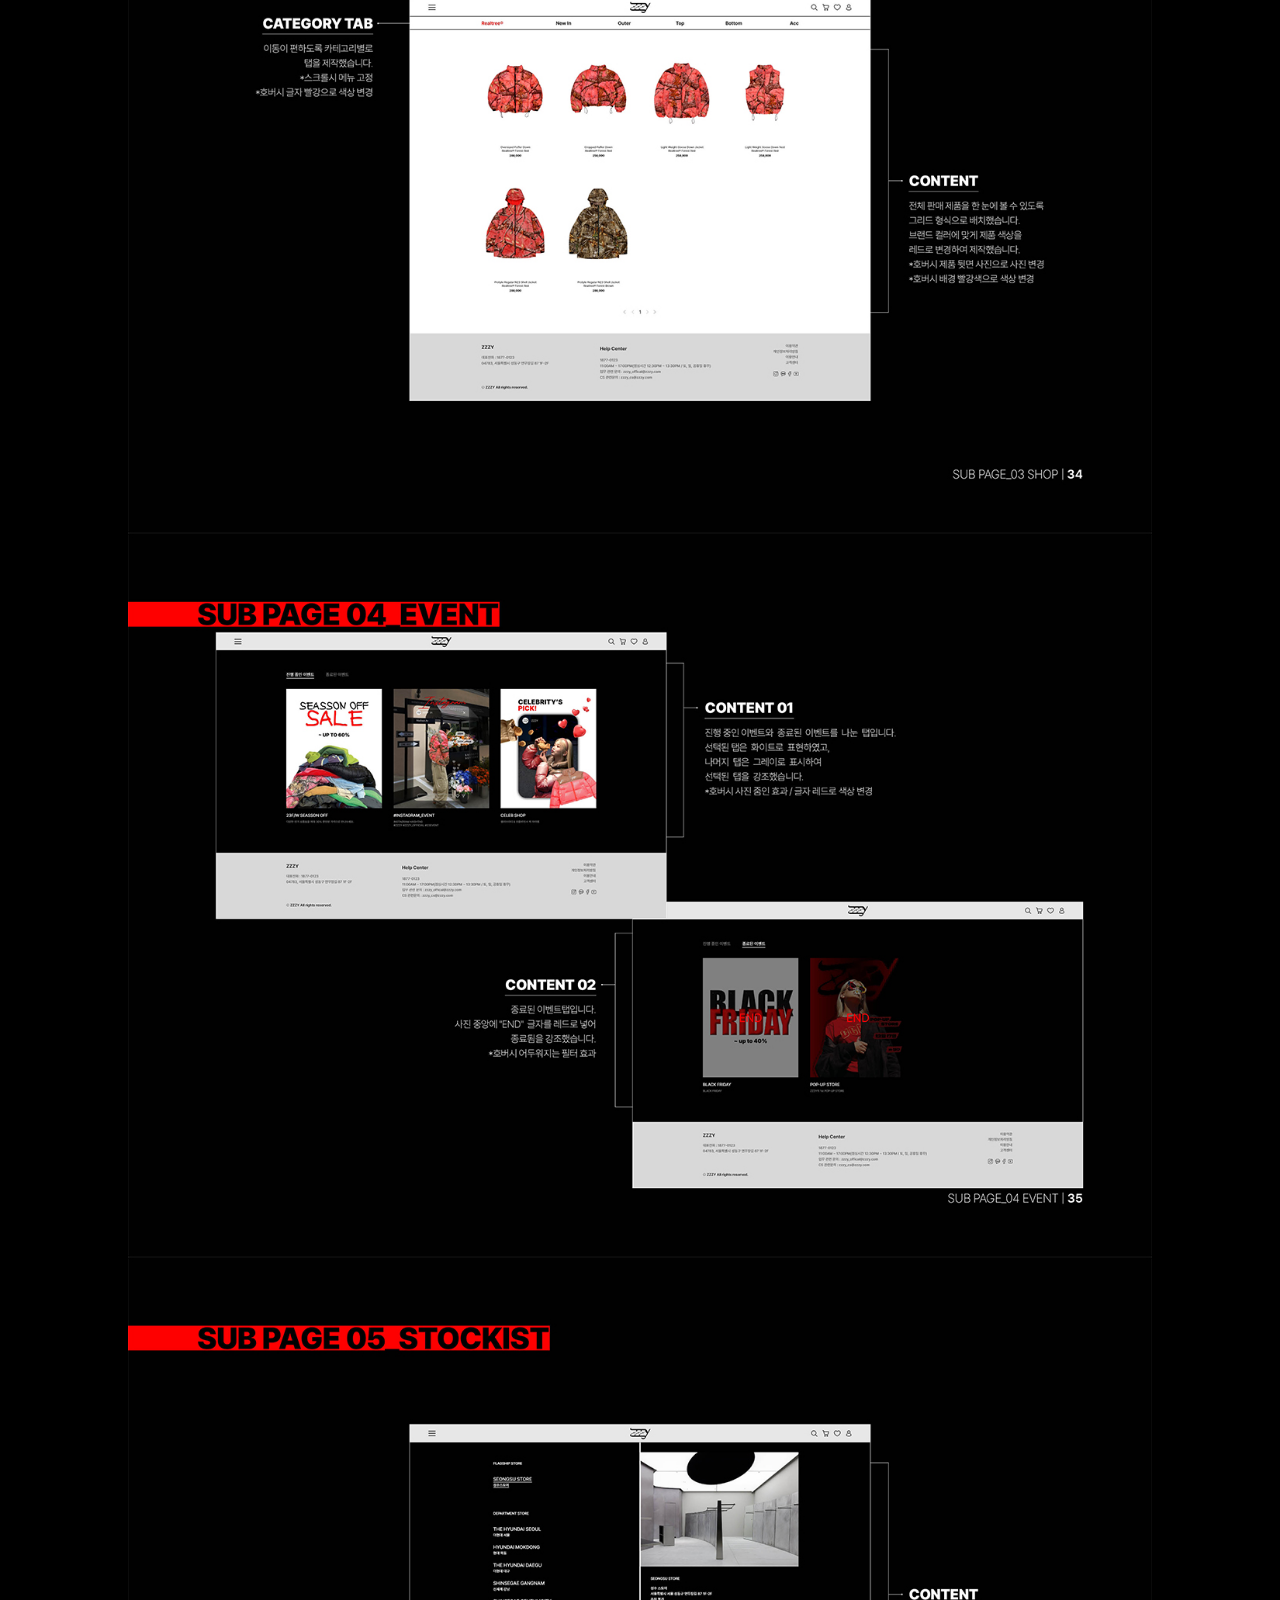
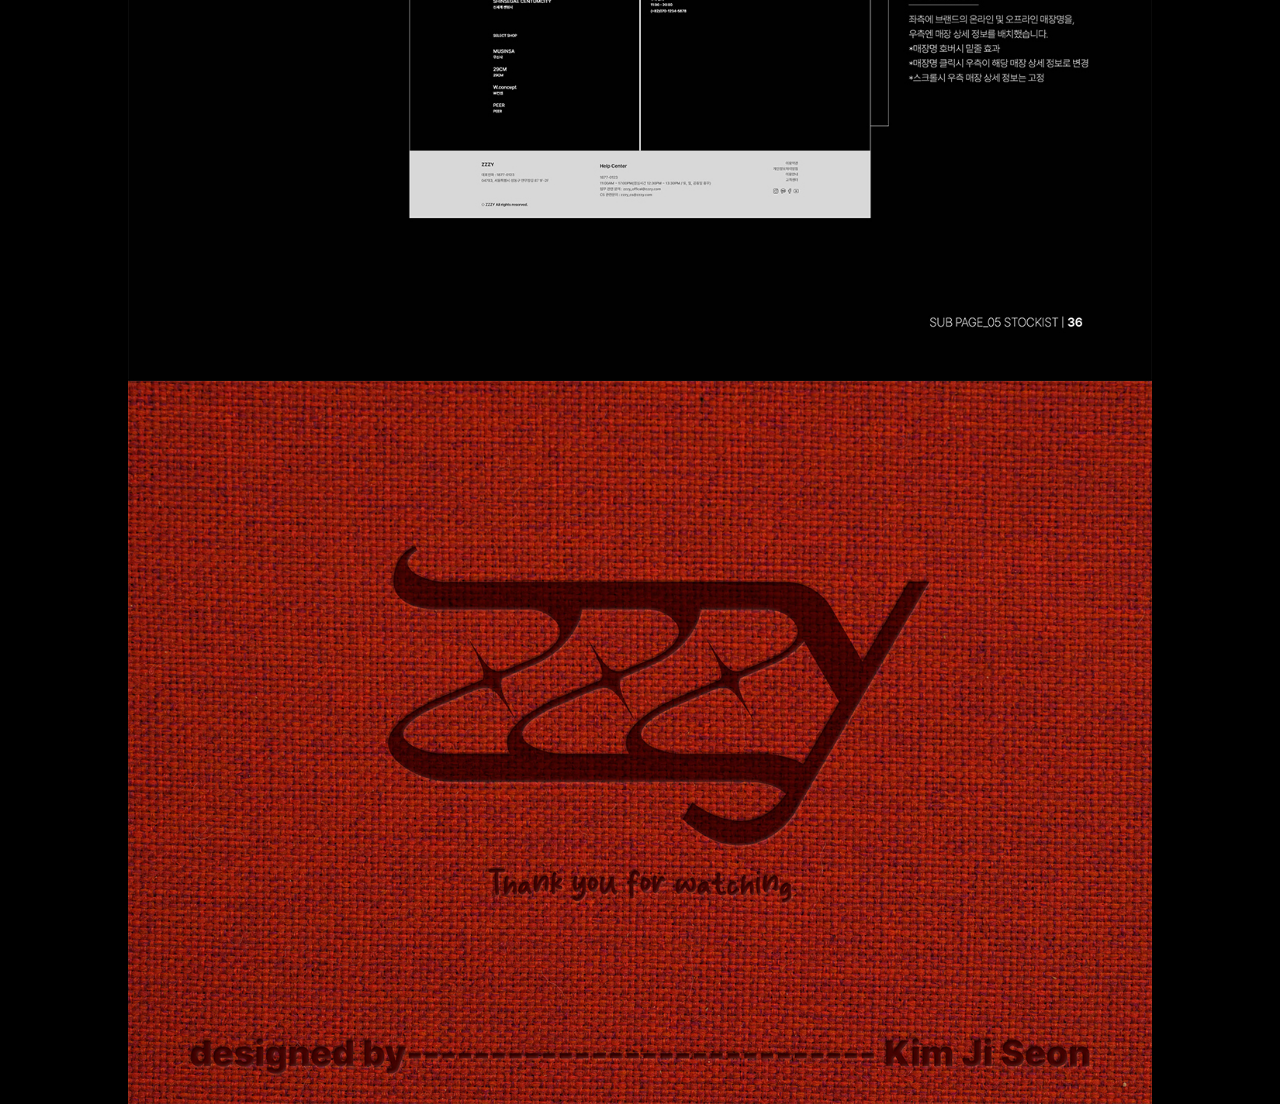
<file: zzzy_guide/web.html>
<!DOCTYPE html>
<html lang="ko">
<head>
    <meta charset="UTF-8">
    <meta http-equiv="X-UA-Compatible" content="IE=edge">
    <meta name="viewport" content="width=device-width, initial-scale=1">
    <title>ZZZY_WEB</title>
    
  <link href="./guide_img/pabicon.png" rel="icon" type="image/png" sizes="32x32"><!--파비콘-->
    <link href="https://webfontworld.github.io/pretendard/Pretendard.css" rel="stylesheet">
    <link rel="stylesheet" href="./guide.css">
</head>
<body>
    <div class="brand1">
        <img src="./guide_img/ZZZY21.jpg" alt="WEBDESIGN">
        <img src="./guide_img/ZZZY22.jpg" alt="WEB_COLOR&FONT">
        <img src="./guide_img/ZZZY23.jpg" alt="WIREFRAME">
        <img src="./guide_img/ZZZY24.jpg" alt="OUTPUT">
        <img src="./guide_img/ZZZY25.jpg" alt="MAIN">
        <img src="./guide_img/ZZZY26.jpg" alt="MAIN">
        <img src="./guide_img/ZZZY27.jpg" alt="MAIN">
        <img src="./guide_img/ZZZY28.jpg" alt="SUB01">
        <img src="./guide_img/ZZZY29.jpg" alt="SUB01">
        <img src="./guide_img/ZZZY30.jpg" alt="SUB01">
        <img src="./guide_img/ZZZY31.jpg" alt="SUB02">
        <img src="./guide_img/ZZZY32.jpg" alt="SUB02">
        <img src="./guide_img/ZZZY33.jpg" alt="SUB02">
        <img src="./guide_img/ZZZY34.jpg" alt="SUB03">
        <img src="./guide_img/ZZZY35.jpg" alt="SUB04">
        <img src="./guide_img/ZZZY36.jpg" alt="SUB05">
        <img src="./guide_img/ZZZY37.jpg" alt="뒷표지">

        <!-- 버튼 -->
        <ul class="btn_1">
			<li><a href="#">Top</a></li>
			<li><a href="../index.html#projects">Home</a></li>
		</ul>
    </div>

    
    <script src="https://code.jquery.com/jquery-2.2.0.min.js"></script><!-- 제이쿼리 라이브러리,수정X -->
    <script>
        $('.btn_1 li:nth-of-type(1)').click(function () {
            $('html, body').animate({ scrollTop: 0 }, 400);
            return false;
        });
    </script>
</body>
</html>
</file>
<file: cafe_guide/guide.css>
*{margin:0; padding:0;}
a{text-decoration:none;}
body{
    font-family: 'Pretendard';
    font-size: 16px;
    line-height: 26px;
}

/* 배경색상 */
.brand1{
    background-color: #fff;
}

/* 이미지 크기 */
img{
    width: 80%;
	max-width:1320px;
    display: block;
    margin: auto;
}

/* 버튼 */
.btn_1 {
	list-style: none;
	position: fixed;
	bottom: 50px;
	right: 50px;
	text-align: center;
	z-index: 99;
}

.btn_1 li {
	margin: 8px;
}

.btn_1 li a {
	display: inline-block;
	padding: 8px 0;
	width: 80px;
	border-radius: 10px;
	box-shadow: 2px 2px 5px rgba(0, 0, 0, 0.3);
	background: #fff;
	color: #ff99ff;
	border: 2px solid #ff99ff;
	font-weight: bold;
}

.btn_1 li a:hover{
	background-color: #ff99ff;
	color: #fff;
}
</file>
<file: zzzy_guide/guide.css>
*{margin:0; padding:0;}
a{text-decoration:none;}
body{
    font-family: 'Pretendard';
    font-size: 16px;
    line-height: 26px;
}

/* 배경색상 */
.brand1{
    background-color: #000;
}

/* 이미지 크기 */
img{
    width: 80%;
	max-width:1320px;
    display: block;
    margin: auto;
}

/* 버튼 */
.btn_1 {
	list-style: none;
	position: fixed;
	bottom: 50px;
	right: 50px;
	text-align: center;
	z-index: 99;
}

.btn_1 li {
	margin: 5px;
}

.btn_1 li a {
	display: inline-block;
	padding: 10px 0;
	width: 80px;
	border-radius: 50px;
	box-shadow: 2px 2px 5px rgba(0, 0, 0, 0.3);
	background: #fff;
	color: #ff0000;
	border: 2px solid #ff0000;
	font-weight: bold;
}

.btn_1 li a:hover{
	background-color: #ff0000;
	color: #fff;
}
</file>
